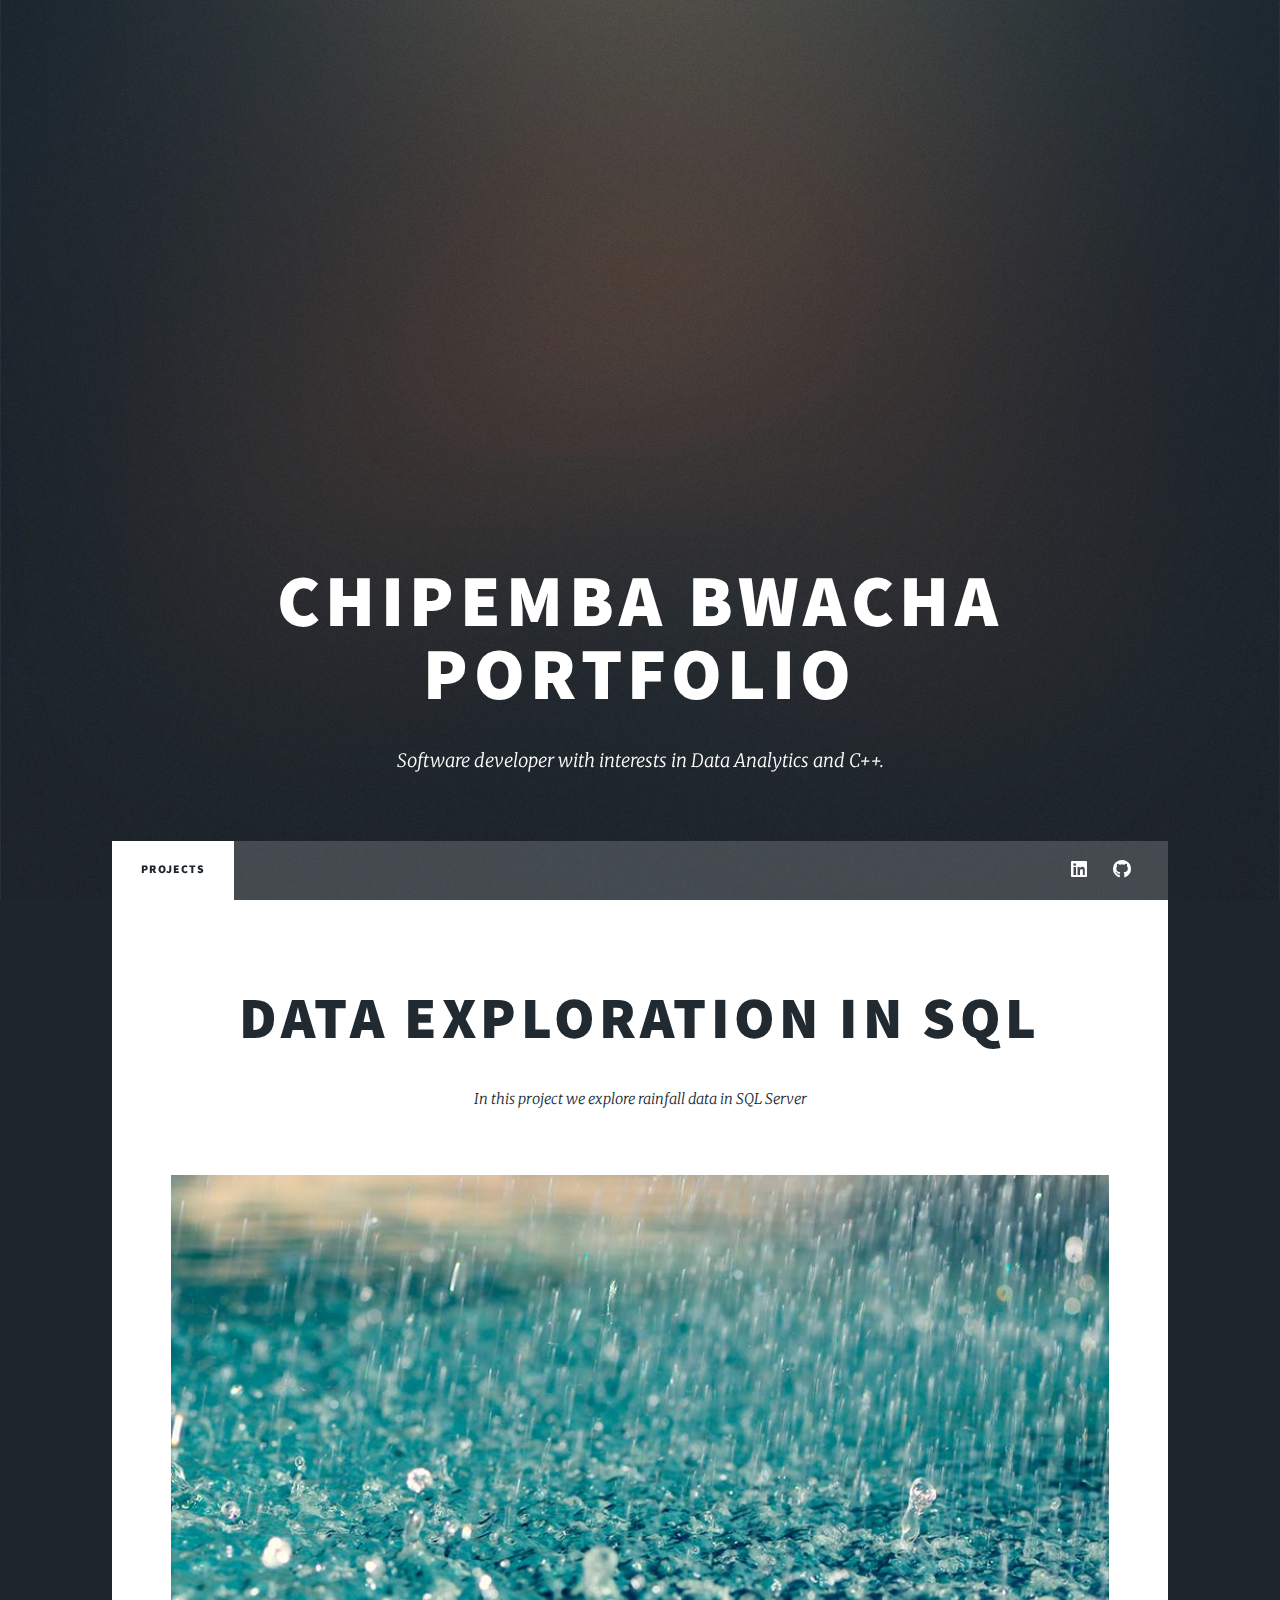
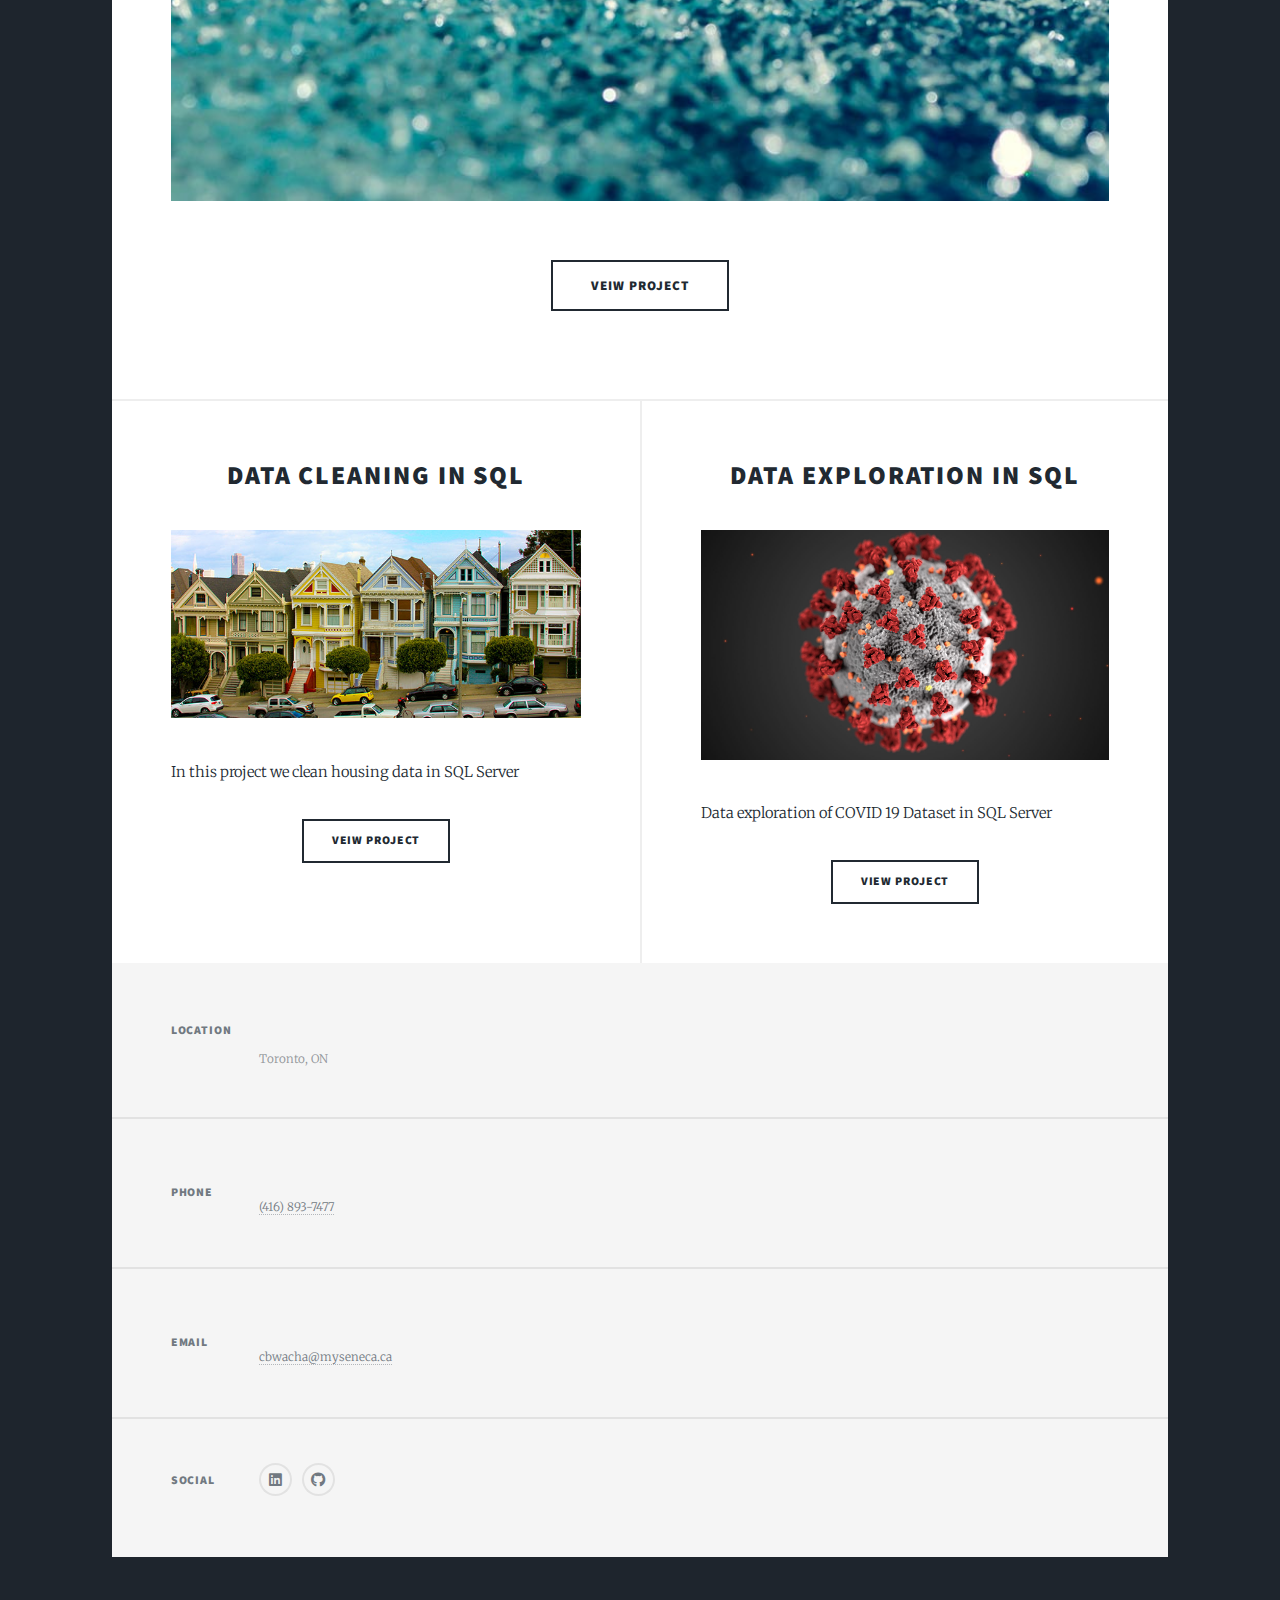
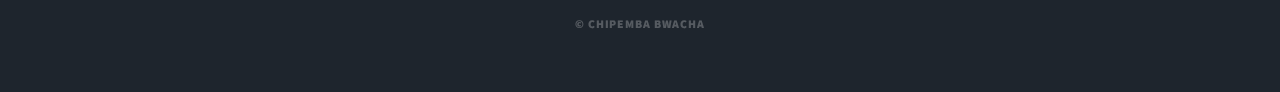
<file: index.html>
<!DOCTYPE HTML>
<!--
	Massively by HTML5 UP
	html5up.net | @ajlkn
	Free for personal and commercial use under the CCA 3.0 license (html5up.net/license)
-->
<html>
	<head>
		<title>Chipembab's Portfolio</title>
		<meta charset="utf-8" />
		<meta name="viewport" content="width=device-width, initial-scale=1, user-scalable=no" />
		<link rel="stylesheet" href="assets/css/main.css" />
		<noscript><link rel="stylesheet" href="assets/css/noscript.css" /></noscript>
	</head>
	<body class="is-preload">

		<!-- Wrapper -->
			<div id="wrapper" class="fade-in">

				<!-- Intro -->
					<div id="intro">
						<h1>Chipemba Bwacha<br/>
							Portfolio
						</h1>
						<p> Software developer with interests in Data Analytics and C++. </p>
						<!-- <ul class="actions">
							<li><a href="#header" class="button icon solid solo fa-arrow-up scrolly">Continue</a></li>
						</ul> -->
					</div>

				<!-- Nav -->
					<nav id="nav">
						<ul class="links">
							<li class="active"><a href="index.html">Projects</a></li>
						</ul>
						<ul class="icons">
							<li><a href="https://www.linkedin.com/in/chipembabwacha" class="icon brands alt fa-linkedin"><span class="label">linkedin</span></a></li>
							<li><a href="https://github.com/Chipemba?tab=repositories" class="icon brands alt fa-github"><span class="label">GitHub</span></a></li>
						</ul>
					</nav>

				<!-- Main -->
					<div id="main">

						<!-- Featured Post -->
							<article class="post featured">
								<header class="major">
									<h2><a href="ClimateChange/rainfallcc.html">Data Exploration In SQL<br/>
									</a></h2>
									<p>In this project we explore rainfall data in SQL Server</p>
								</header>
								<a href="ClimateChange/rainfallcc.html" class="image main"><img src="images/rainfallcc/rainfall.jpg" alt="" /></a>
								<ul class="actions special">
									<li><a href="ClimateChange/rainfallcc.html" class="button large">Veiw Project</a></li>
								</ul>
							</article>

						<!-- Posts -->
						<section class="posts">

								<article class="posts">
									<header >
										<h2>
											<a href="https://github.com/Chipemba/PortfolioProjects/blob/main/Nashville%20Housing%20-%20CleaningSQL.sql">Data Cleaning In SQL</a>
										</h2>
									</header>
									<a href="https://github.com/Chipemba/PortfolioProjects/blob/main/Nashville%20Housing%20-%20CleaningSQL.sql" class="image fit"><img src="images/housing.jpg" alt="" /></a>
									<p>In this project we clean housing data in SQL Server</p>
									<ul class="actions special">
										<li><a href="https://github.com/Chipemba/PortfolioProjects/blob/main/Nashville%20Housing%20-%20CleaningSQL.sql" class="button">Veiw Project</a></li>
									</ul>
								</article>

								<article class="posts">
									<header>
										<h2>
											<a href="https://github.com/Chipemba/PortfolioProjects/blob/main/COVID%20Portfolio%20Project%20-%20ExplorationSQL.sql">Data Exploration in SQL</a>
										</h2>
									</header>
									<a href="https://github.com/Chipemba/PortfolioProjects/blob/main/COVID%20Portfolio%20Project%20-%20ExplorationSQL.sql" class="image fit"><img src="images/covid.jpg" alt="" /></a>
									<p>Data exploration of COVID 19 Dataset in SQL Server</p>
									<ul class="actions special">
										<li><a href="https://github.com/Chipemba/PortfolioProjects/blob/main/COVID%20Portfolio%20Project%20-%20ExplorationSQL.sql" class="button">View Project</a></li>
									</ul>
								</article>
								
						</section>
					</div>

				<!-- Footer -->
					<footer id="footer">
						<section class="split contact">
							<section class="alt">
								<h3>Location</h3>
								<p><br/>Toronto, ON</p>
							</section>
							<section>
								<h3>Phone</h3>
								<p></br><a href="#">(416) 893-7477</a></p>
							</section>
							<section>
								<h3>Email</h3>
								<p></br><a href="#">cbwacha@myseneca.ca</a></p>
							</section>
							<section>
								<h3>Social</h3>
								<ul class="icons alt">
									<li><a href="https://www.linkedin.com/in/chipembabwacha" class="icon brands alt fa-linkedin"><span class="label">linkedin</span></a></li>
									<li><a href="https://github.com/Chipemba?tab=repositories" class="icon brands alt fa-github"><span class="label">GitHub</span></a></li>
								</ul>
							</section>
						</section>
					</footer>
					<!-- Copyright -->
					<div id="copyright">
						<ul><li>&copy; chipemba bwacha</li></ul>
					</div>
			</div>

		<!-- Scripts -->
			<script src="assets/js/jquery.min.js"></script>
			<script src="assets/js/jquery.scrollex.min.js"></script>
			<script src="assets/js/jquery.scrolly.min.js"></script>
			<script src="assets/js/browser.min.js"></script>
			<script src="assets/js/breakpoints.min.js"></script>
			<script src="assets/js/util.js"></script>
			<script src="assets/js/main.js"></script>

	</body>
</html>
</file>
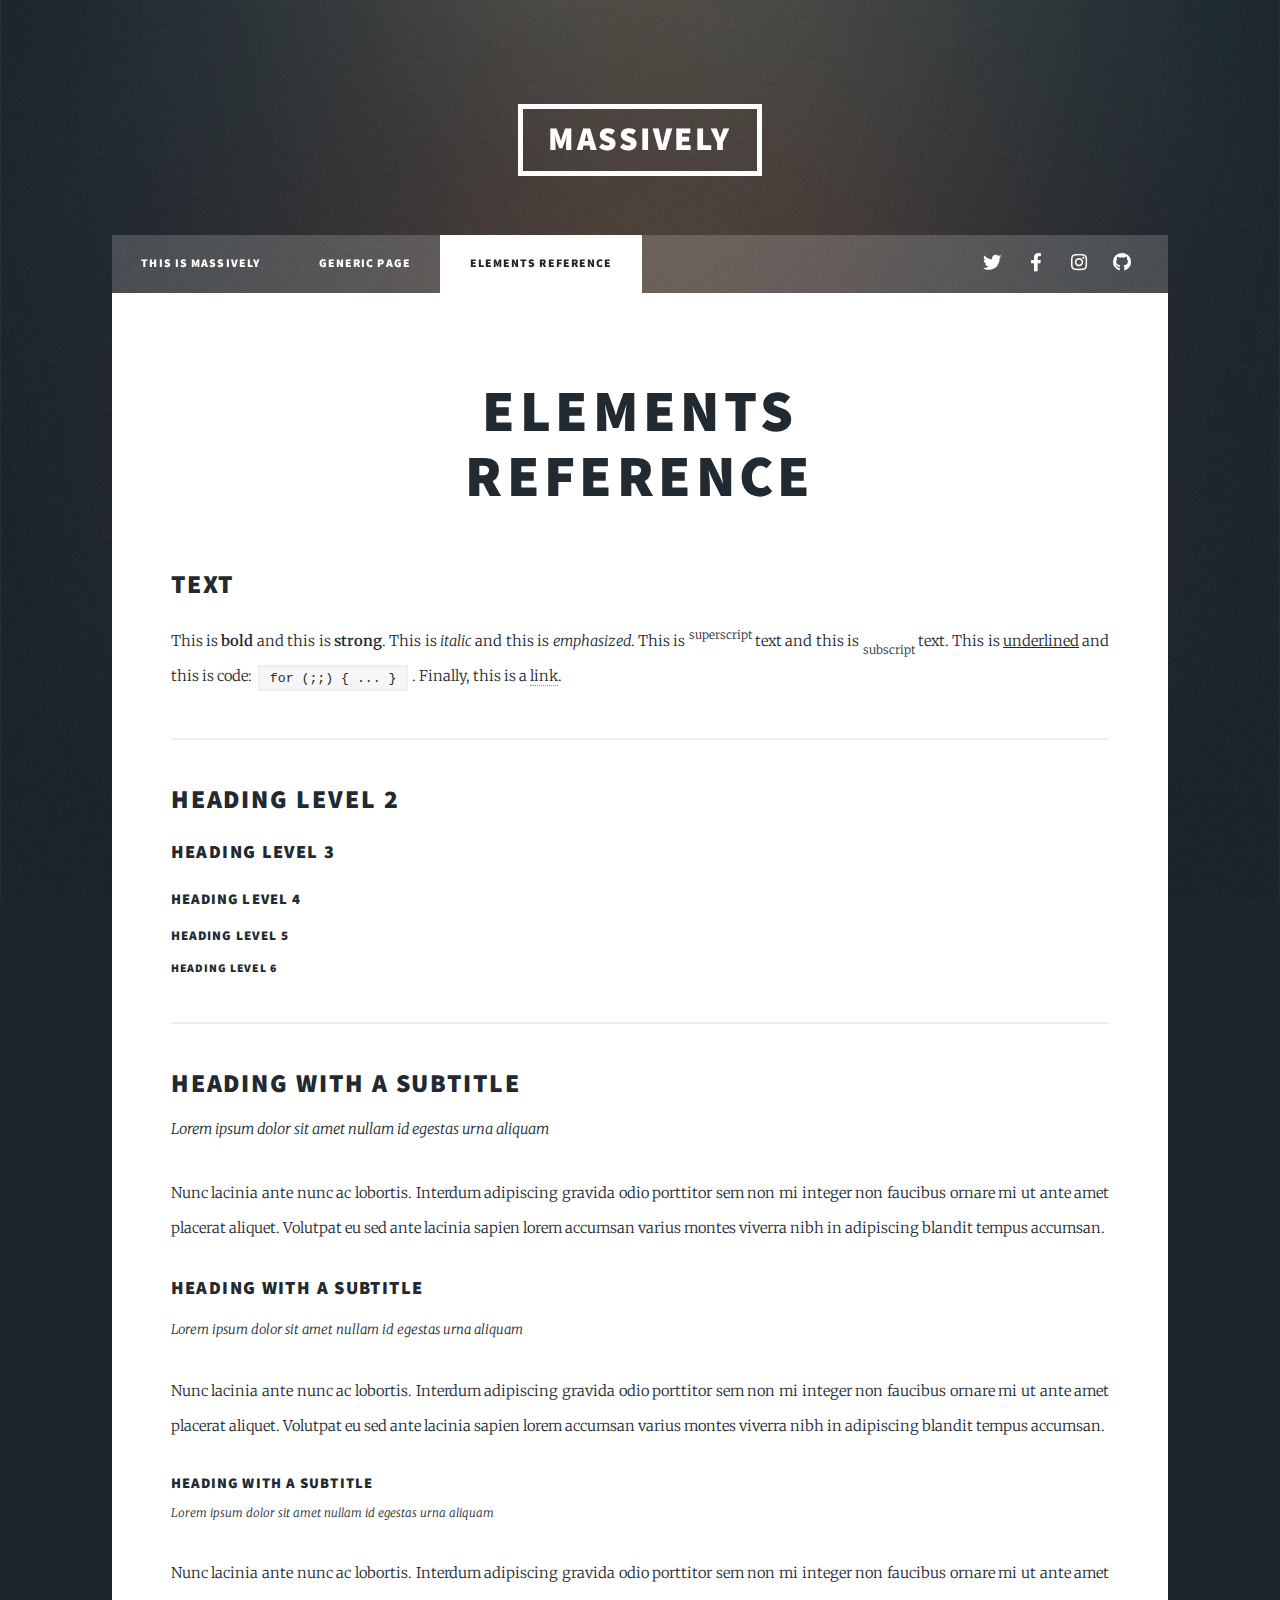
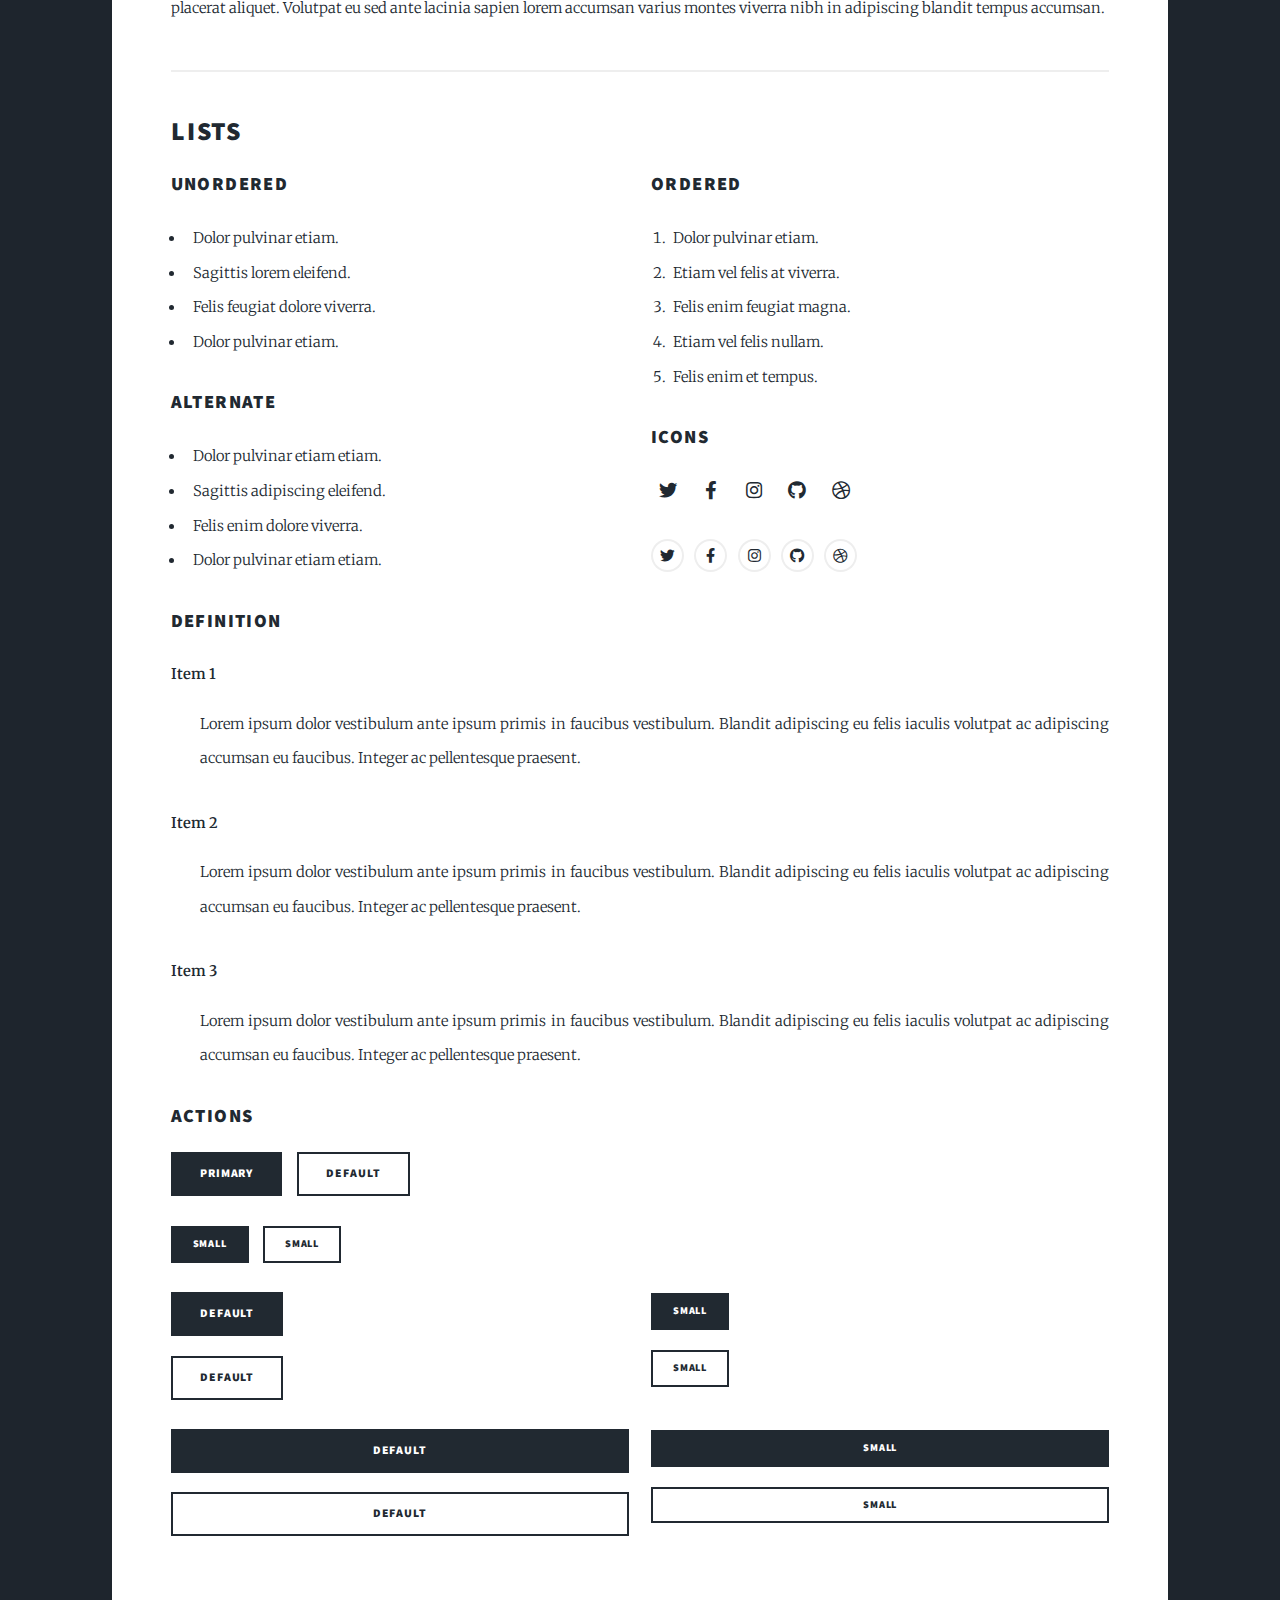
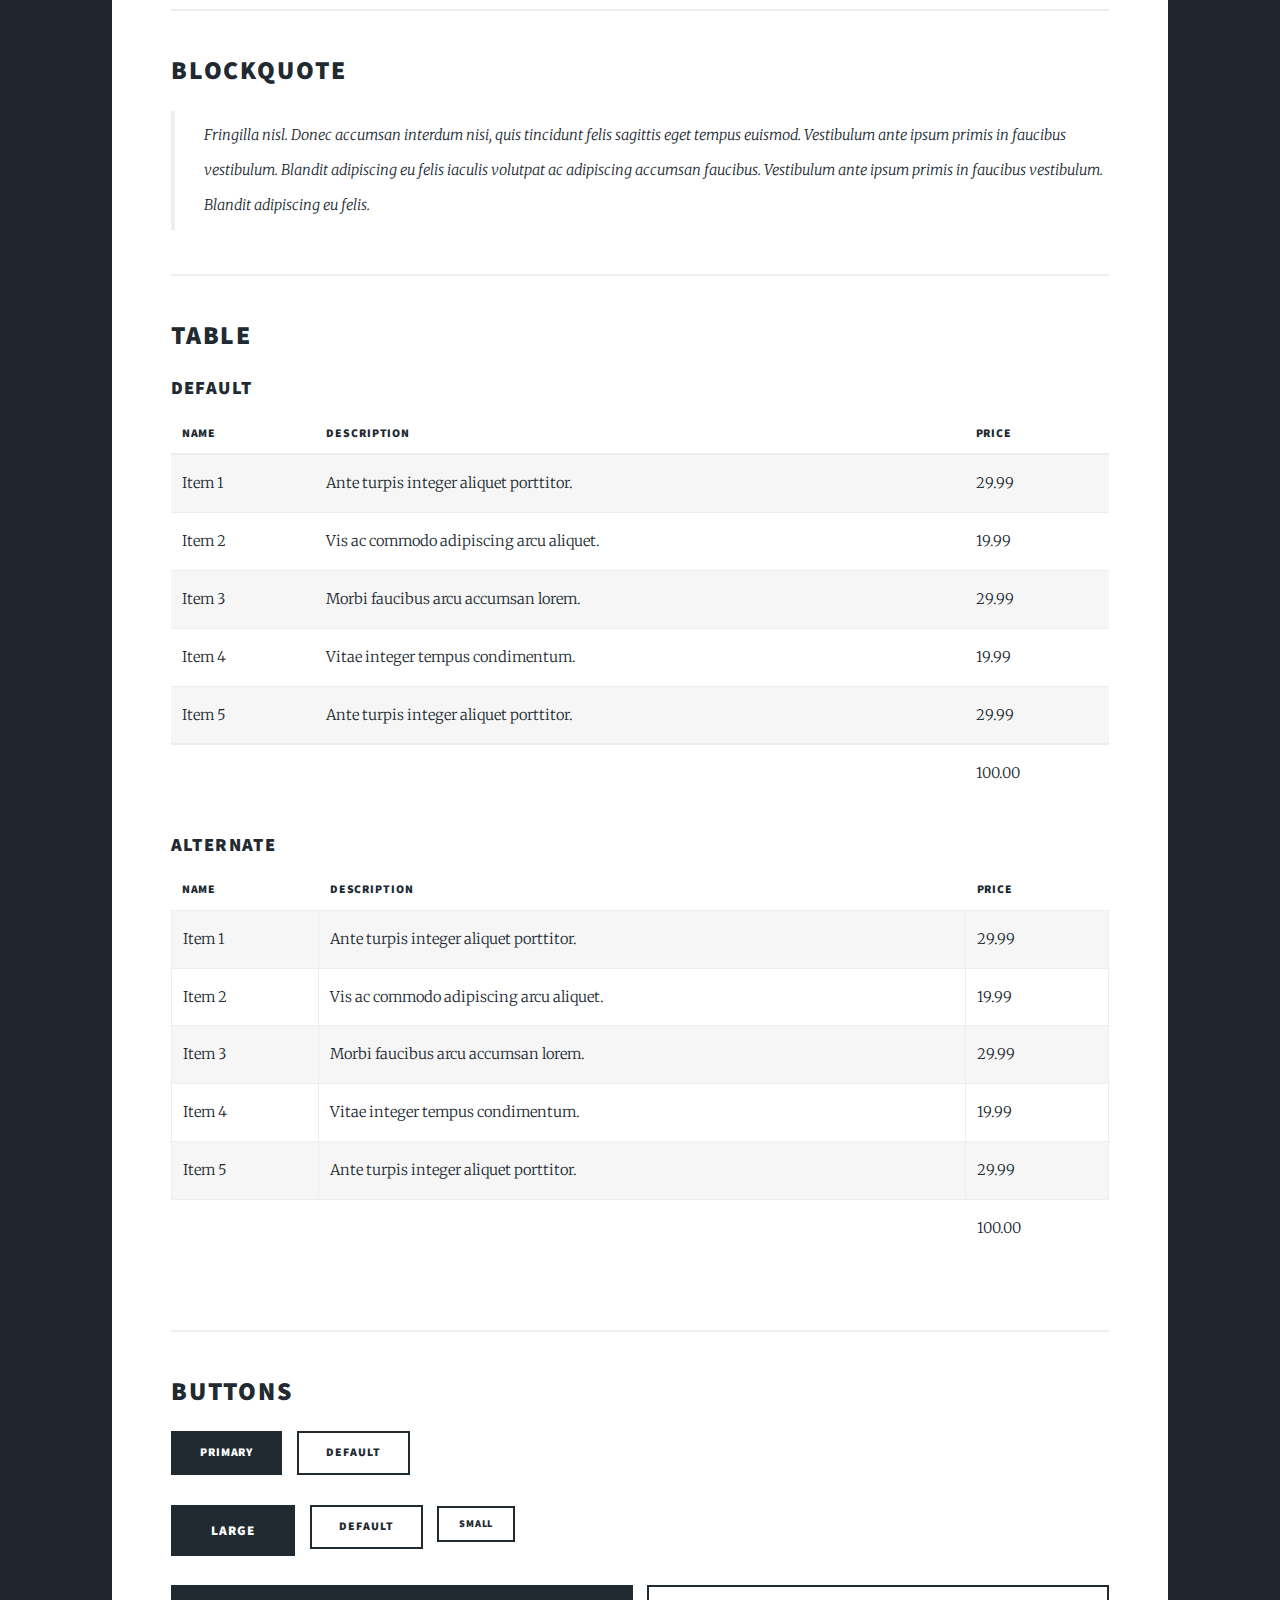
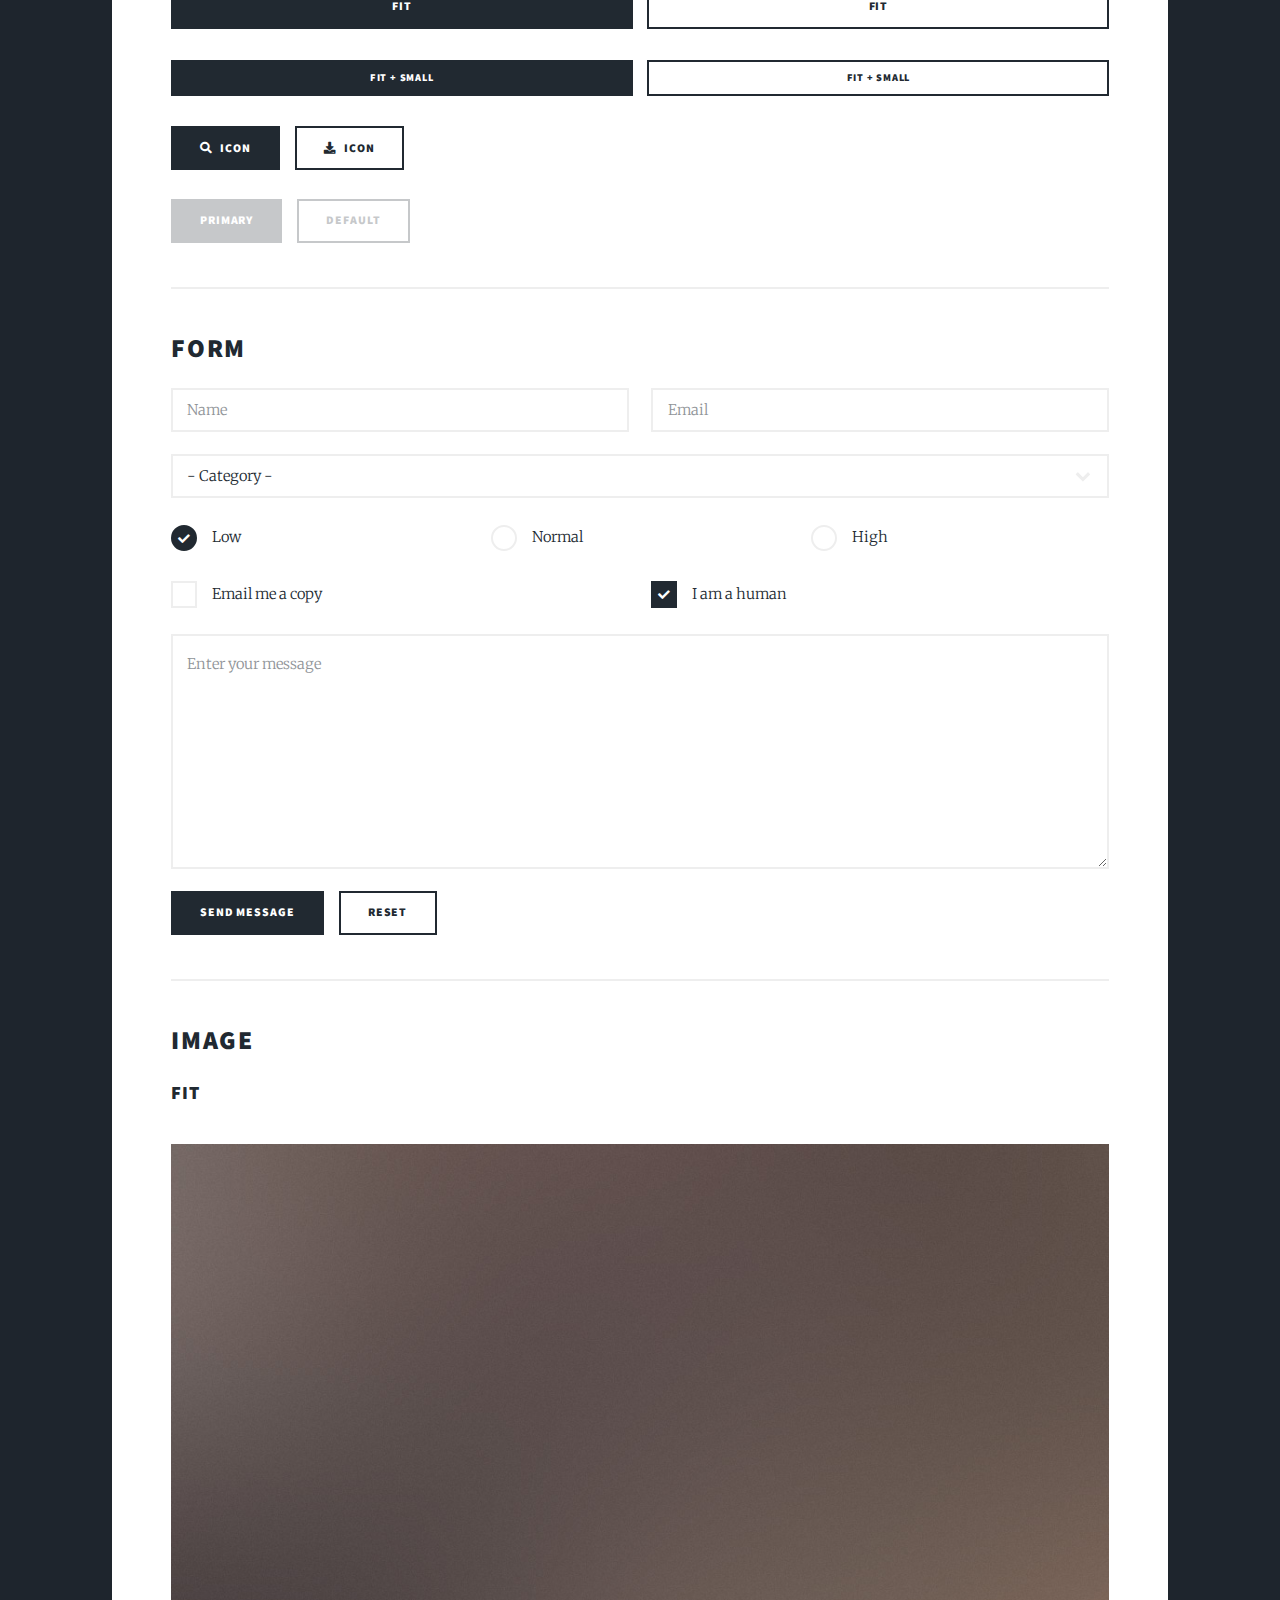
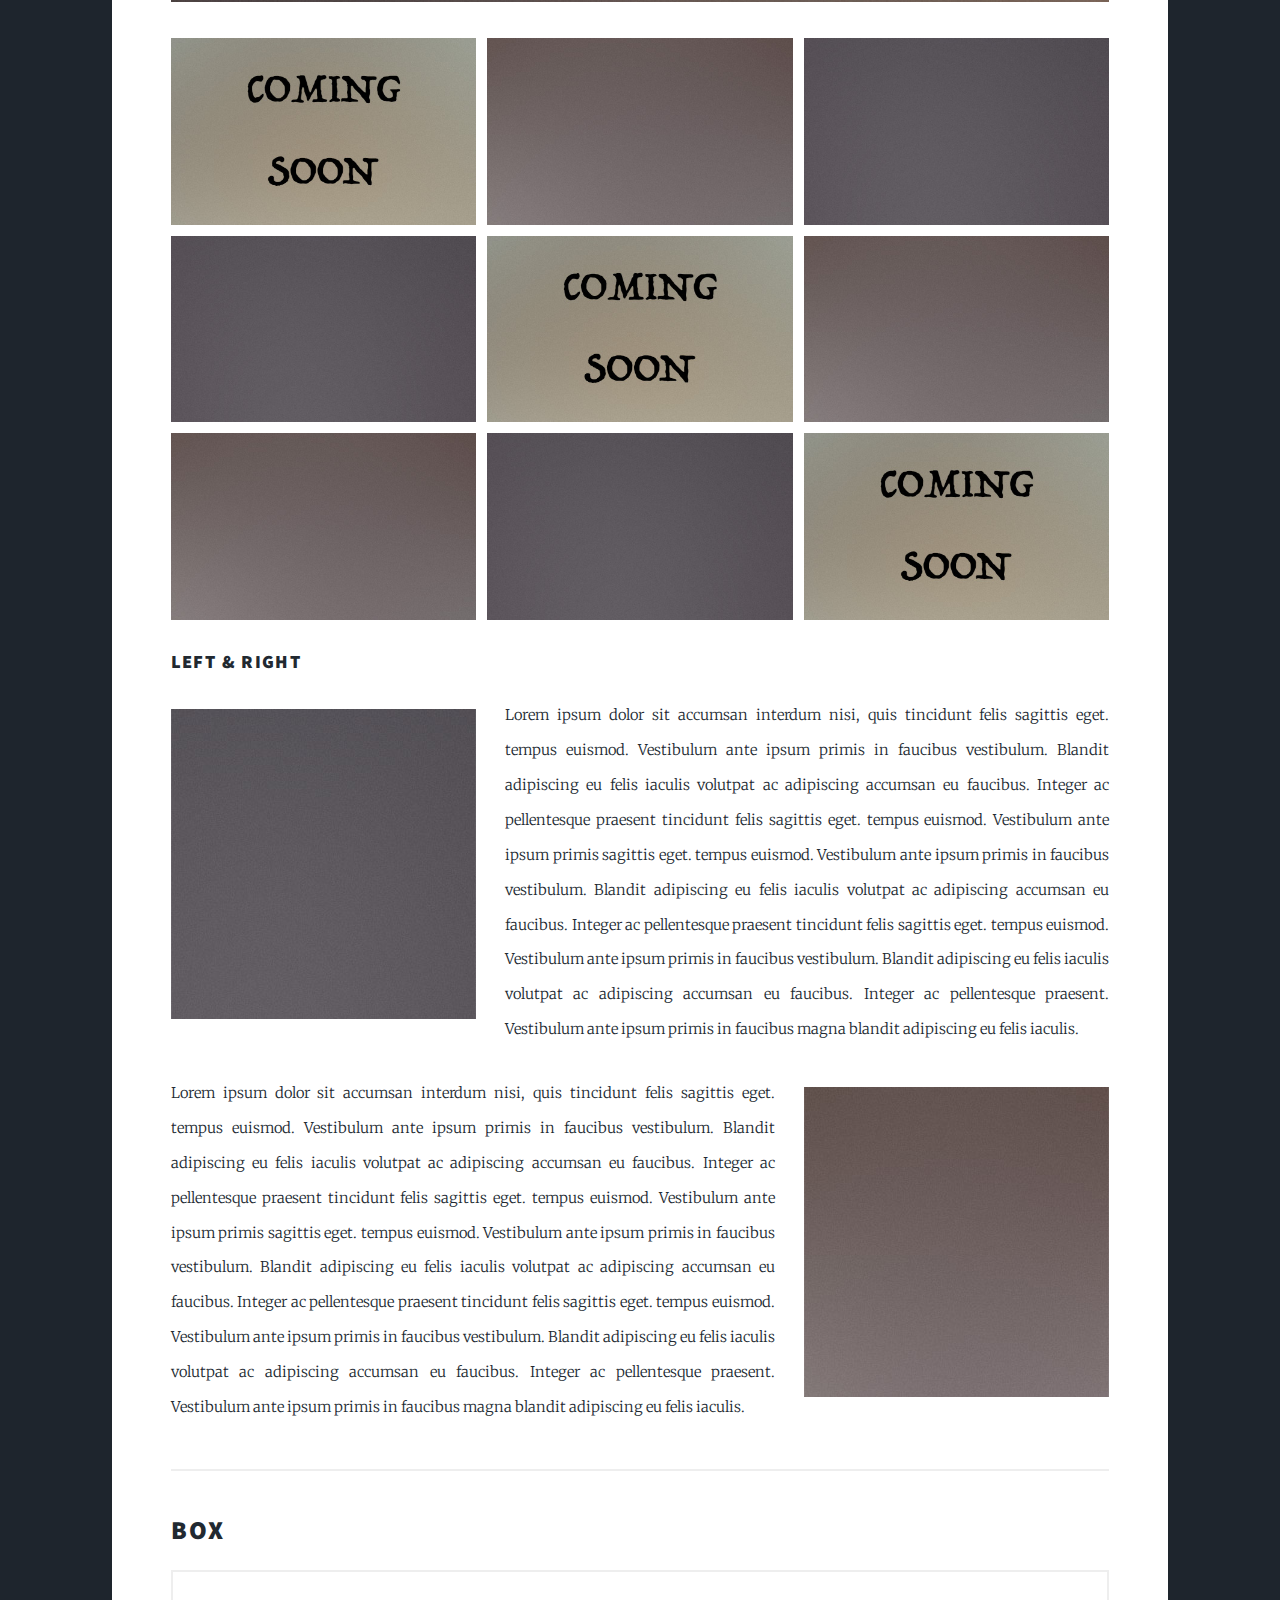
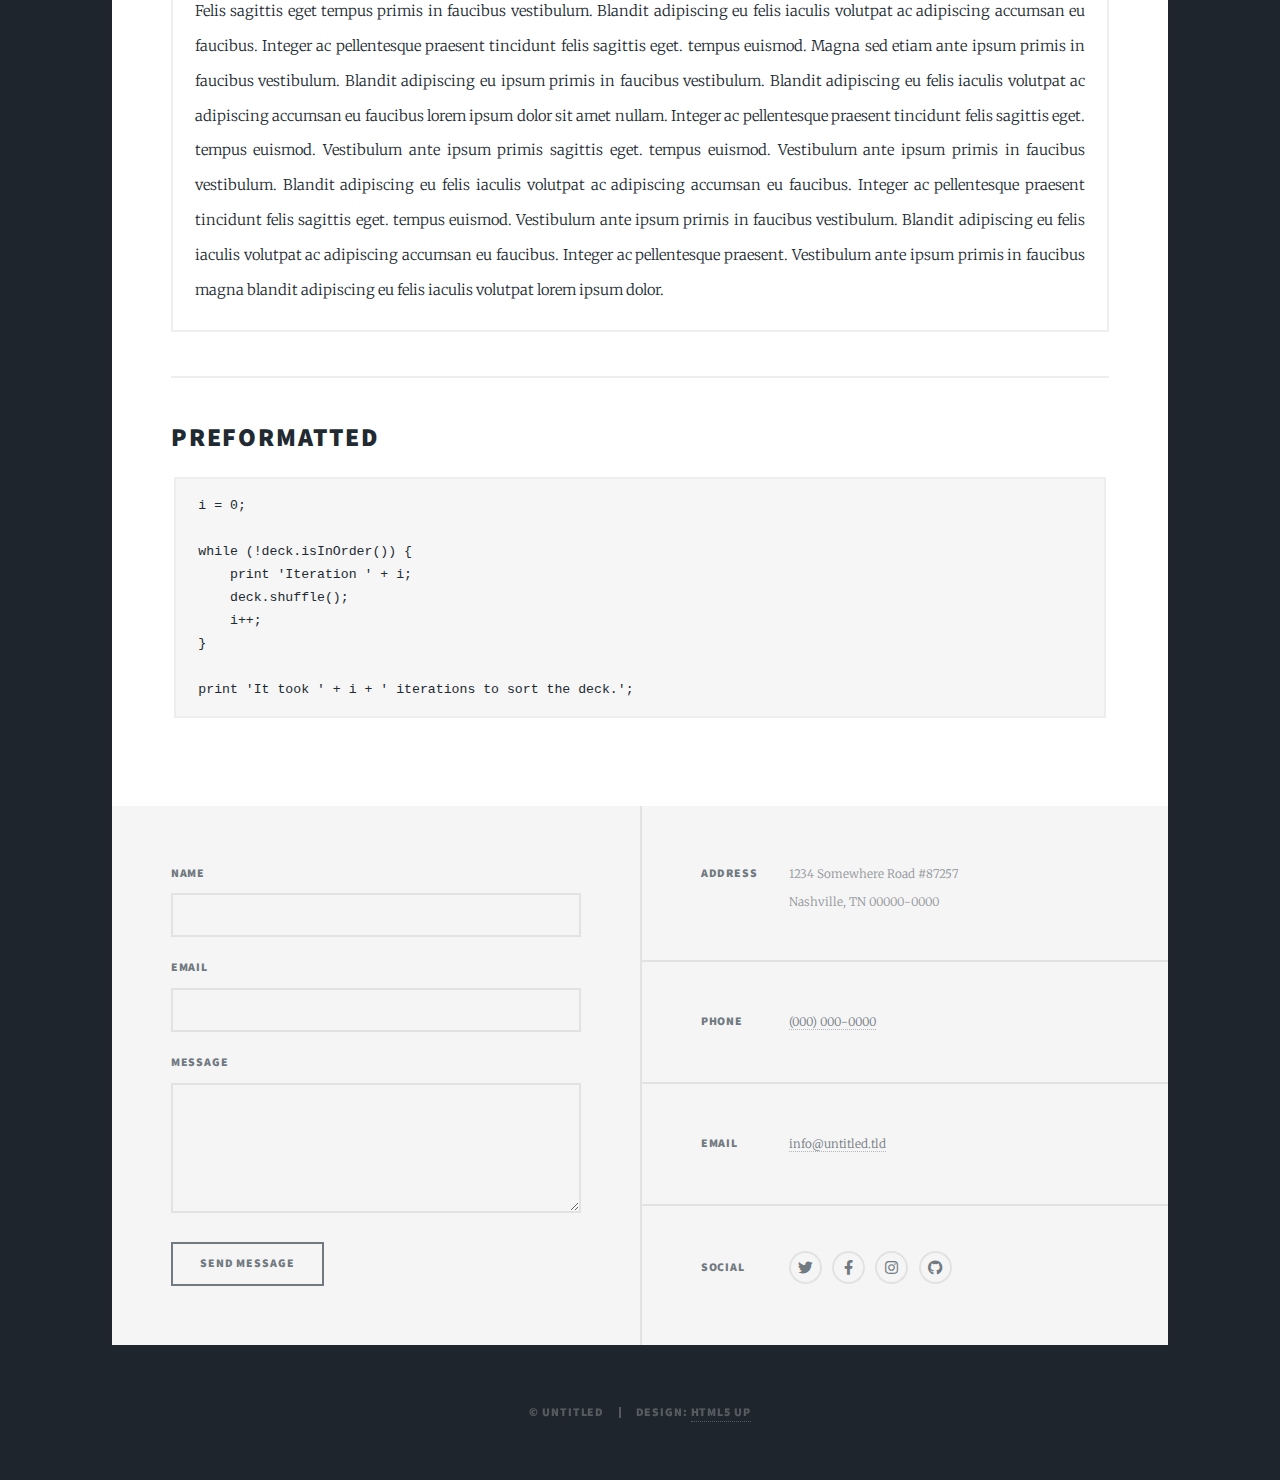
<file: elements.html>
<!DOCTYPE HTML>
<!--
	Massively by HTML5 UP
	html5up.net | @ajlkn
	Free for personal and commercial use under the CCA 3.0 license (html5up.net/license)
-->
<html>
	<head>
		<title>Elements Reference - Massively by HTML5 UP</title>
		<meta charset="utf-8" />
		<meta name="viewport" content="width=device-width, initial-scale=1, user-scalable=no" />
		<link rel="stylesheet" href="assets/css/main.css" />
		<noscript><link rel="stylesheet" href="assets/css/noscript.css" /></noscript>
	</head>
	<body class="is-preload">

		<!-- Wrapper -->
			<div id="wrapper">

				<!-- Header -->
					<header id="header">
						<a href="index.html" class="logo">Massively</a>
					</header>

				<!-- Nav -->
					<nav id="nav">
						<ul class="links">
							<li><a href="index.html">This is Massively</a></li>
							<li><a href="generic.html">Generic Page</a></li>
							<li class="active"><a href="elements.html">Elements Reference</a></li>
						</ul>
						<ul class="icons">
							<li><a href="#" class="icon brands fa-twitter"><span class="label">Twitter</span></a></li>
							<li><a href="#" class="icon brands fa-facebook-f"><span class="label">Facebook</span></a></li>
							<li><a href="#" class="icon brands fa-instagram"><span class="label">Instagram</span></a></li>
							<li><a href="#" class="icon brands fa-github"><span class="label">GitHub</span></a></li>
						</ul>
					</nav>

				<!-- Main -->
					<div id="main">

						<!-- Post -->
							<section class="post">
								<header class="major">
									<h1>Elements<br />
									Reference</h1>
								</header>

								<!-- Text stuff -->
									<h2>Text</h2>
									<p>This is <b>bold</b> and this is <strong>strong</strong>. This is <i>italic</i> and this is <em>emphasized</em>.
									This is <sup>superscript</sup> text and this is <sub>subscript</sub> text.
									This is <u>underlined</u> and this is code: <code>for (;;) { ... }</code>.
									Finally, this is a <a href="#">link</a>.</p>
									<hr />
									<h2>Heading Level 2</h2>
									<h3>Heading Level 3</h3>
									<h4>Heading Level 4</h4>
									<h5>Heading Level 5</h5>
									<h6>Heading Level 6</h6>
									<hr />
									<header>
										<h2>Heading with a Subtitle</h2>
										<p>Lorem ipsum dolor sit amet nullam id egestas urna aliquam</p>
									</header>
									<p>Nunc lacinia ante nunc ac lobortis. Interdum adipiscing gravida odio porttitor sem non mi integer non faucibus ornare mi ut ante amet placerat aliquet. Volutpat eu sed ante lacinia sapien lorem accumsan varius montes viverra nibh in adipiscing blandit tempus accumsan.</p>
									<header>
										<h3>Heading with a Subtitle</h3>
										<p>Lorem ipsum dolor sit amet nullam id egestas urna aliquam</p>
									</header>
									<p>Nunc lacinia ante nunc ac lobortis. Interdum adipiscing gravida odio porttitor sem non mi integer non faucibus ornare mi ut ante amet placerat aliquet. Volutpat eu sed ante lacinia sapien lorem accumsan varius montes viverra nibh in adipiscing blandit tempus accumsan.</p>
									<header>
										<h4>Heading with a Subtitle</h4>
										<p>Lorem ipsum dolor sit amet nullam id egestas urna aliquam</p>
									</header>
									<p>Nunc lacinia ante nunc ac lobortis. Interdum adipiscing gravida odio porttitor sem non mi integer non faucibus ornare mi ut ante amet placerat aliquet. Volutpat eu sed ante lacinia sapien lorem accumsan varius montes viverra nibh in adipiscing blandit tempus accumsan.</p>

									<hr />

								<!-- Lists -->
									<h2>Lists</h2>
									<div class="row">
										<div class="col-6 col-12-small">

											<h3>Unordered</h3>
											<ul>
												<li>Dolor pulvinar etiam.</li>
												<li>Sagittis lorem eleifend.</li>
												<li>Felis feugiat dolore viverra.</li>
												<li>Dolor pulvinar etiam.</li>
											</ul>

											<h3>Alternate</h3>
											<ul class="alt">
												<li>Dolor pulvinar etiam etiam.</li>
												<li>Sagittis adipiscing eleifend.</li>
												<li>Felis enim dolore viverra.</li>
												<li>Dolor pulvinar etiam etiam.</li>
											</ul>

										</div>
										<div class="col-6 col-12-small">

											<h3>Ordered</h3>
											<ol>
												<li>Dolor pulvinar etiam.</li>
												<li>Etiam vel felis at viverra.</li>
												<li>Felis enim feugiat magna.</li>
												<li>Etiam vel felis nullam.</li>
												<li>Felis enim et tempus.</li>
											</ol>

											<h3>Icons</h3>
											<ul class="icons">
												<li><a href="#" class="icon brands fa-twitter"><span class="label">Twitter</span></a></li>
												<li><a href="#" class="icon brands fa-facebook-f"><span class="label">Facebook</span></a></li>
												<li><a href="#" class="icon brands fa-instagram"><span class="label">Instagram</span></a></li>
												<li><a href="#" class="icon brands fa-github"><span class="label">Github</span></a></li>
												<li><a href="#" class="icon brands fa-dribbble"><span class="label">Dribbble</span></a></li>
											</ul>
											<ul class="icons alt">
												<li><a href="#" class="icon brands alt fa-twitter"><span class="label">Twitter</span></a></li>
												<li><a href="#" class="icon brands alt fa-facebook-f"><span class="label">Facebook</span></a></li>
												<li><a href="#" class="icon brands alt fa-instagram"><span class="label">Instagram</span></a></li>
												<li><a href="#" class="icon brands alt fa-github"><span class="label">Github</span></a></li>
												<li><a href="#" class="icon brands alt fa-dribbble"><span class="label">Dribbble</span></a></li>
											</ul>

										</div>
									</div>
									<h3>Definition</h3>
									<dl>
										<dt>Item 1</dt>
										<dd>
											<p>Lorem ipsum dolor vestibulum ante ipsum primis in faucibus vestibulum. Blandit adipiscing eu felis iaculis volutpat ac adipiscing accumsan eu faucibus. Integer ac pellentesque praesent.</p>
										</dd>
										<dt>Item 2</dt>
										<dd>
											<p>Lorem ipsum dolor vestibulum ante ipsum primis in faucibus vestibulum. Blandit adipiscing eu felis iaculis volutpat ac adipiscing accumsan eu faucibus. Integer ac pellentesque praesent.</p>
										</dd>
										<dt>Item 3</dt>
										<dd>
											<p>Lorem ipsum dolor vestibulum ante ipsum primis in faucibus vestibulum. Blandit adipiscing eu felis iaculis volutpat ac adipiscing accumsan eu faucibus. Integer ac pellentesque praesent.</p>
										</dd>
									</dl>

									<h3>Actions</h3>
									<ul class="actions">
										<li><a href="#" class="button primary">Primary</a></li>
										<li><a href="#" class="button">Default</a></li>
									</ul>
									<ul class="actions small">
										<li><a href="#" class="button primary small">Small</a></li>
										<li><a href="#" class="button small">Small</a></li>
									</ul>
									<div class="row">
										<div class="col-6 col-12-small">
											<ul class="actions stacked">
												<li><a href="#" class="button primary">Default</a></li>
												<li><a href="#" class="button">Default</a></li>
											</ul>
										</div>
										<div class="col-6 col-12-small">
											<ul class="actions stacked">
												<li><a href="#" class="button primary small">Small</a></li>
												<li><a href="#" class="button small">Small</a></li>
											</ul>
										</div>
									</div>
									<div class="row">
										<div class="col-6 col-12-small">
											<ul class="actions stacked">
												<li><a href="#" class="button primary fit">Default</a></li>
												<li><a href="#" class="button fit">Default</a></li>
											</ul>
										</div>
										<div class="col-6 col-12-small">
											<ul class="actions stacked">
												<li><a href="#" class="button primary small fit">Small</a></li>
												<li><a href="#" class="button small fit">Small</a></li>
											</ul>
										</div>
									</div>

									<hr />

								<!-- Blockquote -->
									<h2>Blockquote</h2>
									<blockquote>Fringilla nisl. Donec accumsan interdum nisi, quis tincidunt felis sagittis eget tempus euismod. Vestibulum ante ipsum primis in faucibus vestibulum. Blandit adipiscing eu felis iaculis volutpat ac adipiscing accumsan faucibus. Vestibulum ante ipsum primis in faucibus vestibulum. Blandit adipiscing eu felis.</blockquote>

									<hr />

								<!-- Table -->
									<h2>Table</h2>

									<h3>Default</h3>
									<div class="table-wrapper">
										<table>
											<thead>
												<tr>
													<th>Name</th>
													<th>Description</th>
													<th>Price</th>
												</tr>
											</thead>
											<tbody>
												<tr>
													<td>Item 1</td>
													<td>Ante turpis integer aliquet porttitor.</td>
													<td>29.99</td>
												</tr>
												<tr>
													<td>Item 2</td>
													<td>Vis ac commodo adipiscing arcu aliquet.</td>
													<td>19.99</td>
												</tr>
												<tr>
													<td>Item 3</td>
													<td> Morbi faucibus arcu accumsan lorem.</td>
													<td>29.99</td>
												</tr>
												<tr>
													<td>Item 4</td>
													<td>Vitae integer tempus condimentum.</td>
													<td>19.99</td>
												</tr>
												<tr>
													<td>Item 5</td>
													<td>Ante turpis integer aliquet porttitor.</td>
													<td>29.99</td>
												</tr>
											</tbody>
											<tfoot>
												<tr>
													<td colspan="2"></td>
													<td>100.00</td>
												</tr>
											</tfoot>
										</table>
									</div>

									<h3>Alternate</h3>
									<div class="table-wrapper">
										<table class="alt">
											<thead>
												<tr>
													<th>Name</th>
													<th>Description</th>
													<th>Price</th>
												</tr>
											</thead>
											<tbody>
												<tr>
													<td>Item 1</td>
													<td>Ante turpis integer aliquet porttitor.</td>
													<td>29.99</td>
												</tr>
												<tr>
													<td>Item 2</td>
													<td>Vis ac commodo adipiscing arcu aliquet.</td>
													<td>19.99</td>
												</tr>
												<tr>
													<td>Item 3</td>
													<td> Morbi faucibus arcu accumsan lorem.</td>
													<td>29.99</td>
												</tr>
												<tr>
													<td>Item 4</td>
													<td>Vitae integer tempus condimentum.</td>
													<td>19.99</td>
												</tr>
												<tr>
													<td>Item 5</td>
													<td>Ante turpis integer aliquet porttitor.</td>
													<td>29.99</td>
												</tr>
											</tbody>
											<tfoot>
												<tr>
													<td colspan="2"></td>
													<td>100.00</td>
												</tr>
											</tfoot>
										</table>
									</div>

									<hr />

								<!-- Buttons -->
									<h2>Buttons</h2>
									<ul class="actions">
										<li><a href="#" class="button primary">Primary</a></li>
										<li><a href="#" class="button">Default</a></li>
									</ul>
									<ul class="actions">
										<li><a href="#" class="button primary large">Large</a></li>
										<li><a href="#" class="button">Default</a></li>
										<li><a href="#" class="button small">Small</a></li>
									</ul>
									<ul class="actions fit">
										<li><a href="#" class="button primary fit">Fit</a></li>
										<li><a href="#" class="button fit">Fit</a></li>
									</ul>
									<ul class="actions fit small">
										<li><a href="#" class="button primary fit small">Fit + Small</a></li>
										<li><a href="#" class="button fit small">Fit + Small</a></li>
									</ul>
									<ul class="actions">
										<li><a href="#" class="button primary icon solid fa-search">Icon</a></li>
										<li><a href="#" class="button icon solid fa-download">Icon</a></li>
									</ul>
									<ul class="actions">
										<li><span class="button primary disabled">Primary</span></li>
										<li><span class="button disabled">Default</span></li>
									</ul>

									<hr />

								<!-- Form -->
									<h2>Form</h2>

									<form method="post" action="#">
										<div class="row gtr-uniform">
											<div class="col-6 col-12-xsmall">
												<input type="text" name="demo-name" id="demo-name" value="" placeholder="Name" />
											</div>
											<div class="col-6 col-12-xsmall">
												<input type="email" name="demo-email" id="demo-email" value="" placeholder="Email" />
											</div>
											<!-- Break -->
											<div class="col-12">
												<select name="demo-category" id="demo-category">
													<option value="">- Category -</option>
													<option value="1">Manufacturing</option>
													<option value="1">Shipping</option>
													<option value="1">Administration</option>
													<option value="1">Human Resources</option>
												</select>
											</div>
											<!-- Break -->
											<div class="col-4 col-12-small">
												<input type="radio" id="demo-priority-low" name="demo-priority" checked>
												<label for="demo-priority-low">Low</label>
											</div>
											<div class="col-4 col-12-small">
												<input type="radio" id="demo-priority-normal" name="demo-priority">
												<label for="demo-priority-normal">Normal</label>
											</div>
											<div class="col-4 col-12-small">
												<input type="radio" id="demo-priority-high" name="demo-priority">
												<label for="demo-priority-high">High</label>
											</div>
											<!-- Break -->
											<div class="col-6 col-12-small">
												<input type="checkbox" id="demo-copy" name="demo-copy">
												<label for="demo-copy">Email me a copy</label>
											</div>
											<div class="col-6 col-12-small">
												<input type="checkbox" id="demo-human" name="demo-human" checked>
												<label for="demo-human">I am a human</label>
											</div>
											<!-- Break -->
											<div class="col-12">
												<textarea name="demo-message" id="demo-message" placeholder="Enter your message" rows="6"></textarea>
											</div>
											<!-- Break -->
											<div class="col-12">
												<ul class="actions">
													<li><input type="submit" value="Send Message" class="primary" /></li>
													<li><input type="reset" value="Reset" /></li>
												</ul>
											</div>
										</div>
									</form>

									<hr />

								<!-- Image -->
									<h2>Image</h2>

									<h3>Fit</h3>
									<span class="image fit"><img src="images/pic01.jpg" alt="" /></span>
									<div class="box alt">
										<div class="row gtr-50 gtr-uniform">
											<div class="col-4"><span class="image fit"><img src="images/pic02.jpg" alt="" /></span></div>
											<div class="col-4"><span class="image fit"><img src="images/pic03.jpg" alt="" /></span></div>
											<div class="col-4"><span class="image fit"><img src="images/pic04.jpg" alt="" /></span></div>
											<!-- Break -->
											<div class="col-4"><span class="image fit"><img src="images/pic04.jpg" alt="" /></span></div>
											<div class="col-4"><span class="image fit"><img src="images/pic02.jpg" alt="" /></span></div>
											<div class="col-4"><span class="image fit"><img src="images/pic03.jpg" alt="" /></span></div>
											<!-- Break -->
											<div class="col-4"><span class="image fit"><img src="images/pic03.jpg" alt="" /></span></div>
											<div class="col-4"><span class="image fit"><img src="images/pic04.jpg" alt="" /></span></div>
											<div class="col-4"><span class="image fit"><img src="images/pic02.jpg" alt="" /></span></div>
										</div>
									</div>

									<h3>Left &amp; Right</h3>
									<p><span class="image left"><img src="images/pic08.jpg" alt="" /></span>Lorem ipsum dolor sit accumsan interdum nisi, quis tincidunt felis sagittis eget. tempus euismod. Vestibulum ante ipsum primis in faucibus vestibulum. Blandit adipiscing eu felis iaculis volutpat ac adipiscing accumsan eu faucibus. Integer ac pellentesque praesent tincidunt felis sagittis eget. tempus euismod. Vestibulum ante ipsum primis sagittis eget. tempus euismod. Vestibulum ante ipsum primis in faucibus vestibulum. Blandit adipiscing eu felis iaculis volutpat ac adipiscing accumsan eu faucibus. Integer ac pellentesque praesent tincidunt felis sagittis eget. tempus euismod. Vestibulum ante ipsum primis in faucibus vestibulum. Blandit adipiscing eu felis iaculis volutpat ac adipiscing accumsan eu faucibus. Integer ac pellentesque praesent. Vestibulum ante ipsum primis in faucibus magna blandit adipiscing eu felis iaculis.</p>
									<p><span class="image right"><img src="images/pic09.jpg" alt="" /></span>Lorem ipsum dolor sit accumsan interdum nisi, quis tincidunt felis sagittis eget. tempus euismod. Vestibulum ante ipsum primis in faucibus vestibulum. Blandit adipiscing eu felis iaculis volutpat ac adipiscing accumsan eu faucibus. Integer ac pellentesque praesent tincidunt felis sagittis eget. tempus euismod. Vestibulum ante ipsum primis sagittis eget. tempus euismod. Vestibulum ante ipsum primis in faucibus vestibulum. Blandit adipiscing eu felis iaculis volutpat ac adipiscing accumsan eu faucibus. Integer ac pellentesque praesent tincidunt felis sagittis eget. tempus euismod. Vestibulum ante ipsum primis in faucibus vestibulum. Blandit adipiscing eu felis iaculis volutpat ac adipiscing accumsan eu faucibus. Integer ac pellentesque praesent. Vestibulum ante ipsum primis in faucibus magna blandit adipiscing eu felis iaculis.</p>

									<hr />

								<!-- Box -->
									<h2>Box</h2>
									<div class="box">
										<p>Felis sagittis eget tempus primis in faucibus vestibulum. Blandit adipiscing eu felis iaculis volutpat ac adipiscing accumsan eu faucibus. Integer ac pellentesque praesent tincidunt felis sagittis eget. tempus euismod. Magna sed etiam ante ipsum primis in faucibus vestibulum. Blandit adipiscing eu ipsum primis in faucibus vestibulum. Blandit adipiscing eu felis iaculis volutpat ac adipiscing accumsan eu faucibus lorem ipsum dolor sit amet nullam. Integer ac pellentesque praesent tincidunt felis sagittis eget. tempus euismod. Vestibulum ante ipsum primis sagittis eget. tempus euismod. Vestibulum ante ipsum primis in faucibus vestibulum. Blandit adipiscing eu felis iaculis volutpat ac adipiscing accumsan eu faucibus. Integer ac pellentesque praesent tincidunt felis sagittis eget. tempus euismod. Vestibulum ante ipsum primis in faucibus vestibulum. Blandit adipiscing eu felis iaculis volutpat ac adipiscing accumsan eu faucibus. Integer ac pellentesque praesent. Vestibulum ante ipsum primis in faucibus magna blandit adipiscing eu felis iaculis volutpat lorem ipsum dolor.</p>
									</div>

									<hr />

								<!-- Preformatted Code -->
									<h2>Preformatted</h2>
									<pre><code>i = 0;

while (!deck.isInOrder()) {
    print 'Iteration ' + i;
    deck.shuffle();
    i++;
}

print 'It took ' + i + ' iterations to sort the deck.';
</code></pre>

							</section>

					</div>

				<!-- Footer -->
					<footer id="footer">
						<section>
							<form method="post" action="#">
								<div class="fields">
									<div class="field">
										<label for="name">Name</label>
										<input type="text" name="name" id="name" />
									</div>
									<div class="field">
										<label for="email">Email</label>
										<input type="text" name="email" id="email" />
									</div>
									<div class="field">
										<label for="message">Message</label>
										<textarea name="message" id="message" rows="3"></textarea>
									</div>
								</div>
								<ul class="actions">
									<li><input type="submit" value="Send Message" /></li>
								</ul>
							</form>
						</section>
						<section class="split contact">
							<section class="alt">
								<h3>Address</h3>
								<p>1234 Somewhere Road #87257<br />
								Nashville, TN 00000-0000</p>
							</section>
							<section>
								<h3>Phone</h3>
								<p><a href="#">(000) 000-0000</a></p>
							</section>
							<section>
								<h3>Email</h3>
								<p><a href="#">info@untitled.tld</a></p>
							</section>
							<section>
								<h3>Social</h3>
								<ul class="icons alt">
									<li><a href="#" class="icon brands alt fa-twitter"><span class="label">Twitter</span></a></li>
									<li><a href="#" class="icon brands alt fa-facebook-f"><span class="label">Facebook</span></a></li>
									<li><a href="#" class="icon brands alt fa-instagram"><span class="label">Instagram</span></a></li>
									<li><a href="#" class="icon brands alt fa-github"><span class="label">GitHub</span></a></li>
								</ul>
							</section>
						</section>
					</footer>

				<!-- Copyright -->
					<div id="copyright">
						<ul><li>&copy; Untitled</li><li>Design: <a href="https://html5up.net">HTML5 UP</a></li></ul>
					</div>

			</div>

		<!-- Scripts -->
			<script src="assets/js/jquery.min.js"></script>
			<script src="assets/js/jquery.scrollex.min.js"></script>
			<script src="assets/js/jquery.scrolly.min.js"></script>
			<script src="assets/js/browser.min.js"></script>
			<script src="assets/js/breakpoints.min.js"></script>
			<script src="assets/js/util.js"></script>
			<script src="assets/js/main.js"></script>

	</body>
</html>
</file>
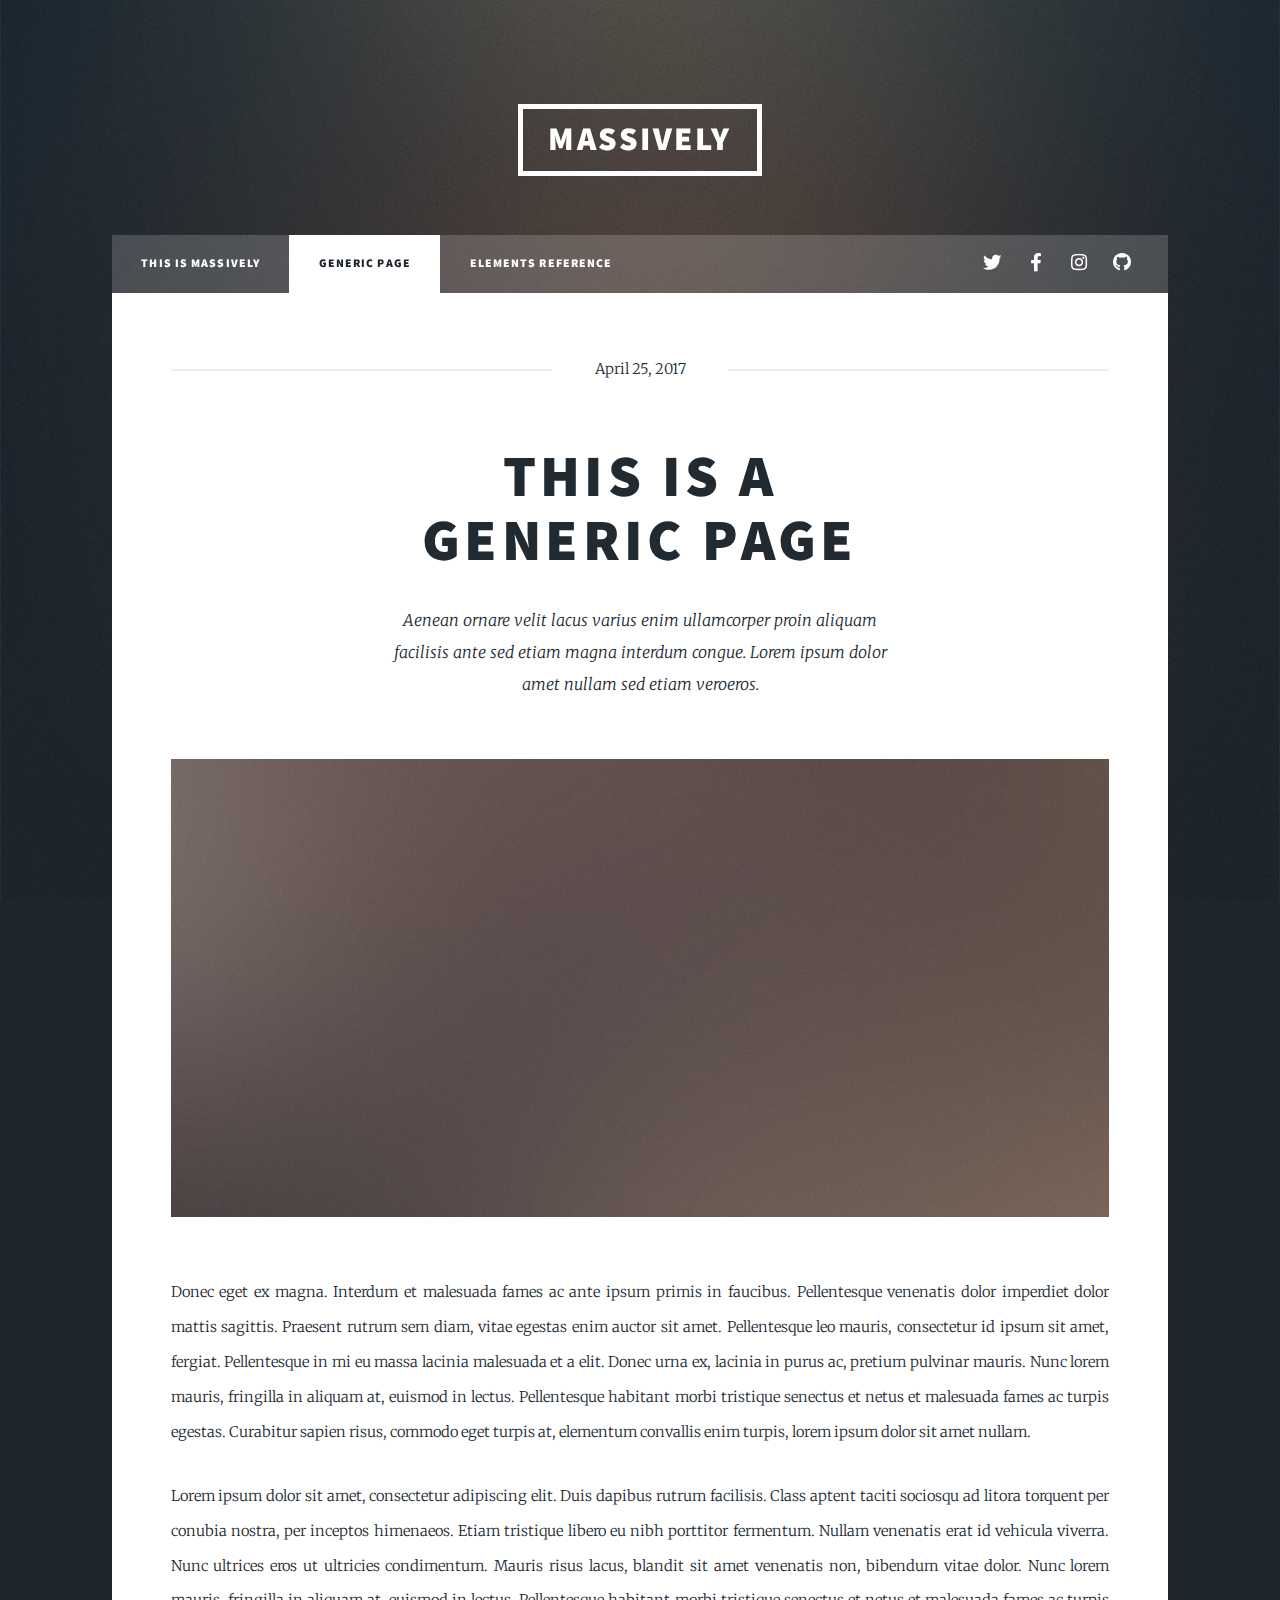
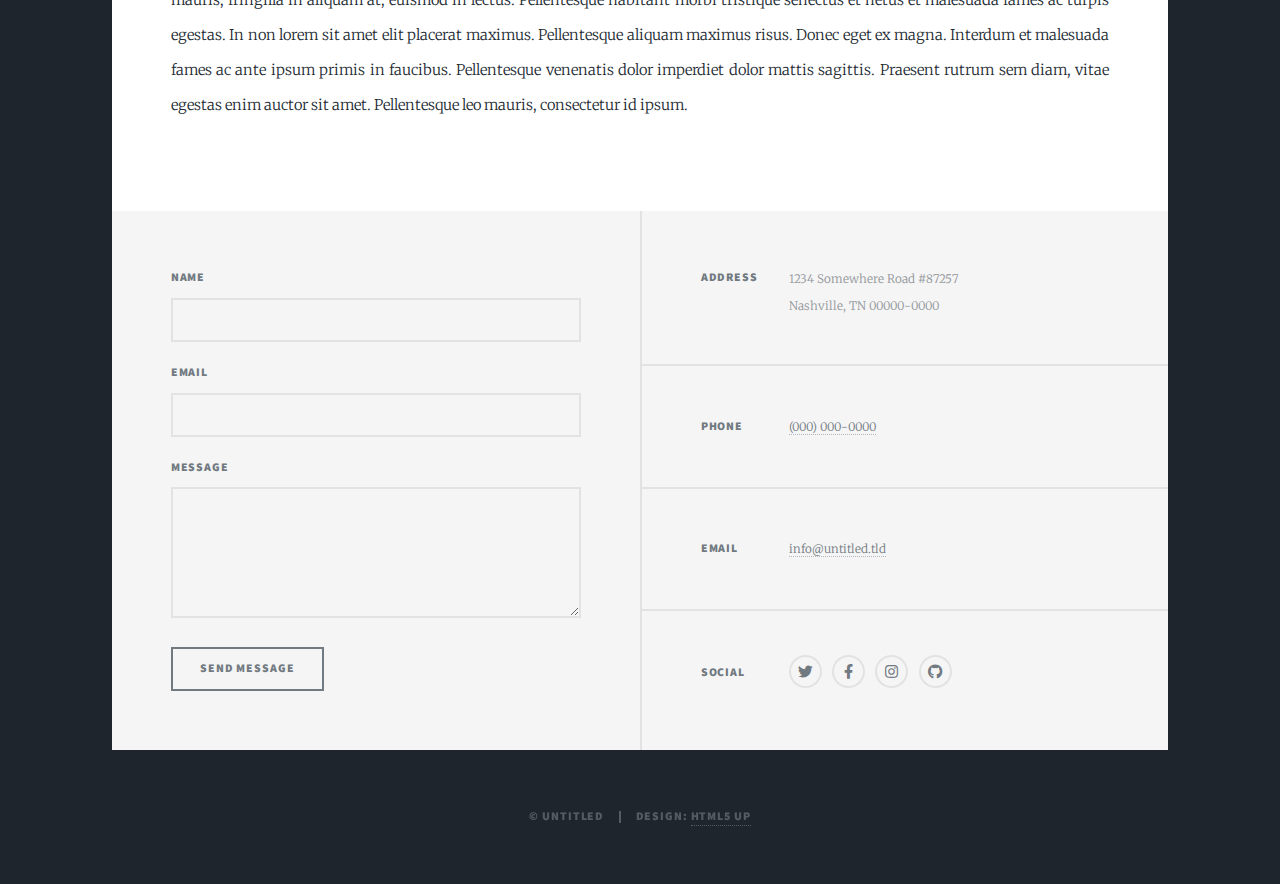
<file: generic.html>
<!DOCTYPE HTML>
<!--
	Massively by HTML5 UP
	html5up.net | @ajlkn
	Free for personal and commercial use under the CCA 3.0 license (html5up.net/license)
-->
<html>
	<head>
		<title>Generic Page - Massively by HTML5 UP</title>
		<meta charset="utf-8" />
		<meta name="viewport" content="width=device-width, initial-scale=1, user-scalable=no" />
		<link rel="stylesheet" href="assets/css/main.css" />
		<noscript><link rel="stylesheet" href="assets/css/noscript.css" /></noscript>
	</head>
	<body class="is-preload">

		<!-- Wrapper -->
			<div id="wrapper">

				<!-- Header -->
					<header id="header">
						<a href="index.html" class="logo">Massively</a>
					</header>

				<!-- Nav -->
					<nav id="nav">
						<ul class="links">
							<li><a href="index.html">This is Massively</a></li>
							<li class="active"><a href="generic.html">Generic Page</a></li>
							<li><a href="elements.html">Elements Reference</a></li>
						</ul>
						<ul class="icons">
							<li><a href="#" class="icon brands fa-twitter"><span class="label">Twitter</span></a></li>
							<li><a href="#" class="icon brands fa-facebook-f"><span class="label">Facebook</span></a></li>
							<li><a href="#" class="icon brands fa-instagram"><span class="label">Instagram</span></a></li>
							<li><a href="#" class="icon brands fa-github"><span class="label">GitHub</span></a></li>
						</ul>
					</nav>

				<!-- Main -->
					<div id="main">

						<!-- Post -->
							<section class="post">
								<header class="major">
									<span class="date">April 25, 2017</span>
									<h1>This is a<br />
									Generic Page</h1>
									<p>Aenean ornare velit lacus varius enim ullamcorper proin aliquam<br />
									facilisis ante sed etiam magna interdum congue. Lorem ipsum dolor<br />
									amet nullam sed etiam veroeros.</p>
								</header>
								<div class="image main"><img src="images/pic01.jpg" alt="" /></div>
								<p>Donec eget ex magna. Interdum et malesuada fames ac ante ipsum primis in faucibus. Pellentesque venenatis dolor imperdiet dolor mattis sagittis. Praesent rutrum sem diam, vitae egestas enim auctor sit amet. Pellentesque leo mauris, consectetur id ipsum sit amet, fergiat. Pellentesque in mi eu massa lacinia malesuada et a elit. Donec urna ex, lacinia in purus ac, pretium pulvinar mauris. Nunc lorem mauris, fringilla in aliquam at, euismod in lectus. Pellentesque habitant morbi tristique senectus et netus et malesuada fames ac turpis egestas. Curabitur sapien risus, commodo eget turpis at, elementum convallis enim turpis, lorem ipsum dolor sit amet nullam.</p>
								<p>Lorem ipsum dolor sit amet, consectetur adipiscing elit. Duis dapibus rutrum facilisis. Class aptent taciti sociosqu ad litora torquent per conubia nostra, per inceptos himenaeos. Etiam tristique libero eu nibh porttitor fermentum. Nullam venenatis erat id vehicula viverra. Nunc ultrices eros ut ultricies condimentum. Mauris risus lacus, blandit sit amet venenatis non, bibendum vitae dolor. Nunc lorem mauris, fringilla in aliquam at, euismod in lectus. Pellentesque habitant morbi tristique senectus et netus et malesuada fames ac turpis egestas. In non lorem sit amet elit placerat maximus. Pellentesque aliquam maximus risus. Donec eget ex magna. Interdum et malesuada fames ac ante ipsum primis in faucibus. Pellentesque venenatis dolor imperdiet dolor mattis sagittis. Praesent rutrum sem diam, vitae egestas enim auctor sit amet. Pellentesque leo mauris, consectetur id ipsum.</p>
							</section>

					</div>

				<!-- Footer -->
					<footer id="footer">
						<section>
							<form method="post" action="#">
								<div class="fields">
									<div class="field">
										<label for="name">Name</label>
										<input type="text" name="name" id="name" />
									</div>
									<div class="field">
										<label for="email">Email</label>
										<input type="text" name="email" id="email" />
									</div>
									<div class="field">
										<label for="message">Message</label>
										<textarea name="message" id="message" rows="3"></textarea>
									</div>
								</div>
								<ul class="actions">
									<li><input type="submit" value="Send Message" /></li>
								</ul>
							</form>
						</section>
						<section class="split contact">
							<section class="alt">
								<h3>Address</h3>
								<p>1234 Somewhere Road #87257<br />
								Nashville, TN 00000-0000</p>
							</section>
							<section>
								<h3>Phone</h3>
								<p><a href="#">(000) 000-0000</a></p>
							</section>
							<section>
								<h3>Email</h3>
								<p><a href="#">info@untitled.tld</a></p>
							</section>
							<section>
								<h3>Social</h3>
								<ul class="icons alt">
									<li><a href="#" class="icon brands alt fa-twitter"><span class="label">Twitter</span></a></li>
									<li><a href="#" class="icon brands alt fa-facebook-f"><span class="label">Facebook</span></a></li>
									<li><a href="#" class="icon brands alt fa-instagram"><span class="label">Instagram</span></a></li>
									<li><a href="#" class="icon brands alt fa-github"><span class="label">GitHub</span></a></li>
								</ul>
							</section>
						</section>
					</footer>

				<!-- Copyright -->
					<div id="copyright">
						<ul><li>&copy; Untitled</li><li>Design: <a href="https://html5up.net">HTML5 UP</a></li></ul>
					</div>

			</div>

		<!-- Scripts -->
			<script src="assets/js/jquery.min.js"></script>
			<script src="assets/js/jquery.scrollex.min.js"></script>
			<script src="assets/js/jquery.scrolly.min.js"></script>
			<script src="assets/js/browser.min.js"></script>
			<script src="assets/js/breakpoints.min.js"></script>
			<script src="assets/js/util.js"></script>
			<script src="assets/js/main.js"></script>

	</body>
</html>
</file>
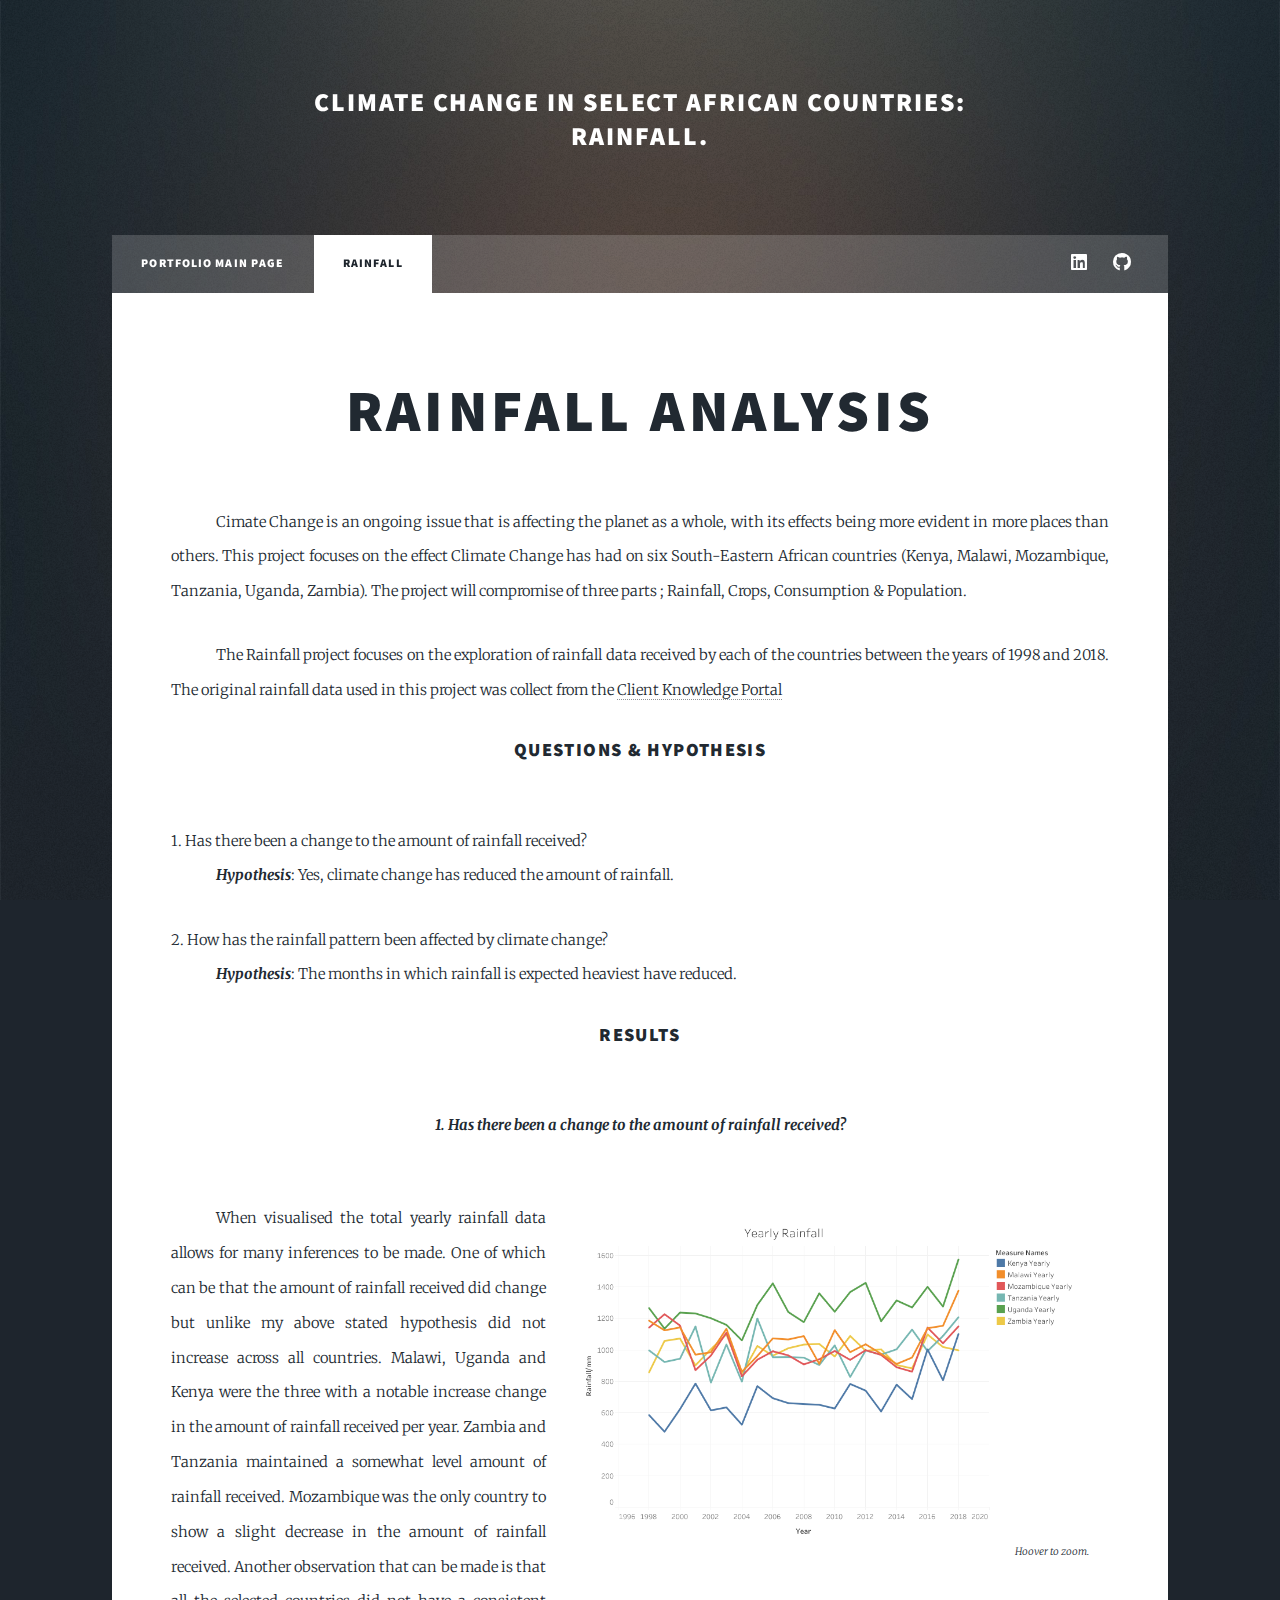
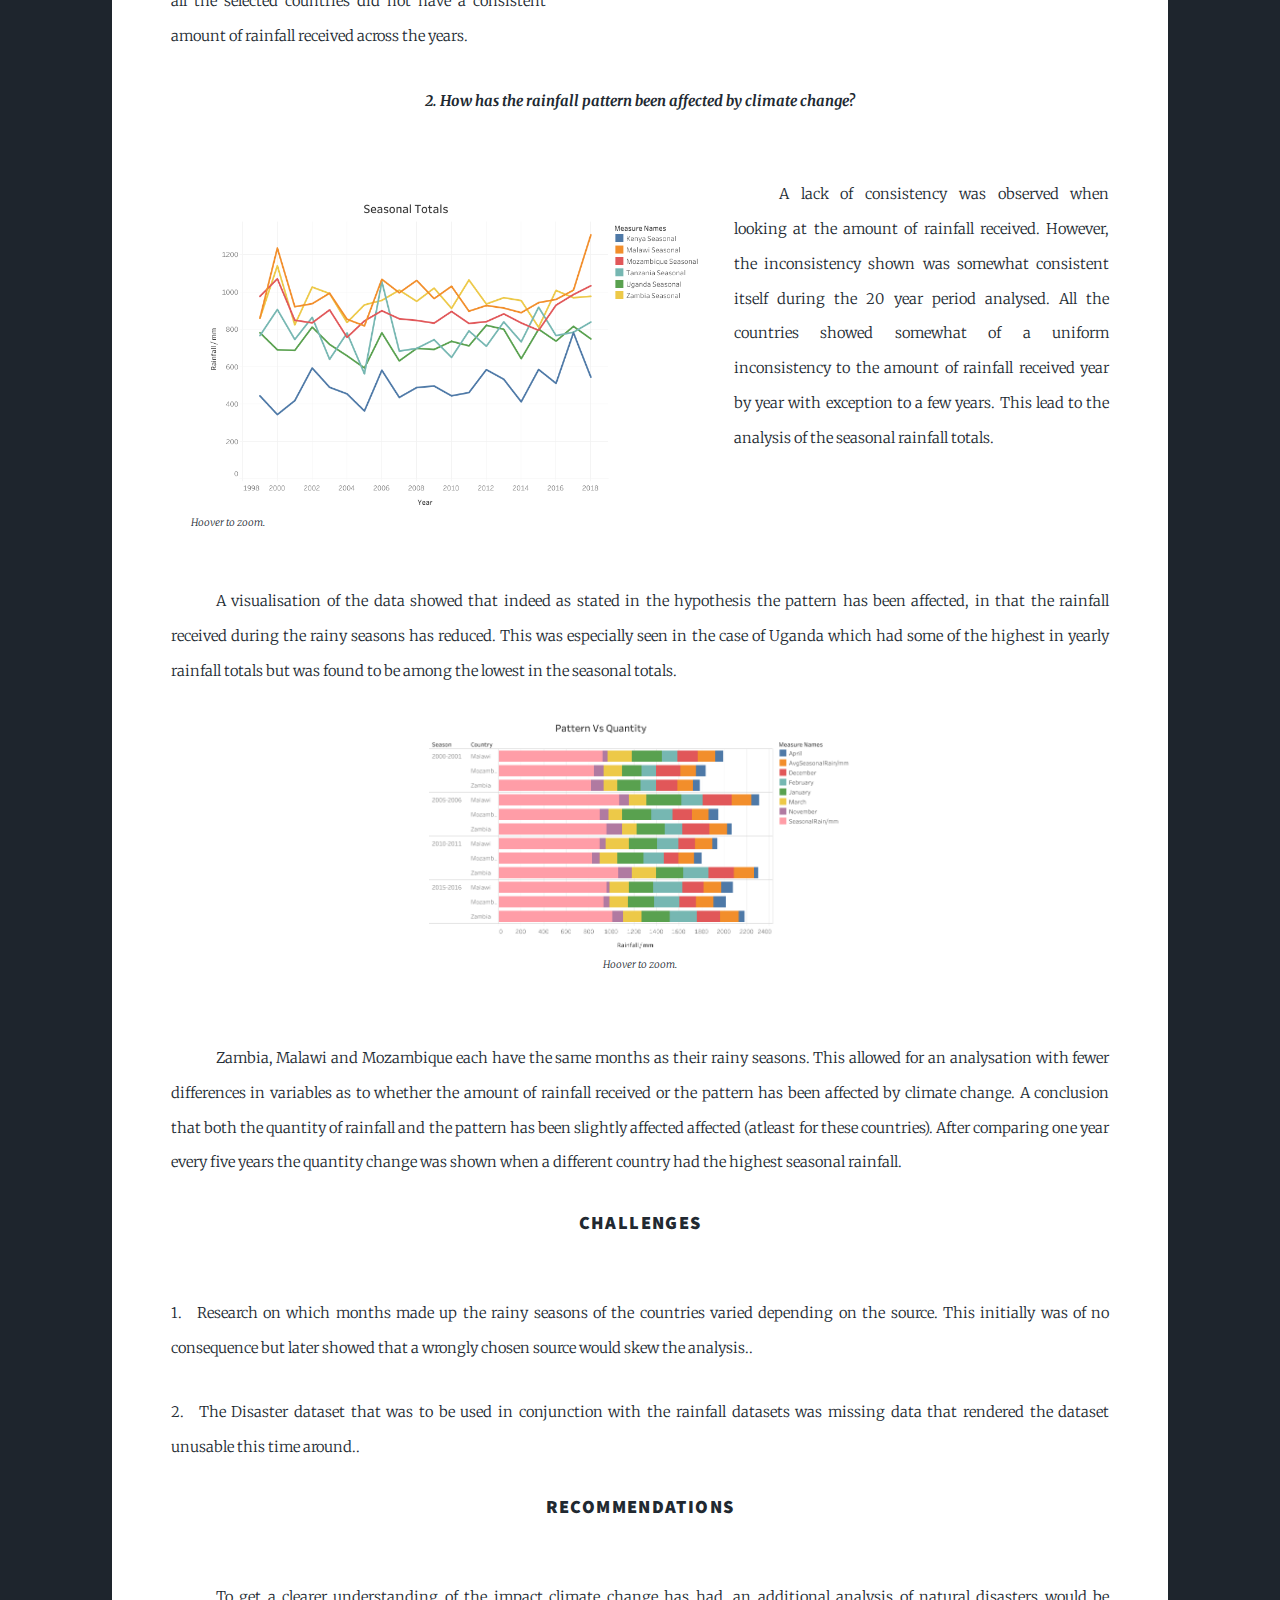
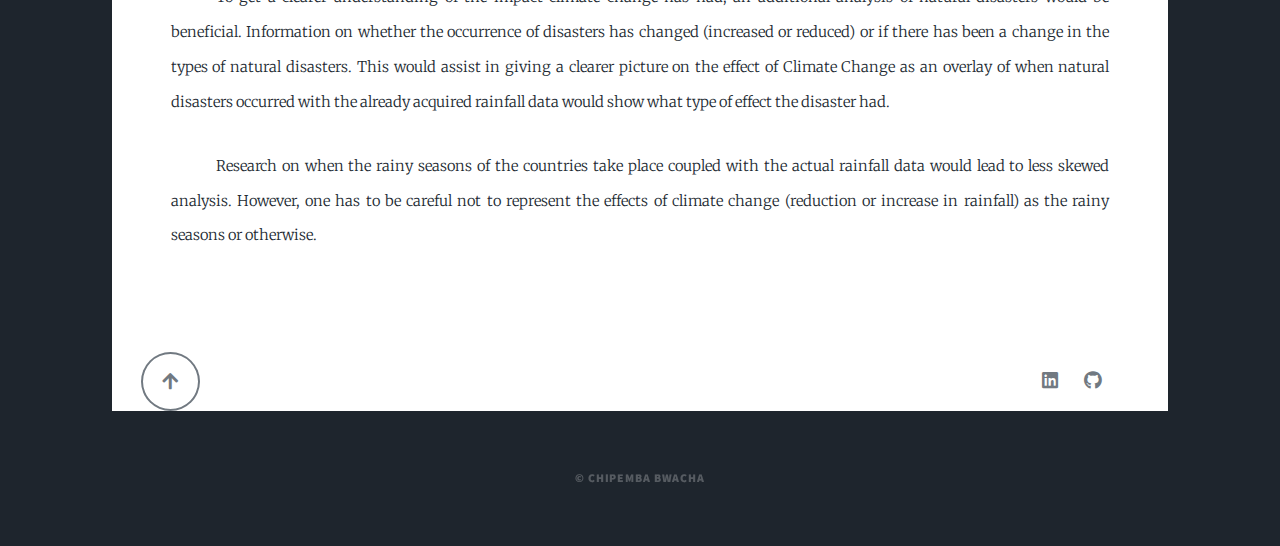
<file: ClimateChange/rainfallcc.html>
<!DOCTYPE HTML>
<!--
	This site holds the rainfall analysis of the Climate Change Project 
-->
<html>
	<head>
		<title>Climate Change in Select African Countries: Rainfall.</title>
		<meta charset="utf-8" />
		<meta name="viewport" content="width=device-width, initial-scale=1, user-scalable=no" />
		<link rel="stylesheet" href="../assets/css/main.css" />
		<noscript><link rel="stylesheet" href="../assets/css/noscript.css" /></noscript>
	</head>
	<body class="is-preload">

		<!-- Wrapper -->
			<div id="wrapper">

				<!-- Header -->
					<header id="header">
						<h2>Climate Change in Select African Countries: </br>Rainfall.</h2>
					</header>

				<!-- Nav -->
					<nav id="nav">
						<ul class="links">
							<li><a href="../index.html">Portfolio Main Page</a></li>
							<li class="active"><a href="rainfallcc.html">Rainfall</a></li>
							<!-- <li><a href="../elements.html">Elements Reference</a></li> -->
						</ul>
						<ul class="icons">
							<li><a href="https://www.linkedin.com/in/chipembabwacha" class="icon brands alt fa-linkedin"><span class="label">linkedin</span></a></li>
							<li><a href="https://github.com/Chipemba/PortfolioProjects/tree/main/ClimatChange/Rainfall" class="icon brands fa-github"><span class="label">GitHub</span></a></li>
						</ul>
					</nav>

				<!-- Main -->
					<div id="main">

						<!-- Post -->
							<section class="post">
								<header class="major">
									
									<h1>Rainfall Analysis</h1>
								</header>
								
								<!-- <div class="image main"><img src="../images/pic01.jpg" alt="" /></div> -->
								<p>
									&emsp;&emsp;&emsp;Cimate Change is an ongoing issue that is affecting the planet as a whole, with its effects being more evident in more places than others. This project focuses on the effect Climate Change has had on six South-Eastern African countries (Kenya, Malawi, Mozambique, Tanzania, Uganda, Zambia). The project will compromise of three parts ; Rainfall, Crops, Consumption & Population. 
								</p>
								<p>	
									&emsp;&emsp;&emsp;The Rainfall project focuses on the exploration of rainfall data received by each of the countries between the years of 1998 and 2018. The original rainfall data used in this project was collect from the  <a target="blank" href="https://climateknowledgeportal.worldbank.org/download-data">Client Knowledge Portal</a> 
								</p>
								<p>
									<header class="major">
									<h3>Questions & Hypothesis</h3>
									</header>
									<p>1. Has there been a change to the amount of rainfall received?<br/>
									&emsp;&emsp;&emsp;<span style="font-style: italic;font-weight: bold;">Hypothesis</span>:  Yes, climate change has reduced the amount of rainfall.</p>

									<p>2. How has the rainfall pattern been affected by climate change?<br/>
									&emsp;&emsp;&emsp;<span style="font-style: italic;font-weight: bold;">Hypothesis</span>: The months in which rainfall is expected heaviest have reduced.</p>
								</p>

							<header class="major">
								<h3>Results</h3>
							</header>
								<section>
									<header class="major">
										<span style="font-style: italic;font-weight: bold;">
											1. Has there been a change to the amount of rainfall received?
										</span>
									</header>

										<div id="graph">
											<p >
												&emsp;&emsp;&emsp;When visualised the total yearly rainfall data allows for many inferences to be made. One of which can be that the amount of rainfall received did change but unlike my above stated hypothesis did not increase across all countries. Malawi, Uganda and Kenya were the three with a notable increase change in the amount of rainfall received per year. Zambia and Tanzania maintained a somewhat level amount of rainfall received. Mozambique was the only country to show a slight decrease in the amount of rainfall received. Another observation that can be made is that all the selected countries did not have a consistent amount of rainfall received across the years.
											</p>
										</div>
									<div id="graphs">
										<div class="zoom">
											<img src="../images/rainfallcc/Yearly_Rainfall.png" style="margin:auto; width: 95%;display:block" alt="" />
										</div>
										<p style="font-style: italic; float:right; font-size: x-small;">Hoover to zoom.</p>
									</div>
								</section>

								<section>
									<header class="major">
										<span style="font-style: italic;font-weight: bold;">
											2. How has the rainfall pattern been affected by climate change?
										</span>
									</header>
									<div id="graphs2">
										<div class="zoom">
											<img src="../images/rainfallcc/Seasonal Totals.png" style="margin:auto; width: 95%;display:block" alt="" />
										</div>
										<p style="font-style: italic; float:left; font-size: x-small;">Hoover to zoom.</p>
									</div>
									<div id="graph2">
										<p>
											&emsp;&emsp;&emsp;A lack of consistency was observed when looking at the amount of rainfall received. However, the inconsistency shown was somewhat consistent itself during the 20 year period analysed. All the countries showed somewhat of a uniform inconsistency to the amount of rainfall received year by year with exception to a few years. This lead to the analysis of the seasonal rainfall totals.
										</p>
									</div>
								</section>
										<p>
											&emsp;&emsp;&emsp;A visualisation of the data showed that indeed as stated in the hypothesis the pattern has been affected, in that the rainfall received during the rainy seasons has reduced. This was especially seen in the case of Uganda which had some of the highest in yearly rainfall totals but was found to be among the lowest in the seasonal totals.
										</p>

										<div class="zoom">
											<img src="../images/rainfallcc/Pattern Vs Quantity.png" style="margin:auto; width: 45%;display:block" alt="" />
											<p style="font-style: italic;text-align: center; font-size: x-small;">Hoover to zoom.</p>
										</div></br>

										<p>
											&emsp;&emsp;&emsp;Zambia, Malawi and Mozambique each have the same months as their rainy seasons. This allowed for an analysation with fewer differences in variables as to whether the amount of rainfall received or the pattern has been affected by climate change. A conclusion that both the quantity of rainfall and the pattern has been slightly affected affected (atleast for these countries). After comparing one year every five years the quantity change was shown when a different country had the highest seasonal rainfall.
										</p>


									<header class="major">
										<h3>Challenges</h3>
									</header>
									<p>
										1.&emsp;Research on which months made up the rainy seasons of the countries varied depending on the source. This initially was of no consequence but later showed that a wrongly chosen source would skew the analysis..
									</p>
									<p>
										2.&emsp;The Disaster dataset that was to be used in conjunction with the rainfall datasets was missing data that rendered the dataset unusable this time around..
									</p>

									<header class="major">
										<h3>Recommendations</h3>
									</header>
									<p>
										&emsp;&emsp;&emsp;To get a clearer understanding of the impact climate change has had, an additional analysis of natural disasters would be beneficial. Information on whether the occurrence of disasters has changed (increased or reduced) or if there has been a change in the types of natural disasters. This would assist in giving a clearer picture on the effect of Climate Change as an overlay of when natural disasters occurred with the already acquired rainfall data would show what type of effect the disaster had.
									</p>
									<p>
										&emsp;&emsp;&emsp;Research on when the rainy seasons of the countries take place coupled with the actual rainfall data would lead to less skewed analysis. However, one has to be careful not to represent the effects of climate change (reduction or increase in rainfall) as the rainy seasons or otherwise.
									</p></br></br>

								</section>
						</section>

					</div>

				<!-- Footer -->
					<footer id="footer">
						<!-- Bottom Nav -->
					<nav id="nav">
						<ul class="links">
							<li><a href="" class="button icon solid solo fa-arrow-up scrolly">Continue</a></li>
						</ul>
						<ul class="icons">
							<li><a href="https://www.linkedin.com/in/chipembabwacha" class="icon brands alt fa-linkedin"><span class="label">linkedin</span></a></li>
							<li><a href="https://github.com/Chipemba/PortfolioProjects/tree/main/ClimatChange/Rainfall" class="icon brands fa-github"><span class="label">GitHub</span></a></li>
						</ul>
					</nav>
					</footer>

				<!-- Copyright -->
					<div id="copyright">
						<ul><li>&copy; chipemba bwacha</li></ul>
					</div>

			</div>

		<!-- Scripts -->
			<script src="../assets/js/jquery.min.js"></script>
			<script src="../assets/js/jquery.scrollex.min.js"></script>
			<script src="../assets/js/jquery.scrolly.min.js"></script>
			<script src="../assets/js/browser.min.js"></script>
			<script src="../assets/js/breakpoints.min.js"></script>
			<script src="../assets/js/util.js"></script>
			<script src="../assets/js/main.js"></script>

	</body>
</html>
</file>
<file: assets/css/main.css>
@import url(fontawesome-all.min.css);
@import url("https://fonts.googleapis.com/css?family=Merriweather:300,700,300italic,700italic|Source+Sans+Pro:900");

/*
	Massively by HTML5 UP
	html5up.net | @ajlkn
	Free for personal and commercial use under the CCA 3.0 license (html5up.net/license)
*/

html, body, div, span, applet, object,
iframe, h1, h2, h3, h4, h5, h6, p, blockquote,
pre, a, abbr, acronym, address, big, cite,
code, del, dfn, em, img, ins, kbd, q, s, samp,
small, strike, strong, sub, sup, tt, var, b,
u, i, center, dl, dt, dd, ol, ul, li, fieldset,
form, label, legend, table, caption, tbody,
tfoot, thead, tr, th, td, article, aside,
canvas, details, embed, figure, figcaption,
footer, header, hgroup, menu, nav, output, ruby,
section, summary, time, mark, audio, video {
	margin: 0;
	padding: 0;
	border: 0;
	font-size: 100%;
	font: inherit;
	vertical-align: baseline;}

article, aside, details, figcaption, figure,
footer, header, hgroup, menu, nav, section {
	display: block;}

body {
	line-height: 1;
}

ol, ul {
	list-style: none;
}

blockquote, q {
	quotes: none;
}

	blockquote:before, blockquote:after, q:before, q:after {
		content: '';
		content: none;
	}

table {
	border-collapse: collapse;
	border-spacing: 0;
}

body {
	-webkit-text-size-adjust: none;
}

mark {
	background-color: transparent;
	color: inherit;
}

input::-moz-focus-inner {
	border: 0;
	padding: 0;
}

input, select, textarea {
	-moz-appearance: none;
	-webkit-appearance: none;
	-ms-appearance: none;
	appearance: none;
}

/* Basic */

	@-ms-viewport {
		width: device-width;
	}

	body {
		-ms-overflow-style: scrollbar;
	}

	@media screen and (max-width: 480px) {

		html, body {
			min-width: 320px;
		}

	}

	html {
		box-sizing: border-box;
	}

	*, *:before, *:after {
		box-sizing: inherit;
	}

	body {
		background-color: #1e252d;
	}

		body.is-preload *, body.is-preload *:before, body.is-preload *:after {
			-moz-animation: none !important;
			-webkit-animation: none !important;
			-ms-animation: none !important;
			animation: none !important;
			-moz-transition: none !important;
			-webkit-transition: none !important;
			-ms-transition: none !important;
			transition: none !important;
		}

/* Type */

	html {
		font-size: 16pt;
	}

		@media screen and (max-width: 1680px) {

			html {
				font-size: 12pt;
			}

		}

		@media screen and (max-width: 1280px) {

			html {
				font-size: 11pt;
			}

		}

		@media screen and (max-width: 360px) {

			html {
				font-size: 10pt;
			}

		}

	body {
		color: #212931;
	}

	body, input, select, textarea {
		font-family: "Merriweather", Georgia, serif;
		font-weight: 300;
		font-size: 1rem;
		line-height: 2.375;
	}

	a {
		-moz-transition: color 0.2s ease-in-out, background-color 0.2s ease-in-out, border-color 0.2s ease-in-out, box-shadow 0.2s ease-in-out;
		-webkit-transition: color 0.2s ease-in-out, background-color 0.2s ease-in-out, border-color 0.2s ease-in-out, box-shadow 0.2s ease-in-out;
		-ms-transition: color 0.2s ease-in-out, background-color 0.2s ease-in-out, border-color 0.2s ease-in-out, box-shadow 0.2s ease-in-out;
		transition: color 0.2s ease-in-out, background-color 0.2s ease-in-out, border-color 0.2s ease-in-out, box-shadow 0.2s ease-in-out;
		border-bottom: dotted 1px;
		text-decoration: none;
	}

		a:hover {
			border-bottom-color: transparent;
		}

	strong, b {
		font-weight: 600;
	}

	em, i {
		font-style: italic;
	}

	p {
		text-align: justify;
		margin: 0 0 2rem 0;
	}

	h1, h2, h3, h4, h5, h6 {
		font-family: "Source Sans Pro", Helvetica, sans-serif;
		font-weight: 900;
		line-height: 1.5;
		letter-spacing: 0.075em;
		text-transform: uppercase;
		margin: 0 0 1rem 0;
	}

		h1 a, h2 a, h3 a, h4 a, h5 a, h6 a {
			border-bottom: 0;
			color: inherit;
			text-decoration: none;
		}

	h1 {
		font-size: 4rem;
		line-height: 1.1;
		margin: 0 0 2rem 0;
	}

	h2 {
		font-size: 1.75rem;
		line-height: 1.3;
		margin: 0 0 1.5rem 0;
	}

	h3 {
		font-size: 1.25rem;
		margin: 0 0 1.5rem 0;
	}

	h4 {
		font-size: 1rem;
	}

	h5 {
		font-size: 0.9rem;
	}

	h6 {
		font-size: 0.8rem;
	}

	sub {
		font-size: 0.8rem;
		position: relative;
		top: 0.5rem;
	}

	sup {
		font-size: 0.8rem;
		position: relative;
		top: -0.5rem;
	}

	blockquote {
		border-left: solid 4px;
		font-style: italic;
		margin: 0 0 2rem 0;
		padding: 0.5rem 0 0.5rem 2rem;
	}

	code {
		border: solid 2px;
		font-family: "Courier New", monospace;
		font-size: 0.9rem;
		margin: 0 0.25rem;
		padding: 0.25rem 0.65rem;
	}

	pre {
		-webkit-overflow-scrolling: touch;
		font-family: "Courier New", monospace;
		font-size: 0.9rem;
		margin: 0 0 2rem 0;
	}

		pre code {
			display: block;
			line-height: 1.75;
			padding: 1rem 1.5rem;
			overflow-x: auto;
		}

	hr {
		border: 0;
		border-bottom: solid 2px;
		margin: 3rem 0;
	}

		hr.major {
			margin: 5rem 0;
		}

	.align-left {
		text-align: left;
	}

	.align-center {
		text-align: center;
	}

	.align-right {
		text-align: right;
	}

	input, select, textarea {
		color: #212931;
	}

	a {
		color: #212931;
		border-bottom-color: rgba(33, 41, 49, 0.5);
	}

		a:hover {
			border-bottom-color: transparent;
			color: #18bfef !important;
		}

	strong, b {
		color: #212931;
	}

	h1, h2, h3, h4, h5, h6 {
		color: #212931;
	}

	blockquote {
		border-left-color: #eeeeee;
	}

	code {
		background: rgba(220, 220, 220, 0.25);
		border-color: #eeeeee;
	}

	hr {
		border-bottom-color: #eeeeee;
	}

/* Row */

	.row {
		display: flex;
		flex-wrap: wrap;
		box-sizing: border-box;
		align-items: stretch;
	}

		.row > * {
			box-sizing: border-box;
		}

		.row.gtr-uniform > * > :last-child {
			margin-bottom: 0;
		}

		.row.aln-left {
			justify-content: flex-start;
		}

		.row.aln-center {
			justify-content: center;
		}

		.row.aln-right {
			justify-content: flex-end;
		}

		.row.aln-top {
			align-items: flex-start;
		}

		.row.aln-middle {
			align-items: center;
		}

		.row.aln-bottom {
			align-items: flex-end;
		}

		.row > .imp {
			order: -1;
		}

		.row > .col-1 {
			width: 8.33333%;
		}

		.row > .off-1 {
			margin-left: 8.33333%;
		}

		.row > .col-2 {
			width: 16.66667%;
		}

		.row > .off-2 {
			margin-left: 16.66667%;
		}

		.row > .col-3 {
			width: 25%;
		}

		.row > .off-3 {
			margin-left: 25%;
		}

		.row > .col-4 {
			width: 33.33333%;
		}

		.row > .off-4 {
			margin-left: 33.33333%;
		}

		.row > .col-5 {
			width: 41.66667%;
		}

		.row > .off-5 {
			margin-left: 41.66667%;
		}

		.row > .col-6 {
			width: 50%;
		}

		.row > .off-6 {
			margin-left: 50%;
		}

		.row > .col-7 {
			width: 58.33333%;
		}

		.row > .off-7 {
			margin-left: 58.33333%;
		}

		.row > .col-8 {
			width: 66.66667%;
		}

		.row > .off-8 {
			margin-left: 66.66667%;
		}

		.row > .col-9 {
			width: 75%;
		}

		.row > .off-9 {
			margin-left: 75%;
		}

		.row > .col-10 {
			width: 83.33333%;
		}

		.row > .off-10 {
			margin-left: 83.33333%;
		}

		.row > .col-11 {
			width: 91.66667%;
		}

		.row > .off-11 {
			margin-left: 91.66667%;
		}

		.row > .col-12 {
			width: 100%;
		}

		.row > .off-12 {
			margin-left: 100%;
		}

		.row.gtr-0 {
			margin-top: 0;
			margin-left: 0rem;
		}

			.row.gtr-0 > * {
				padding: 0 0 0 0rem;
			}

			.row.gtr-0.gtr-uniform {
				margin-top: 0rem;
			}

				.row.gtr-0.gtr-uniform > * {
					padding-top: 0rem;
				}

		.row.gtr-25 {
			margin-top: 0;
			margin-left: -0.375rem;
		}

			.row.gtr-25 > * {
				padding: 0 0 0 0.375rem;
			}

			.row.gtr-25.gtr-uniform {
				margin-top: -0.375rem;
			}

				.row.gtr-25.gtr-uniform > * {
					padding-top: 0.375rem;
				}

		.row.gtr-50 {
			margin-top: 0;
			margin-left: -0.75rem;
		}

			.row.gtr-50 > * {
				padding: 0 0 0 0.75rem;
			}

			.row.gtr-50.gtr-uniform {
				margin-top: -0.75rem;
			}

				.row.gtr-50.gtr-uniform > * {
					padding-top: 0.75rem;
				}

		.row {
			margin-top: 0;
			margin-left: -1.5rem;
		}

			.row > * {
				padding: 0 0 0 1.5rem;
			}

			.row.gtr-uniform {
				margin-top: -1.5rem;
			}

				.row.gtr-uniform > * {
					padding-top: 1.5rem;
				}

		.row.gtr-150 {
			margin-top: 0;
			margin-left: -2.25rem;
		}

			.row.gtr-150 > * {
				padding: 0 0 0 2.25rem;
			}

			.row.gtr-150.gtr-uniform {
				margin-top: -2.25rem;
			}

				.row.gtr-150.gtr-uniform > * {
					padding-top: 2.25rem;
				}

		.row.gtr-200 {
			margin-top: 0;
			margin-left: -3rem;
		}

			.row.gtr-200 > * {
				padding: 0 0 0 3rem;
			}

			.row.gtr-200.gtr-uniform {
				margin-top: -3rem;
			}

				.row.gtr-200.gtr-uniform > * {
					padding-top: 3rem;
				}

		@media screen and (max-width: 1680px) {

			.row {
				display: flex;
				flex-wrap: wrap;
				box-sizing: border-box;
				align-items: stretch;
			}

				.row > * {
					box-sizing: border-box;
				}

				.row.gtr-uniform > * > :last-child {
					margin-bottom: 0;
				}

				.row.aln-left {
					justify-content: flex-start;
				}

				.row.aln-center {
					justify-content: center;
				}

				.row.aln-right {
					justify-content: flex-end;
				}

				.row.aln-top {
					align-items: flex-start;
				}

				.row.aln-middle {
					align-items: center;
				}

				.row.aln-bottom {
					align-items: flex-end;
				}

				.row > .imp-xlarge {
					order: -1;
				}

				.row > .col-1-xlarge {
					width: 8.33333%;
				}

				.row > .off-1-xlarge {
					margin-left: 8.33333%;
				}

				.row > .col-2-xlarge {
					width: 16.66667%;
				}

				.row > .off-2-xlarge {
					margin-left: 16.66667%;
				}

				.row > .col-3-xlarge {
					width: 25%;
				}

				.row > .off-3-xlarge {
					margin-left: 25%;
				}

				.row > .col-4-xlarge {
					width: 33.33333%;
				}

				.row > .off-4-xlarge {
					margin-left: 33.33333%;
				}

				.row > .col-5-xlarge {
					width: 41.66667%;
				}

				.row > .off-5-xlarge {
					margin-left: 41.66667%;
				}

				.row > .col-6-xlarge {
					width: 50%;
				}

				.row > .off-6-xlarge {
					margin-left: 50%;
				}

				.row > .col-7-xlarge {
					width: 58.33333%;
				}

				.row > .off-7-xlarge {
					margin-left: 58.33333%;
				}

				.row > .col-8-xlarge {
					width: 66.66667%;
				}

				.row > .off-8-xlarge {
					margin-left: 66.66667%;
				}

				.row > .col-9-xlarge {
					width: 75%;
				}

				.row > .off-9-xlarge {
					margin-left: 75%;
				}

				.row > .col-10-xlarge {
					width: 83.33333%;
				}

				.row > .off-10-xlarge {
					margin-left: 83.33333%;
				}

				.row > .col-11-xlarge {
					width: 91.66667%;
				}

				.row > .off-11-xlarge {
					margin-left: 91.66667%;
				}

				.row > .col-12-xlarge {
					width: 100%;
				}

				.row > .off-12-xlarge {
					margin-left: 100%;
				}

				.row.gtr-0 {
					margin-top: 0;
					margin-left: 0rem;
				}

					.row.gtr-0 > * {
						padding: 0 0 0 0rem;
					}

					.row.gtr-0.gtr-uniform {
						margin-top: 0rem;
					}

						.row.gtr-0.gtr-uniform > * {
							padding-top: 0rem;
						}

				.row.gtr-25 {
					margin-top: 0;
					margin-left: -0.375rem;
				}

					.row.gtr-25 > * {
						padding: 0 0 0 0.375rem;
					}

					.row.gtr-25.gtr-uniform {
						margin-top: -0.375rem;
					}

						.row.gtr-25.gtr-uniform > * {
							padding-top: 0.375rem;
						}

				.row.gtr-50 {
					margin-top: 0;
					margin-left: -0.75rem;
				}

					.row.gtr-50 > * {
						padding: 0 0 0 0.75rem;
					}

					.row.gtr-50.gtr-uniform {
						margin-top: -0.75rem;
					}

						.row.gtr-50.gtr-uniform > * {
							padding-top: 0.75rem;
						}

				.row {
					margin-top: 0;
					margin-left: -1.5rem;
				}

					.row > * {
						padding: 0 0 0 1.5rem;
					}

					.row.gtr-uniform {
						margin-top: -1.5rem;
					}

						.row.gtr-uniform > * {
							padding-top: 1.5rem;
						}

				.row.gtr-150 {
					margin-top: 0;
					margin-left: -2.25rem;
				}

					.row.gtr-150 > * {
						padding: 0 0 0 2.25rem;
					}

					.row.gtr-150.gtr-uniform {
						margin-top: -2.25rem;
					}

						.row.gtr-150.gtr-uniform > * {
							padding-top: 2.25rem;
						}

				.row.gtr-200 {
					margin-top: 0;
					margin-left: -3rem;
				}

					.row.gtr-200 > * {
						padding: 0 0 0 3rem;
					}

					.row.gtr-200.gtr-uniform {
						margin-top: -3rem;
					}

						.row.gtr-200.gtr-uniform > * {
							padding-top: 3rem;
						}

		}

		@media screen and (max-width: 1280px) {

			.row {
				display: flex;
				flex-wrap: wrap;
				box-sizing: border-box;
				align-items: stretch;
			}

				.row > * {
					box-sizing: border-box;
				}

				.row.gtr-uniform > * > :last-child {
					margin-bottom: 0;
				}

				.row.aln-left {
					justify-content: flex-start;
				}

				.row.aln-center {
					justify-content: center;
				}

				.row.aln-right {
					justify-content: flex-end;
				}

				.row.aln-top {
					align-items: flex-start;
				}

				.row.aln-middle {
					align-items: center;
				}

				.row.aln-bottom {
					align-items: flex-end;
				}

				.row > .imp-large {
					order: -1;
				}

				.row > .col-1-large {
					width: 8.33333%;
				}

				.row > .off-1-large {
					margin-left: 8.33333%;
				}

				.row > .col-2-large {
					width: 16.66667%;
				}

				.row > .off-2-large {
					margin-left: 16.66667%;
				}

				.row > .col-3-large {
					width: 25%;
				}

				.row > .off-3-large {
					margin-left: 25%;
				}

				.row > .col-4-large {
					width: 33.33333%;
				}

				.row > .off-4-large {
					margin-left: 33.33333%;
				}

				.row > .col-5-large {
					width: 41.66667%;
				}

				.row > .off-5-large {
					margin-left: 41.66667%;
				}

				.row > .col-6-large {
					width: 50%;
				}

				.row > .off-6-large {
					margin-left: 50%;
				}

				.row > .col-7-large {
					width: 58.33333%;
				}

				.row > .off-7-large {
					margin-left: 58.33333%;
				}

				.row > .col-8-large {
					width: 66.66667%;
				}

				.row > .off-8-large {
					margin-left: 66.66667%;
				}

				.row > .col-9-large {
					width: 75%;
				}

				.row > .off-9-large {
					margin-left: 75%;
				}

				.row > .col-10-large {
					width: 83.33333%;
				}

				.row > .off-10-large {
					margin-left: 83.33333%;
				}

				.row > .col-11-large {
					width: 91.66667%;
				}

				.row > .off-11-large {
					margin-left: 91.66667%;
				}

				.row > .col-12-large {
					width: 100%;
				}

				.row > .off-12-large {
					margin-left: 100%;
				}

				.row.gtr-0 {
					margin-top: 0;
					margin-left: 0rem;
				}

					.row.gtr-0 > * {
						padding: 0 0 0 0rem;
					}

					.row.gtr-0.gtr-uniform {
						margin-top: 0rem;
					}

						.row.gtr-0.gtr-uniform > * {
							padding-top: 0rem;
						}

				.row.gtr-25 {
					margin-top: 0;
					margin-left: -0.375rem;
				}

					.row.gtr-25 > * {
						padding: 0 0 0 0.375rem;
					}

					.row.gtr-25.gtr-uniform {
						margin-top: -0.375rem;
					}

						.row.gtr-25.gtr-uniform > * {
							padding-top: 0.375rem;
						}

				.row.gtr-50 {
					margin-top: 0;
					margin-left: -0.75rem;
				}

					.row.gtr-50 > * {
						padding: 0 0 0 0.75rem;
					}

					.row.gtr-50.gtr-uniform {
						margin-top: -0.75rem;
					}

						.row.gtr-50.gtr-uniform > * {
							padding-top: 0.75rem;
						}

				.row {
					margin-top: 0;
					margin-left: -1.5rem;
				}

					.row > * {
						padding: 0 0 0 1.5rem;
					}

					.row.gtr-uniform {
						margin-top: -1.5rem;
					}

						.row.gtr-uniform > * {
							padding-top: 1.5rem;
						}

				.row.gtr-150 {
					margin-top: 0;
					margin-left: -2.25rem;
				}

					.row.gtr-150 > * {
						padding: 0 0 0 2.25rem;
					}

					.row.gtr-150.gtr-uniform {
						margin-top: -2.25rem;
					}

						.row.gtr-150.gtr-uniform > * {
							padding-top: 2.25rem;
						}

				.row.gtr-200 {
					margin-top: 0;
					margin-left: -3rem;
				}

					.row.gtr-200 > * {
						padding: 0 0 0 3rem;
					}

					.row.gtr-200.gtr-uniform {
						margin-top: -3rem;
					}

						.row.gtr-200.gtr-uniform > * {
							padding-top: 3rem;
						}

		}

		@media screen and (max-width: 980px) {

			.row {
				display: flex;
				flex-wrap: wrap;
				box-sizing: border-box;
				align-items: stretch;
			}

				.row > * {
					box-sizing: border-box;
				}

				.row.gtr-uniform > * > :last-child {
					margin-bottom: 0;
				}

				.row.aln-left {
					justify-content: flex-start;
				}

				.row.aln-center {
					justify-content: center;
				}

				.row.aln-right {
					justify-content: flex-end;
				}

				.row.aln-top {
					align-items: flex-start;
				}

				.row.aln-middle {
					align-items: center;
				}

				.row.aln-bottom {
					align-items: flex-end;
				}

				.row > .imp-medium {
					order: -1;
				}

				.row > .col-1-medium {
					width: 8.33333%;
				}

				.row > .off-1-medium {
					margin-left: 8.33333%;
				}

				.row > .col-2-medium {
					width: 16.66667%;
				}

				.row > .off-2-medium {
					margin-left: 16.66667%;
				}

				.row > .col-3-medium {
					width: 25%;
				}

				.row > .off-3-medium {
					margin-left: 25%;
				}

				.row > .col-4-medium {
					width: 33.33333%;
				}

				.row > .off-4-medium {
					margin-left: 33.33333%;
				}

				.row > .col-5-medium {
					width: 41.66667%;
				}

				.row > .off-5-medium {
					margin-left: 41.66667%;
				}

				.row > .col-6-medium {
					width: 50%;
				}

				.row > .off-6-medium {
					margin-left: 50%;
				}

				.row > .col-7-medium {
					width: 58.33333%;
				}

				.row > .off-7-medium {
					margin-left: 58.33333%;
				}

				.row > .col-8-medium {
					width: 66.66667%;
				}

				.row > .off-8-medium {
					margin-left: 66.66667%;
				}

				.row > .col-9-medium {
					width: 75%;
				}

				.row > .off-9-medium {
					margin-left: 75%;
				}

				.row > .col-10-medium {
					width: 83.33333%;
				}

				.row > .off-10-medium {
					margin-left: 83.33333%;
				}

				.row > .col-11-medium {
					width: 91.66667%;
				}

				.row > .off-11-medium {
					margin-left: 91.66667%;
				}

				.row > .col-12-medium {
					width: 100%;
				}

				.row > .off-12-medium {
					margin-left: 100%;
				}

				.row.gtr-0 {
					margin-top: 0;
					margin-left: 0rem;
				}

					.row.gtr-0 > * {
						padding: 0 0 0 0rem;
					}

					.row.gtr-0.gtr-uniform {
						margin-top: 0rem;
					}

						.row.gtr-0.gtr-uniform > * {
							padding-top: 0rem;
						}

				.row.gtr-25 {
					margin-top: 0;
					margin-left: -0.375rem;
				}

					.row.gtr-25 > * {
						padding: 0 0 0 0.375rem;
					}

					.row.gtr-25.gtr-uniform {
						margin-top: -0.375rem;
					}

						.row.gtr-25.gtr-uniform > * {
							padding-top: 0.375rem;
						}

				.row.gtr-50 {
					margin-top: 0;
					margin-left: -0.75rem;
				}

					.row.gtr-50 > * {
						padding: 0 0 0 0.75rem;
					}

					.row.gtr-50.gtr-uniform {
						margin-top: -0.75rem;
					}

						.row.gtr-50.gtr-uniform > * {
							padding-top: 0.75rem;
						}

				.row {
					margin-top: 0;
					margin-left: -1.5rem;
				}

					.row > * {
						padding: 0 0 0 1.5rem;
					}

					.row.gtr-uniform {
						margin-top: -1.5rem;
					}

						.row.gtr-uniform > * {
							padding-top: 1.5rem;
						}

				.row.gtr-150 {
					margin-top: 0;
					margin-left: -2.25rem;
				}

					.row.gtr-150 > * {
						padding: 0 0 0 2.25rem;
					}

					.row.gtr-150.gtr-uniform {
						margin-top: -2.25rem;
					}

						.row.gtr-150.gtr-uniform > * {
							padding-top: 2.25rem;
						}

				.row.gtr-200 {
					margin-top: 0;
					margin-left: -3rem;
				}

					.row.gtr-200 > * {
						padding: 0 0 0 3rem;
					}

					.row.gtr-200.gtr-uniform {
						margin-top: -3rem;
					}

						.row.gtr-200.gtr-uniform > * {
							padding-top: 3rem;
						}

		}

		@media screen and (max-width: 736px) {

			.row {
				display: flex;
				flex-wrap: wrap;
				box-sizing: border-box;
				align-items: stretch;
			}

				.row > * {
					box-sizing: border-box;
				}

				.row.gtr-uniform > * > :last-child {
					margin-bottom: 0;
				}

				.row.aln-left {
					justify-content: flex-start;
				}

				.row.aln-center {
					justify-content: center;
				}

				.row.aln-right {
					justify-content: flex-end;
				}

				.row.aln-top {
					align-items: flex-start;
				}

				.row.aln-middle {
					align-items: center;
				}

				.row.aln-bottom {
					align-items: flex-end;
				}

				.row > .imp-small {
					order: -1;
				}

				.row > .col-1-small {
					width: 8.33333%;
				}

				.row > .off-1-small {
					margin-left: 8.33333%;
				}

				.row > .col-2-small {
					width: 16.66667%;
				}

				.row > .off-2-small {
					margin-left: 16.66667%;
				}

				.row > .col-3-small {
					width: 25%;
				}

				.row > .off-3-small {
					margin-left: 25%;
				}

				.row > .col-4-small {
					width: 33.33333%;
				}

				.row > .off-4-small {
					margin-left: 33.33333%;
				}

				.row > .col-5-small {
					width: 41.66667%;
				}

				.row > .off-5-small {
					margin-left: 41.66667%;
				}

				.row > .col-6-small {
					width: 50%;
				}

				.row > .off-6-small {
					margin-left: 50%;
				}

				.row > .col-7-small {
					width: 58.33333%;
				}

				.row > .off-7-small {
					margin-left: 58.33333%;
				}

				.row > .col-8-small {
					width: 66.66667%;
				}

				.row > .off-8-small {
					margin-left: 66.66667%;
				}

				.row > .col-9-small {
					width: 75%;
				}

				.row > .off-9-small {
					margin-left: 75%;
				}

				.row > .col-10-small {
					width: 83.33333%;
				}

				.row > .off-10-small {
					margin-left: 83.33333%;
				}

				.row > .col-11-small {
					width: 91.66667%;
				}

				.row > .off-11-small {
					margin-left: 91.66667%;
				}

				.row > .col-12-small {
					width: 100%;
				}

				.row > .off-12-small {
					margin-left: 100%;
				}

				.row.gtr-0 {
					margin-top: 0;
					margin-left: 0rem;
				}

					.row.gtr-0 > * {
						padding: 0 0 0 0rem;
					}

					.row.gtr-0.gtr-uniform {
						margin-top: 0rem;
					}

						.row.gtr-0.gtr-uniform > * {
							padding-top: 0rem;
						}

				.row.gtr-25 {
					margin-top: 0;
					margin-left: -0.375rem;
				}

					.row.gtr-25 > * {
						padding: 0 0 0 0.375rem;
					}

					.row.gtr-25.gtr-uniform {
						margin-top: -0.375rem;
					}

						.row.gtr-25.gtr-uniform > * {
							padding-top: 0.375rem;
						}

				.row.gtr-50 {
					margin-top: 0;
					margin-left: -0.75rem;
				}

					.row.gtr-50 > * {
						padding: 0 0 0 0.75rem;
					}

					.row.gtr-50.gtr-uniform {
						margin-top: -0.75rem;
					}

						.row.gtr-50.gtr-uniform > * {
							padding-top: 0.75rem;
						}

				.row {
					margin-top: 0;
					margin-left: -1.5rem;
				}

					.row > * {
						padding: 0 0 0 1.5rem;
					}

					.row.gtr-uniform {
						margin-top: -1.5rem;
					}

						.row.gtr-uniform > * {
							padding-top: 1.5rem;
						}

				.row.gtr-150 {
					margin-top: 0;
					margin-left: -2.25rem;
				}

					.row.gtr-150 > * {
						padding: 0 0 0 2.25rem;
					}

					.row.gtr-150.gtr-uniform {
						margin-top: -2.25rem;
					}

						.row.gtr-150.gtr-uniform > * {
							padding-top: 2.25rem;
						}

				.row.gtr-200 {
					margin-top: 0;
					margin-left: -3rem;
				}

					.row.gtr-200 > * {
						padding: 0 0 0 3rem;
					}

					.row.gtr-200.gtr-uniform {
						margin-top: -3rem;
					}

						.row.gtr-200.gtr-uniform > * {
							padding-top: 3rem;
						}

		}

		@media screen and (max-width: 480px) {

			.row {
				display: flex;
				flex-wrap: wrap;
				box-sizing: border-box;
				align-items: stretch;
			}

				.row > * {
					box-sizing: border-box;
				}

				.row.gtr-uniform > * > :last-child {
					margin-bottom: 0;
				}

				.row.aln-left {
					justify-content: flex-start;
				}

				.row.aln-center {
					justify-content: center;
				}

				.row.aln-right {
					justify-content: flex-end;
				}

				.row.aln-top {
					align-items: flex-start;
				}

				.row.aln-middle {
					align-items: center;
				}

				.row.aln-bottom {
					align-items: flex-end;
				}

				.row > .imp-xsmall {
					order: -1;
				}

				.row > .col-1-xsmall {
					width: 8.33333%;
				}

				.row > .off-1-xsmall {
					margin-left: 8.33333%;
				}

				.row > .col-2-xsmall {
					width: 16.66667%;
				}

				.row > .off-2-xsmall {
					margin-left: 16.66667%;
				}

				.row > .col-3-xsmall {
					width: 25%;
				}

				.row > .off-3-xsmall {
					margin-left: 25%;
				}

				.row > .col-4-xsmall {
					width: 33.33333%;
				}

				.row > .off-4-xsmall {
					margin-left: 33.33333%;
				}

				.row > .col-5-xsmall {
					width: 41.66667%;
				}

				.row > .off-5-xsmall {
					margin-left: 41.66667%;
				}

				.row > .col-6-xsmall {
					width: 50%;
				}

				.row > .off-6-xsmall {
					margin-left: 50%;
				}

				.row > .col-7-xsmall {
					width: 58.33333%;
				}

				.row > .off-7-xsmall {
					margin-left: 58.33333%;
				}

				.row > .col-8-xsmall {
					width: 66.66667%;
				}

				.row > .off-8-xsmall {
					margin-left: 66.66667%;
				}

				.row > .col-9-xsmall {
					width: 75%;
				}

				.row > .off-9-xsmall {
					margin-left: 75%;
				}

				.row > .col-10-xsmall {
					width: 83.33333%;
				}

				.row > .off-10-xsmall {
					margin-left: 83.33333%;
				}

				.row > .col-11-xsmall {
					width: 91.66667%;
				}

				.row > .off-11-xsmall {
					margin-left: 91.66667%;
				}

				.row > .col-12-xsmall {
					width: 100%;
				}

				.row > .off-12-xsmall {
					margin-left: 100%;
				}

				.row.gtr-0 {
					margin-top: 0;
					margin-left: 0rem;
				}

					.row.gtr-0 > * {
						padding: 0 0 0 0rem;
					}

					.row.gtr-0.gtr-uniform {
						margin-top: 0rem;
					}

						.row.gtr-0.gtr-uniform > * {
							padding-top: 0rem;
						}

				.row.gtr-25 {
					margin-top: 0;
					margin-left: -0.375rem;
				}

					.row.gtr-25 > * {
						padding: 0 0 0 0.375rem;
					}

					.row.gtr-25.gtr-uniform {
						margin-top: -0.375rem;
					}

						.row.gtr-25.gtr-uniform > * {
							padding-top: 0.375rem;
						}

				.row.gtr-50 {
					margin-top: 0;
					margin-left: -0.75rem;
				}

					.row.gtr-50 > * {
						padding: 0 0 0 0.75rem;
					}

					.row.gtr-50.gtr-uniform {
						margin-top: -0.75rem;
					}

						.row.gtr-50.gtr-uniform > * {
							padding-top: 0.75rem;
						}

				.row {
					margin-top: 0;
					margin-left: -1.5rem;
				}

					.row > * {
						padding: 0 0 0 1.5rem;
					}

					.row.gtr-uniform {
						margin-top: -1.5rem;
					}

						.row.gtr-uniform > * {
							padding-top: 1.5rem;
						}

				.row.gtr-150 {
					margin-top: 0;
					margin-left: -2.25rem;
				}

					.row.gtr-150 > * {
						padding: 0 0 0 2.25rem;
					}

					.row.gtr-150.gtr-uniform {
						margin-top: -2.25rem;
					}

						.row.gtr-150.gtr-uniform > * {
							padding-top: 2.25rem;
						}

				.row.gtr-200 {
					margin-top: 0;
					margin-left: -3rem;
				}

					.row.gtr-200 > * {
						padding: 0 0 0 3rem;
					}

					.row.gtr-200.gtr-uniform {
						margin-top: -3rem;
					}

						.row.gtr-200.gtr-uniform > * {
							padding-top: 3rem;
						}

		}

		@media screen and (max-width: 360px) {

			.row {
				display: flex;
				flex-wrap: wrap;
				box-sizing: border-box;
				align-items: stretch;
			}

				.row > * {
					box-sizing: border-box;
				}

				.row.gtr-uniform > * > :last-child {
					margin-bottom: 0;
				}

				.row.aln-left {
					justify-content: flex-start;
				}

				.row.aln-center {
					justify-content: center;
				}

				.row.aln-right {
					justify-content: flex-end;
				}

				.row.aln-top {
					align-items: flex-start;
				}

				.row.aln-middle {
					align-items: center;
				}

				.row.aln-bottom {
					align-items: flex-end;
				}

				.row > .imp-xxsmall {
					order: -1;
				}

				.row > .col-1-xxsmall {
					width: 8.33333%;
				}

				.row > .off-1-xxsmall {
					margin-left: 8.33333%;
				}

				.row > .col-2-xxsmall {
					width: 16.66667%;
				}

				.row > .off-2-xxsmall {
					margin-left: 16.66667%;
				}

				.row > .col-3-xxsmall {
					width: 25%;
				}

				.row > .off-3-xxsmall {
					margin-left: 25%;
				}

				.row > .col-4-xxsmall {
					width: 33.33333%;
				}

				.row > .off-4-xxsmall {
					margin-left: 33.33333%;
				}

				.row > .col-5-xxsmall {
					width: 41.66667%;
				}

				.row > .off-5-xxsmall {
					margin-left: 41.66667%;
				}

				.row > .col-6-xxsmall {
					width: 50%;
				}

				.row > .off-6-xxsmall {
					margin-left: 50%;
				}

				.row > .col-7-xxsmall {
					width: 58.33333%;
				}

				.row > .off-7-xxsmall {
					margin-left: 58.33333%;
				}

				.row > .col-8-xxsmall {
					width: 66.66667%;
				}

				.row > .off-8-xxsmall {
					margin-left: 66.66667%;
				}

				.row > .col-9-xxsmall {
					width: 75%;
				}

				.row > .off-9-xxsmall {
					margin-left: 75%;
				}

				.row > .col-10-xxsmall {
					width: 83.33333%;
				}

				.row > .off-10-xxsmall {
					margin-left: 83.33333%;
				}

				.row > .col-11-xxsmall {
					width: 91.66667%;
				}

				.row > .off-11-xxsmall {
					margin-left: 91.66667%;
				}

				.row > .col-12-xxsmall {
					width: 100%;
				}

				.row > .off-12-xxsmall {
					margin-left: 100%;
				}

				.row.gtr-0 {
					margin-top: 0;
					margin-left: 0rem;
				}

					.row.gtr-0 > * {
						padding: 0 0 0 0rem;
					}

					.row.gtr-0.gtr-uniform {
						margin-top: 0rem;
					}

						.row.gtr-0.gtr-uniform > * {
							padding-top: 0rem;
						}

				.row.gtr-25 {
					margin-top: 0;
					margin-left: -0.375rem;
				}

					.row.gtr-25 > * {
						padding: 0 0 0 0.375rem;
					}

					.row.gtr-25.gtr-uniform {
						margin-top: -0.375rem;
					}

						.row.gtr-25.gtr-uniform > * {
							padding-top: 0.375rem;
						}

				.row.gtr-50 {
					margin-top: 0;
					margin-left: -0.75rem;
				}

					.row.gtr-50 > * {
						padding: 0 0 0 0.75rem;
					}

					.row.gtr-50.gtr-uniform {
						margin-top: -0.75rem;
					}

						.row.gtr-50.gtr-uniform > * {
							padding-top: 0.75rem;
						}

				.row {
					margin-top: 0;
					margin-left: -1.5rem;
				}

					.row > * {
						padding: 0 0 0 1.5rem;
					}

					.row.gtr-uniform {
						margin-top: -1.5rem;
					}

						.row.gtr-uniform > * {
							padding-top: 1.5rem;
						}

				.row.gtr-150 {
					margin-top: 0;
					margin-left: -2.25rem;
				}

					.row.gtr-150 > * {
						padding: 0 0 0 2.25rem;
					}

					.row.gtr-150.gtr-uniform {
						margin-top: -2.25rem;
					}

						.row.gtr-150.gtr-uniform > * {
							padding-top: 2.25rem;
						}

				.row.gtr-200 {
					margin-top: 0;
					margin-left: -3rem;
				}

					.row.gtr-200 > * {
						padding: 0 0 0 3rem;
					}

					.row.gtr-200.gtr-uniform {
						margin-top: -3rem;
					}

						.row.gtr-200.gtr-uniform > * {
							padding-top: 3rem;
						}

		}

/* Box */

	.box {
		border: solid 2px;
		margin-bottom: 2rem;
		padding: 1.5rem;
	}

		.box > :last-child,
		.box > :last-child > :last-child,
		.box > :last-child > :last-child > :last-child {
			margin-bottom: 0;
		}

		.box.alt {
			border: 0;
			border-radius: 0;
			padding: 0;
		}

	.box {
		border-color: #eeeeee;
	}

/* Button */

	input[type="submit"],
	input[type="reset"],
	input[type="button"],
	button,
	.button {
		-moz-appearance: none;
		-webkit-appearance: none;
		-ms-appearance: none;
		appearance: none;
		-moz-transition: background-color 0.2s ease-in-out, box-shadow 0.2s ease-in-out, color 0.2s ease-in-out;
		-webkit-transition: background-color 0.2s ease-in-out, box-shadow 0.2s ease-in-out, color 0.2s ease-in-out;
		-ms-transition: background-color 0.2s ease-in-out, box-shadow 0.2s ease-in-out, color 0.2s ease-in-out;
		transition: background-color 0.2s ease-in-out, box-shadow 0.2s ease-in-out, color 0.2s ease-in-out;
		border: 0;
		border-radius: 0;
		cursor: pointer;
		display: inline-block;
		font-family: "Source Sans Pro", Helvetica, sans-serif;
		font-size: 0.8rem;
		font-weight: 900;
		letter-spacing: 0.075em;
		height: 3rem;
		line-height: 3rem;
		padding: 0 2rem;
		text-align: center;
		text-decoration: none;
		text-transform: uppercase;
		white-space: nowrap;
	}

		input[type="submit"].icon:before,
		input[type="reset"].icon:before,
		input[type="button"].icon:before,
		button.icon:before,
		.button.icon:before {
			margin-right: 0.5rem;
		}

		input[type="submit"].icon.solo,
		input[type="reset"].icon.solo,
		input[type="button"].icon.solo,
		button.icon.solo,
		.button.icon.solo {
			position: relative;
			width: 4rem;
			height: 4rem;
			line-height: 4rem;
			border-radius: 4rem;
			text-indent: 4rem;
			overflow: hidden;
			padding: 0;
			white-space: nowrap;
		}

			input[type="submit"].icon.solo:before,
			input[type="reset"].icon.solo:before,
			input[type="button"].icon.solo:before,
			button.icon.solo:before,
			.button.icon.solo:before {
				position: absolute;
				display: block;
				top: 0;
				left: 0;
				width: inherit;
				height: inherit;
				line-height: inherit;
				font-size: 1.25rem;
				margin-right: 0;
				text-align: center;
				text-indent: 0;
			}

		input[type="submit"].fit,
		input[type="reset"].fit,
		input[type="button"].fit,
		button.fit,
		.button.fit {
			width: 100%;
		}

		input[type="submit"].small,
		input[type="reset"].small,
		input[type="button"].small,
		button.small,
		.button.small {
			font-size: 0.7rem;
			height: 2.5rem;
			line-height: 2.5rem;
			padding: 0 1.5rem;
		}

		input[type="submit"].large,
		input[type="reset"].large,
		input[type="button"].large,
		button.large,
		.button.large {
			font-size: 0.9rem;
			height: 3.5rem;
			line-height: 3.5rem;
			padding: 0 2.75rem;
		}

		@media screen and (max-width: 980px) {

			input[type="submit"],
			input[type="reset"],
			input[type="button"],
			button,
			.button {
				font-size: 0.9rem;
				height: 3.25rem;
				line-height: 3.25rem;
			}

				input[type="submit"].large,
				input[type="reset"].large,
				input[type="button"].large,
				button.large,
				.button.large {
					font-size: 1rem;
					height: 3.75rem;
					line-height: 3.75rem;
				}

		}

		input[type="submit"].disabled, input[type="submit"]:disabled,
		input[type="reset"].disabled,
		input[type="reset"]:disabled,
		input[type="button"].disabled,
		input[type="button"]:disabled,
		button.disabled,
		button:disabled,
		.button.disabled,
		.button:disabled {
			pointer-events: none;
			opacity: 0.25;
		}

	input[type="submit"],
	input[type="reset"],
	input[type="button"],
	button,
	.button {
		background-color: transparent;
		box-shadow: inset 0 0 0 2px #212931;
		color: #212931 !important;
	}

		input[type="submit"]:hover,
		input[type="reset"]:hover,
		input[type="button"]:hover,
		button:hover,
		.button:hover {
			box-shadow: inset 0 0 0 2px #18bfef;
			color: #18bfef !important;
		}

		input[type="submit"].primary,
		input[type="reset"].primary,
		input[type="button"].primary,
		button.primary,
		.button.primary {
			background-color: #212931;
			box-shadow: none;
			color: #ffffff !important;
		}

			input[type="submit"].primary:hover,
			input[type="reset"].primary:hover,
			input[type="button"].primary:hover,
			button.primary:hover,
			.button.primary:hover {
				background-color: #18bfef;
			}

/* Form */

	form {
		margin: 0 0 2rem 0;
	}

		form > :last-child {
			margin-bottom: 0;
		}

		form > .fields {
			display: -moz-flex;
			display: -webkit-flex;
			display: -ms-flex;
			display: flex;
			-moz-flex-wrap: wrap;
			-webkit-flex-wrap: wrap;
			-ms-flex-wrap: wrap;
			flex-wrap: wrap;
			width: calc(100% + 3rem);
			margin: -1.5rem 0 2rem -1.5rem;
		}

			form > .fields > .field {
				-moz-flex-grow: 0;
				-webkit-flex-grow: 0;
				-ms-flex-grow: 0;
				flex-grow: 0;
				-moz-flex-shrink: 0;
				-webkit-flex-shrink: 0;
				-ms-flex-shrink: 0;
				flex-shrink: 0;
				padding: 1.5rem 0 0 1.5rem;
				width: calc(100% - 1.5rem);
			}

				form > .fields > .field.half {
					width: calc(50% - 0.75rem);
				}

				form > .fields > .field.third {
					width: calc(100%/3 - 0.5rem);
				}

				form > .fields > .field.quarter {
					width: calc(25% - 0.375rem);
				}

		@media screen and (max-width: 480px) {

			form > .fields {
				width: calc(100% + 3rem);
				margin: -1.5rem 0 2rem -1.5rem;
			}

				form > .fields > .field {
					padding: 1.5rem 0 0 1.5rem;
					width: calc(100% - 1.5rem);
				}

					form > .fields > .field.half {
						width: calc(100% - 1.5rem);
					}

					form > .fields > .field.third {
						width: calc(100% - 1.5rem);
					}

					form > .fields > .field.quarter {
						width: calc(100% - 1.5rem);
					}

		}

	label {
		display: block;
		font-family: "Source Sans Pro", Helvetica, sans-serif;
		font-weight: 900;
		line-height: 1.5;
		letter-spacing: 0.075em;
		font-size: 0.8rem;
		text-transform: uppercase;
		margin: 0 0 0.75rem 0;
	}

		@media screen and (max-width: 980px) {

			label {
				font-size: 0.9rem;
			}

		}

	input[type="text"],
	input[type="password"],
	input[type="email"],
	select,
	textarea {
		-moz-appearance: none;
		-webkit-appearance: none;
		-ms-appearance: none;
		appearance: none;
		background: transparent;
		border-radius: 0;
		border: solid 2px;
		color: inherit;
		display: block;
		outline: 0;
		padding: 0 1rem;
		text-decoration: none;
		width: 100%;
	}

		input[type="text"]:invalid,
		input[type="password"]:invalid,
		input[type="email"]:invalid,
		select:invalid,
		textarea:invalid {
			box-shadow: none;
		}

	select {
		background-size: 1.25rem;
		background-repeat: no-repeat;
		background-position: calc(100% - 1rem) center;
		height: 3rem;
		padding-right: 3rem;
		text-overflow: ellipsis;
	}

		select:focus::-ms-value {
			background-color: transparent;
		}

		select::-ms-expand {
			display: none;
		}

	input[type="text"],
	input[type="password"],
	input[type="email"],
	select {
		height: 3rem;
	}

	textarea {
		padding: 0.75rem 1rem;
	}

	input[type="checkbox"],
	input[type="radio"] {
		-moz-appearance: none;
		-webkit-appearance: none;
		-ms-appearance: none;
		appearance: none;
		display: block;
		float: left;
		margin-right: -2rem;
		opacity: 0;
		width: 1rem;
		z-index: -1;
	}

		input[type="checkbox"] + label,
		input[type="radio"] + label {
			text-decoration: none;
			cursor: pointer;
			display: inline-block;
			font-size: 1rem;
			letter-spacing: 0;
			font-family: "Merriweather", Georgia, serif;
			text-transform: none;
			font-weight: 300;
			padding-left: 2.8rem;
			padding-right: 1rem;
			position: relative;
		}

			input[type="checkbox"] + label:before,
			input[type="radio"] + label:before {
				-moz-osx-font-smoothing: grayscale;
				-webkit-font-smoothing: antialiased;
				display: inline-block;
				font-style: normal;
				font-variant: normal;
				text-rendering: auto;
				line-height: 1;
				text-transform: none !important;
				font-family: 'Font Awesome 5 Free';
				font-weight: 900;
			}

			input[type="checkbox"] + label:before,
			input[type="radio"] + label:before {
				border-radius: 0;
				border: solid 2px;
				content: '';
				display: inline-block;
				font-size: 0.8rem;
				height: 1.8rem;
				left: 0;
				line-height: 1.65rem;
				position: absolute;
				text-align: center;
				top: -0.125rem;
				width: 1.8rem;
			}

		input[type="checkbox"]:checked + label:before,
		input[type="radio"]:checked + label:before {
			content: '\f00c';
		}

	input[type="checkbox"] + label:before {
		border-radius: 0;
	}

	input[type="radio"] + label:before {
		border-radius: 100%;
	}

	::-webkit-input-placeholder {
		opacity: 1.0;
	}

	:-moz-placeholder {
		opacity: 1.0;
	}

	::-moz-placeholder {
		opacity: 1.0;
	}

	:-ms-input-placeholder {
		opacity: 1.0;
	}

	label {
		color: #212931;
	}

	input[type="text"],
	input[type="password"],
	input[type="email"],
	select,
	textarea {
		border-color: #eeeeee;
	}

		input[type="text"]:focus,
		input[type="password"]:focus,
		input[type="email"]:focus,
		select:focus,
		textarea:focus {
			border-color: #18bfef;
		}

	select {
		background-image: url("data:image/svg+xml;charset=utf8,%3Csvg xmlns='http://www.w3.org/2000/svg' width='40' height='40' preserveAspectRatio='none' viewBox='0 0 40 40'%3E%3Cpath d='M9.4,12.3l10.4,10.4l10.4-10.4c0.2-0.2,0.5-0.4,0.9-0.4c0.3,0,0.6,0.1,0.9,0.4l3.3,3.3c0.2,0.2,0.4,0.5,0.4,0.9 c0,0.4-0.1,0.6-0.4,0.9L20.7,31.9c-0.2,0.2-0.5,0.4-0.9,0.4c-0.3,0-0.6-0.1-0.9-0.4L4.3,17.3c-0.2-0.2-0.4-0.5-0.4-0.9 c0-0.4,0.1-0.6,0.4-0.9l3.3-3.3c0.2-0.2,0.5-0.4,0.9-0.4S9.1,12.1,9.4,12.3z' fill='%23eeeeee' /%3E%3C/svg%3E");
	}

		select option {
			background-color: #ffffff;
			color: #212931;
		}

	.select-wrapper:before {
		color: #eeeeee;
	}

	input[type="checkbox"] + label,
	input[type="radio"] + label {
		color: #212931;
	}

		input[type="checkbox"] + label:before,
		input[type="radio"] + label:before {
			border-color: #eeeeee;
		}

	input[type="checkbox"]:checked + label:before,
	input[type="radio"]:checked + label:before {
		background-color: #212931;
		border-color: #212931;
		color: #ffffff;
	}

	input[type="checkbox"]:focus + label:before,
	input[type="radio"]:focus + label:before {
		border-color: #18bfef;
	}

	::-webkit-input-placeholder {
		color: #909498 !important;
	}

	:-moz-placeholder {
		color: #909498 !important;
	}

	::-moz-placeholder {
		color: #909498 !important;
	}

	:-ms-input-placeholder {
		color: #909498 !important;
	}

	.formerize-placeholder {
		color: #909498 !important;
	}

/* Icon */

	.icon {
		text-decoration: none;
		border-bottom: none;
		position: relative;
	}

		.icon:before {
			-moz-osx-font-smoothing: grayscale;
			-webkit-font-smoothing: antialiased;
			display: inline-block;
			font-style: normal;
			font-variant: normal;
			text-rendering: auto;
			line-height: 1;
			text-transform: none !important;
			font-family: 'Font Awesome 5 Free';
			font-weight: 400;
		}

		.icon > .label {
			display: none;
		}

		.icon:before {
			line-height: inherit;
		}

		.icon.solid:before {
			font-weight: 900;
		}

		.icon.brands:before {
			font-family: 'Font Awesome 5 Brands';
		}

/* Image */

	.image {
		border: 0;
		display: inline-block;
		position: relative;
	}

		.image img {
			display: block;
		}

		.image.left, .image.right {
			max-width: 40%;
		}

			.image.left img, .image.right img {
				width: 100%;
			}

		.image.left {
			float: left;
			margin: 0 2rem 2rem 0;
			top: 0.75rem;
		}

		.image.right {
			float: right;
			margin: 0 0 2rem 2rem;
			top: 0.75rem;
		}

		.image.fit {
			display: block;
			margin: 2.5rem 0;
			width: 100%;
		}

			.image.fit:first-child {
				margin-top: 0;
			}

			.image.fit img {
				width: 100%;
			}

		.image.main {
			display: block;
			margin: 4rem 0;
			width: 100%;
		}

			.image.main:first-child {
				margin-top: 0;
			}

			.image.main img {
				width: 100%;
			}

		@media screen and (max-width: 736px) {

			.image.fit {
				margin: 2rem 0;
			}

			.image.main {
				margin: 2rem 0;
			}

		}

	a.image {
		overflow: hidden;
	}

		a.image img {
			-moz-transition: -moz-transform 0.2s ease-out;
			-webkit-transition: -webkit-transform 0.2s ease-out;
			-ms-transition: -ms-transform 0.2s ease-out;
			transition: transform 0.2s ease-out;
		}

		a.image:hover img {
			-moz-transform: scale(1.05);
			-webkit-transform: scale(1.05);
			-ms-transform: scale(1.05);
			transform: scale(1.05);
		}

/* Actions */

	ul.actions {
		display: -moz-flex;
		display: -webkit-flex;
		display: -ms-flex;
		display: flex;
		cursor: default;
		list-style: none;
		margin-left: -1rem;
		padding-left: 0;
	}

		ul.actions li {
			padding: 0 0 0 1rem;
			vertical-align: middle;
		}

		ul.actions.special {
			-moz-justify-content: center;
			-webkit-justify-content: center;
			-ms-justify-content: center;
			justify-content: center;
			width: 100%;
			margin-left: 0;
		}

			ul.actions.special li:first-child {
				padding-left: 0;
			}

		ul.actions.stacked {
			-moz-flex-direction: column;
			-webkit-flex-direction: column;
			-ms-flex-direction: column;
			flex-direction: column;
			margin-left: 0;
		}

			ul.actions.stacked li {
				padding: 1.3rem 0 0 0;
			}

				ul.actions.stacked li:first-child {
					padding-top: 0;
				}

		ul.actions.fit {
			width: calc(100% + 1rem);
		}

			ul.actions.fit li {
				-moz-flex-grow: 1;
				-webkit-flex-grow: 1;
				-ms-flex-grow: 1;
				flex-grow: 1;
				-moz-flex-shrink: 1;
				-webkit-flex-shrink: 1;
				-ms-flex-shrink: 1;
				flex-shrink: 1;
				width: 100%;
			}

				ul.actions.fit li > * {
					width: 100%;
				}

			ul.actions.fit.stacked {
				width: 100%;
			}

		@media screen and (max-width: 480px) {

			ul.actions:not(.fixed) {
				-moz-flex-direction: column;
				-webkit-flex-direction: column;
				-ms-flex-direction: column;
				flex-direction: column;
				margin-left: 0;
				width: 100% !important;
			}

				ul.actions:not(.fixed) li {
					-moz-flex-grow: 1;
					-webkit-flex-grow: 1;
					-ms-flex-grow: 1;
					flex-grow: 1;
					-moz-flex-shrink: 1;
					-webkit-flex-shrink: 1;
					-ms-flex-shrink: 1;
					flex-shrink: 1;
					padding: 1rem 0 0 0;
					text-align: center;
					width: 100%;
				}

					ul.actions:not(.fixed) li > * {
						width: 100%;
					}

					ul.actions:not(.fixed) li:first-child {
						padding-top: 0;
					}

					ul.actions:not(.fixed) li input[type="submit"],
					ul.actions:not(.fixed) li input[type="reset"],
					ul.actions:not(.fixed) li input[type="button"],
					ul.actions:not(.fixed) li button,
					ul.actions:not(.fixed) li .button {
						width: 100%;
					}

						ul.actions:not(.fixed) li input[type="submit"].icon:before,
						ul.actions:not(.fixed) li input[type="reset"].icon:before,
						ul.actions:not(.fixed) li input[type="button"].icon:before,
						ul.actions:not(.fixed) li button.icon:before,
						ul.actions:not(.fixed) li .button.icon:before {
							margin-left: -0.5rem;
						}

		}

/* Icons */

	ul.icons {
		cursor: default;
		list-style: none;
		padding-left: 0;
	}

		ul.icons li {
			display: inline-block;
			padding: 0 0.5rem 0 0;
			vertical-align: middle;
		}

			ul.icons li:last-child {
				padding-right: 0;
			}

			ul.icons li .icon:before {
				width: 2.25rem;
				height: 2.25rem;
				line-height: 2.25rem;
				display: inline-block;
				text-align: center;
				border-radius: 100%;
				font-size: 1.25rem;
			}

		ul.icons.alt li .icon:before {
			-moz-transition: color 0.2s ease-in-out, background-color 0.2s ease-in-out, border-color 0.2s ease-in-out, box-shadow 0.2s ease-in-out;
			-webkit-transition: color 0.2s ease-in-out, background-color 0.2s ease-in-out, border-color 0.2s ease-in-out, box-shadow 0.2s ease-in-out;
			-ms-transition: color 0.2s ease-in-out, background-color 0.2s ease-in-out, border-color 0.2s ease-in-out, box-shadow 0.2s ease-in-out;
			transition: color 0.2s ease-in-out, background-color 0.2s ease-in-out, border-color 0.2s ease-in-out, box-shadow 0.2s ease-in-out;
			font-size: 1rem;
		}

/* List */

	ol {
		list-style: decimal;
		margin: 0 0 2rem 0;
		padding-left: 1.25rem;
	}

		ol li {
			padding-left: 0.25rem;
		}

	ul {
		list-style: disc;
		margin: 0 0 2rem 0;
		padding-left: 1rem;
	}

		ul li {
			padding-left: 0.5rem;
		}

		ul.divided {
			list-style: none;
			padding-left: 0;
		}

			ul.divided li {
				border-top: solid 1px;
				padding: 0.5rem 0;
			}

				ul.divided li:first-child {
					border-top: 0;
					padding-top: 0;
				}

	dl {
		margin: 0 0 2rem 0;
	}

		dl dt {
			display: block;
			font-weight: 600;
			margin: 0 0 1rem 0;
		}

		dl dd {
			margin-left: 2rem;
		}

	ul.divided li {
		border-top-color: #eeeeee;
	}

	ul.icons li a.icon:hover:before {
		color: #18bfef;
	}

	ul.icons.alt li .icon:before {
		box-shadow: inset 0 0 0 2px #eeeeee;
	}

	ul.icons.alt li a.icon:hover:before {
		box-shadow: inset 0 0 0 2px #18bfef;
	}

/* Section/Article */

	section.special, article.special {
		text-align: center;
	}

	header {
		cursor: default;
	}

		header > .date {
			display: block;
			font-size: 0.8rem;
			height: 1;
			margin: 0 0 1rem 0;
			position: relative;
		}

		header > p {
			font-style: italic;
		}

		header > h1 + p {
			font-size: 1.1rem;
			margin-top: -0.5rem;
			line-height: 2;
		}

		header > h2 + p {
			font-size: 1rem;
			margin-top: -0.75rem;
		}

		header > h3 + p {
			font-size: 0.9rem;
			margin-top: -0.75rem;
		}

		header > h4 + p {
			font-size: 0.8rem;
			margin-top: -0.75rem;
		}

		header.major {
			margin: 0 0 4rem 0;
			text-align: center;
		}

			header.major > :last-child {
				margin-bottom: 0;
			}

			header.major > p {
				margin-top: 0;
				text-align: center;
			}

			header.major > .date {
				font-size: 1rem;
				margin: 0 0 4rem 0;
			}

				header.major > .date:before, header.major > .date:after {
					content: '';
					display: block;
					position: absolute;
					top: 50%;
					width: calc(50% - 6rem);
					border-top: solid 2px;
				}

				header.major > .date:before {
					left: 0;
				}

				header.major > .date:after {
					right: 0;
				}

		@media screen and (max-width: 980px) {

			header br {
				display: none;
			}

		}

		@media screen and (max-width: 736px) {

			header.major {
				margin: 0 0 2rem 0;
			}

		}

	header.major .date:before, header.major .date:after {
		border-top-color: #eeeeee;
	}

/* Table */

	.table-wrapper {
		-webkit-overflow-scrolling: touch;
		overflow-x: auto;
	}

	table {
		margin: 0 0 2rem 0;
		width: 100%;
	}

		table tbody tr {
			border: solid 1px;
			border-left: 0;
			border-right: 0;
		}

		table td {
			padding: 0.75rem 0.75rem;
		}

		table th {
			font-family: "Source Sans Pro", Helvetica, sans-serif;
			font-size: 0.8rem;
			font-weight: 900;
			letter-spacing: 0.075em;
			line-height: 1.5;
			padding: 0 0.75rem 0.75rem 0.75rem;
			text-align: left;
			text-transform: uppercase;
		}

			@media screen and (max-width: 980px) {

				table th {
					font-size: 0.9rem;
				}

			}

		table thead {
			border-bottom: solid 2px;
		}

		table tfoot {
			border-top: solid 2px;
		}

		table.alt {
			border-collapse: separate;
		}

			table.alt tbody tr td {
				border: solid 1px;
				border-left-width: 0;
				border-top-width: 0;
			}

				table.alt tbody tr td:first-child {
					border-left-width: 1px;
				}

			table.alt tbody tr:first-child td {
				border-top-width: 1px;
			}

			table.alt thead {
				border-bottom: 0;
			}

			table.alt tfoot {
				border-top: 0;
			}

	table tbody tr {
		border-color: #eeeeee;
	}

		table tbody tr:nth-child(2n + 1) {
			background-color: rgba(220, 220, 220, 0.25);
		}

	table th {
		color: #212931;
	}

	table thead {
		border-bottom-color: #eeeeee;
	}

	table tfoot {
		border-top-color: #eeeeee;
	}

	table.alt tbody tr td {
		border-color: #eeeeee;
	}

/* Pagination */

	.pagination {
		display: -moz-inline-flex;
		display: -webkit-inline-flex;
		display: -ms-inline-flex;
		display: inline-flex;
		-moz-user-select: none;
		-webkit-user-select: none;
		-ms-user-select: none;
		user-select: none;
		cursor: default;
		list-style: none;
		margin: 0 0 2rem 2px;
		padding: 0;
	}

		.pagination a, .pagination span {
			-moz-transition: background-color 0.2s ease-in-out, border-color 0.2s ease-in-out, box-shadow 0.2s ease-in-out, color 0.2s ease-in-out;
			-webkit-transition: background-color 0.2s ease-in-out, border-color 0.2s ease-in-out, box-shadow 0.2s ease-in-out, color 0.2s ease-in-out;
			-ms-transition: background-color 0.2s ease-in-out, border-color 0.2s ease-in-out, box-shadow 0.2s ease-in-out, color 0.2s ease-in-out;
			transition: background-color 0.2s ease-in-out, border-color 0.2s ease-in-out, box-shadow 0.2s ease-in-out, color 0.2s ease-in-out;
			border: solid 2px;
			display: inline-block;
			font-family: "Source Sans Pro", Helvetica, sans-serif;
			font-size: 0.8rem;
			font-weight: 900;
			height: 3rem;
			letter-spacing: 0.075em;
			line-height: calc(3rem - 4px);
			margin-left: -2px;
			min-width: 3rem;
			position: relative;
			text-align: center;
			text-decoration: none;
			text-transform: uppercase;
		}

		.pagination .next, .pagination .previous {
			text-decoration: none;
			padding: 0 1.75rem;
		}

			.pagination .next:before, .pagination .previous:before {
				-moz-osx-font-smoothing: grayscale;
				-webkit-font-smoothing: antialiased;
				display: inline-block;
				font-style: normal;
				font-variant: normal;
				text-rendering: auto;
				line-height: 1;
				text-transform: none !important;
				font-family: 'Font Awesome 5 Free';
				font-weight: 900;
			}

			.pagination .next:before, .pagination .previous:before {
				display: inline-block;
				color: inherit !important;
				line-height: inherit;
			}

		.pagination .previous:before {
			content: '\f104';
			margin-right: 0.9375em;
		}

		.pagination .next:before {
			content: '\f105';
			float: right;
			margin-left: 0.9375em;
		}

		@media screen and (max-width: 980px) {

			.pagination a, .pagination span {
				font-size: 0.9rem;
			}

		}

		@media screen and (max-width: 480px) {

			.pagination .page, .pagination .extra {
				display: none;
			}

		}

	.pagination a, .pagination span {
		border-color: #eeeeee;
	}

	.pagination a {
		color: #212931 !important;
	}

		.pagination a:hover {
			color: #18bfef !important;
			border-color: #18bfef;
			z-index: 1;
		}

			.pagination a:hover + a,
			.pagination a:hover + span {
				border-left-color: #18bfef;
			}

		.pagination a.active {
			background-color: #eeeeee;
		}

	.pagination span {
		color: #eeeeee;
	}

/* Wrapper */

	#wrapper {
		-moz-transition: opacity 0.5s ease;
		-webkit-transition: opacity 0.5s ease;
		-ms-transition: opacity 0.5s ease;
		transition: opacity 0.5s ease;
		position: relative;
		z-index: 1;
		overflow: hidden;
	}

		#wrapper > .bg {
			position: absolute;
			top: 0;
			left: 0;
			width: 100%;
			height: 100%;
			background-color: #212931;
			background-image: url("../../images/overlay.png"), linear-gradient(0deg, rgba(0, 0, 0, 0.1), rgba(0, 0, 0, 0.1)), url("../../images/bg.jpg");
			background-size: auto,								auto,														100% auto;
			background-position: center,								center,														top center;
			background-repeat: repeat,								no-repeat,													no-repeat;
			background-attachment: scroll,								scroll,														scroll;
			z-index: -1;
		}

			#wrapper > .bg.fixed {
				position: fixed;
				width: 100vw;
				height: 100vh;
			}

		#wrapper.fade-in:before {
			pointer-events: none;
			-moz-transition: opacity 1s ease-in-out;
			-webkit-transition: opacity 1s ease-in-out;
			-ms-transition: opacity 1s ease-in-out;
			transition: opacity 1s ease-in-out;
			-moz-transition-delay: 0.75s;
			-webkit-transition-delay: 0.75s;
			-ms-transition-delay: 0.75s;
			transition-delay: 0.75s;
			background: #1e252d;
			content: '';
			display: block;
			height: 100%;
			left: 0;
			opacity: 0;
			position: fixed;
			top: 0;
			width: 100%;
		}

		body.is-preload #wrapper.fade-in:before {
			opacity: 1;
		}

		@media screen and (orientation: portrait) {

			#wrapper > .bg {
				background-size: auto,								auto,														auto 175%;
			}

		}

/* Intro */

	#intro {
		color: #ffffff;
		padding: 8rem 4rem 6rem 4rem ;
		-moz-align-items: center;
		-webkit-align-items: center;
		-ms-align-items: center;
		align-items: center;
		display: -moz-flex;
		display: -webkit-flex;
		display: -ms-flex;
		display: flex;
		-moz-flex-direction: column;
		-webkit-flex-direction: column;
		-ms-flex-direction: column;
		flex-direction: column;
		-moz-justify-content: -moz-flex-end;
		-webkit-justify-content: -webkit-flex-end;
		-ms-justify-content: -ms-flex-end;
		justify-content: flex-end;
		-moz-transition: opacity 1s ease, -moz-transform 1s ease;
		-webkit-transition: opacity 1s ease, -webkit-transform 1s ease;
		-ms-transition: opacity 1s ease, -ms-transform 1s ease;
		transition: opacity 1s ease, transform 1s ease;
		position: relative;
		cursor: default;
		text-align: center;
		z-index: 1;
		min-height: 100vh;
	}

		#intro input, #intro select, #intro textarea {
			color: #ffffff;
		}

		#intro a {
			color: #ffffff;
			border-bottom-color: rgba(255, 255, 255, 0.5);
		}

			#intro a:hover {
				border-bottom-color: transparent;
				color: #18bfef !important;
			}

		#intro strong, #intro b {
			color: #ffffff;
		}

		#intro h1, #intro h2, #intro h3, #intro h4, #intro h5, #intro h6 {
			color: #ffffff;
		}

		#intro blockquote {
			border-left-color: #ffffff;
		}

		#intro code {
			background: rgba(255, 255, 255, 0.075);
			border-color: #ffffff;
		}

		#intro hr {
			border-bottom-color: #ffffff;
		}

		#intro input[type="submit"],
		#intro input[type="reset"],
		#intro input[type="button"],
		#intro button,
		#intro .button {
			background-color: transparent;
			box-shadow: inset 0 0 0 2px #ffffff;
			color: #ffffff !important;
		}

			#intro input[type="submit"]:hover,
			#intro input[type="reset"]:hover,
			#intro input[type="button"]:hover,
			#intro button:hover,
			#intro .button:hover {
				box-shadow: inset 0 0 0 2px #18bfef;
				color: #18bfef !important;
			}

			#intro input[type="submit"].primary,
			#intro input[type="reset"].primary,
			#intro input[type="button"].primary,
			#intro button.primary,
			#intro .button.primary {
				background-color: #ffffff;
				box-shadow: none;
				color: #1e252d !important;
			}

				#intro input[type="submit"].primary:hover,
				#intro input[type="reset"].primary:hover,
				#intro input[type="button"].primary:hover,
				#intro button.primary:hover,
				#intro .button.primary:hover {
					background-color: #18bfef;
				}

		#intro h1 {
			font-size: 5rem;
			line-height: 1;
		}

		#intro p {
			font-size: 1.25rem;
			font-style: italic;
			margin-top: -0.25rem;
			text-align: center;
		}

		#intro + #header {
			margin-top: -20rem;
		}

			#intro + #header .logo {
				-moz-transform: translateY(2rem);
				-webkit-transform: translateY(2rem);
				-ms-transform: translateY(2rem);
				transform: translateY(2rem);
				opacity: 0;
				visibility: hidden;
			}

		#intro.hidden {
			pointer-events: none;
			-moz-transform: translateY(2rem);
			-webkit-transform: translateY(2rem);
			-ms-transform: translateY(2rem);
			transform: translateY(2rem);
			-moz-transition: opacity 0.5s ease, -moz-transform 0.5s ease, visibility 0.5s;
			-webkit-transition: opacity 0.5s ease, -webkit-transform 0.5s ease, visibility 0.5s;
			-ms-transition: opacity 0.5s ease, -ms-transform 0.5s ease, visibility 0.5s;
			transition: opacity 0.5s ease, transform 0.5s ease, visibility 0.5s;
			opacity: 0;
			visibility: hidden;
		}

			#intro.hidden + #header .logo {
				-moz-transform: translateY(0);
				-webkit-transform: translateY(0);
				-ms-transform: translateY(0);
				transform: translateY(0);
				opacity: 1;
				visibility: visible;
			}

		body.is-preload #intro {
			-moz-transform: translateY(2rem);
			-webkit-transform: translateY(2rem);
			-ms-transform: translateY(2rem);
			transform: translateY(2rem);
			opacity: 0;
		}

			body.is-preload #intro:not(.hidden) + #header + #nav {
				-moz-transform: translateY(4rem);
				-webkit-transform: translateY(4rem);
				-ms-transform: translateY(4rem);
				transform: translateY(4rem);
				opacity: 0;
			}

		@media screen and (max-width: 980px) {

			#intro {
				padding: 4rem 4rem 2rem 4rem ;
				min-height: 90vh;
			}

				#intro p br {
					display: none;
				}

				#intro + #header {
					margin-top: -14rem;
				}

		}

		@media screen and (max-width: 736px) {

			#intro {
				padding: 3rem 2rem 1rem 2rem ;
				min-height: 80vh;
			}

				#intro h1 {
					font-size: 3.25rem;
					line-height: 1.1;
					margin-bottom: 1rem;
				}

				#intro p {
					font-size: 1rem;
					margin-top: 0rem;
				}

				#intro .actions {
					display: none;
				}

		}

/* Header */

	#header {
		color: #ffffff;
		-moz-align-items: center;
		-webkit-align-items: center;
		-ms-align-items: center;
		align-items: center;
		display: -moz-flex;
		display: -webkit-flex;
		display: -ms-flex;
		display: flex;
		-moz-flex-direction: column;
		-webkit-flex-direction: column;
		-ms-flex-direction: column;
		flex-direction: column;
		-moz-justify-content: -moz-flex-end;
		-webkit-justify-content: -webkit-flex-end;
		-ms-justify-content: -ms-flex-end;
		justify-content: flex-end;
		pointer-events: none;
		-moz-user-select: none;
		-webkit-user-select: none;
		-ms-user-select: none;
		user-select: none;
		height: 20rem;
		padding-bottom: 8rem;
		position: relative;
		text-align: center;
		z-index: 2;
	}

		#header input, #header select, #header textarea {
			color: #ffffff;
		}

		#header a {
			color: #ffffff;
			border-bottom-color: rgba(255, 255, 255, 0.5);
		}

			#header a:hover {
				border-bottom-color: transparent;
				color: #18bfef !important;
			}

		#header strong, #header b {
			color: #ffffff;
		}

		#header h1, #header h2, #header h3, #header h4, #header h5, #header h6 {
			color: #ffffff;
		}

		#header blockquote {
			border-left-color: #ffffff;
		}

		#header code {
			background: rgba(255, 255, 255, 0.075);
			border-color: #ffffff;
		}

		#header hr {
			border-bottom-color: #ffffff;
		}

		#header .logo {
			-moz-transition: border-color 0.2s ease-in-out, color 0.2s ease-in-out, opacity 0.5s ease, -moz-transform 0.5s ease, visibility 0.5s;
			-webkit-transition: border-color 0.2s ease-in-out, color 0.2s ease-in-out, opacity 0.5s ease, -webkit-transform 0.5s ease, visibility 0.5s;
			-ms-transition: border-color 0.2s ease-in-out, color 0.2s ease-in-out, opacity 0.5s ease, -ms-transform 0.5s ease, visibility 0.5s;
			transition: border-color 0.2s ease-in-out, color 0.2s ease-in-out, opacity 0.5s ease, transform 0.5s ease, visibility 0.5s;
			pointer-events: auto;
			border-style: solid;
			border-color: #ffffff;
			border-width: 5px !important;
			font-family: "Source Sans Pro", Helvetica, sans-serif;
			font-size: 2.25rem;
			font-weight: 900;
			letter-spacing: 0.075em;
			line-height: 1;
			padding: 1rem 1.75rem;
			text-transform: uppercase;
			visibility: visible;
		}

			#header .logo:hover {
				border-color: #18bfef !important;
				color: #18bfef !important;
			}

		@media screen and (max-width: 980px) {

			#header {
				height: 14rem;
				padding-bottom: 4rem;
			}

		}

		@media screen and (max-width: 736px) {

			#header {
				padding-bottom: 3rem;
			}

				#header .logo {
					font-size: 1.75rem;
					border-width: 3px !important;
				}

		}

/* Nav */

	#nav {
		color: #ffffff;
		display: -moz-flex;
		display: -webkit-flex;
		display: -ms-flex;
		display: flex;
		-moz-transition: -moz-transform 1s ease, opacity 1s ease;
		-webkit-transition: -webkit-transform 1s ease, opacity 1s ease;
		-ms-transition: -ms-transform 1s ease, opacity 1s ease;
		transition: transform 1s ease, opacity 1s ease;
		background: rgba(255, 255, 255, 0.175);
		height: 4rem;
		line-height: 4rem;
		margin: -4rem auto 0 auto;
		overflow: hidden;
		padding: 0 2rem 0 0;
		position: relative;
		width: calc(100% - 4rem);
		max-width: 72rem;
		z-index: 2;
	}

		#nav ul.divided li {
			border-top-color: #ffffff;
		}

		#nav ul.icons li a.icon:hover:before {
			color: #18bfef;
		}

		#nav ul.icons.alt li .icon:before {
			box-shadow: inset 0 0 0 2px #ffffff;
		}

		#nav ul.icons.alt li a.icon:hover:before {
			box-shadow: inset 0 0 0 2px #18bfef;
		}

		#nav input, #nav select, #nav textarea {
			color: #ffffff;
		}

		#nav a {
			color: #ffffff;
			border-bottom-color: rgba(255, 255, 255, 0.5);
		}

			#nav a:hover {
				border-bottom-color: transparent;
				color: #18bfef !important;
			}

		#nav strong, #nav b {
			color: #ffffff;
		}

		#nav h1, #nav h2, #nav h3, #nav h4, #nav h5, #nav h6 {
			color: #ffffff;
		}

		#nav blockquote {
			border-left-color: #ffffff;
		}

		#nav code {
			background: rgba(255, 255, 255, 0.075);
			border-color: #ffffff;
		}

		#nav hr {
			border-bottom-color: #ffffff;
		}

		#nav ul.links {
			display: -moz-flex;
			display: -webkit-flex;
			display: -ms-flex;
			display: flex;
			-moz-flex-grow: 1;
			-webkit-flex-grow: 1;
			-ms-flex-grow: 1;
			flex-grow: 1;
			-moz-flex-shrink: 1;
			-webkit-flex-shrink: 1;
			-ms-flex-shrink: 1;
			flex-shrink: 1;
			font-family: "Source Sans Pro", Helvetica, sans-serif;
			font-weight: 900;
			letter-spacing: 0.075em;
			list-style: none;
			margin-bottom: 0;
			padding-left: 0;
			text-transform: uppercase;
		}

			#nav ul.links li {
				display: block;
				padding-left: 0;
			}

				#nav ul.links li a {
					-moz-transition: background-color 0.2s ease-in-out, color 0.2s ease-in-out;
					-webkit-transition: background-color 0.2s ease-in-out, color 0.2s ease-in-out;
					-ms-transition: background-color 0.2s ease-in-out, color 0.2s ease-in-out;
					transition: background-color 0.2s ease-in-out, color 0.2s ease-in-out;
					display: block;
					font-size: 0.8rem;
					outline: none;
					padding: 0 2rem;
				}

					#nav ul.links li a:hover {
						color: inherit !important;
						background-color: rgba(255, 255, 255, 0.1);
					}

				#nav ul.links li.active {
					background-color: #ffffff;
				}

					#nav ul.links li.active a {
						color: #1e252d;
					}

						#nav ul.links li.active a:hover {
							color: #18bfef !important;
						}

		#nav ul.icons {
			-moz-flex-grow: 0;
			-webkit-flex-grow: 0;
			-ms-flex-grow: 0;
			flex-grow: 0;
			-moz-flex-shrink: 0;
			-webkit-flex-shrink: 0;
			-ms-flex-shrink: 0;
			flex-shrink: 0;
			margin-bottom: 0;
		}

		@media screen and (max-width: 980px) {

			#nav {
				display: none;
			}

		}

/* Main */

	#main {
		background-color: #ffffff;
		position: relative;
		margin: 0 auto;
		width: calc(100% - 4rem);
		max-width: 72rem;
		z-index: 2;
	}

		#main > * {
			padding: 4rem 4rem 2rem 4rem ;
			border-top: solid 2px #eeeeee;
			margin: 0;
		}

			#main > *:first-child {
				border-top: 0;
			}

		#main > footer {
			text-align: center;
		}

		#main > .post {
			padding: 8rem 8rem 6rem 8rem ;
		}

			#main > .post header.major > .date {
				margin-top: -2rem;
			}

			#main > .post header.major > h1, #main > .post header.major h2 {
				font-size: 4rem;
				line-height: 1.1;
				margin: 0 0 2rem 0;
			}

			#main > .post.featured {
				text-align: center;
			}

			@media screen and (max-width: 1280px) {

				#main > .post {
					padding: 6rem 4rem 4rem 4rem ;
				}

			}

			@media screen and (max-width: 736px) {

				#main > .post {
					padding: 4rem 2rem 2rem 2rem ;
				}

					#main > .post header.major > .date {
						margin-top: -1rem;
						margin-bottom: 2rem;
					}

					#main > .post header.major > h1, #main > .post header.major h2 {
						font-size: 2.5rem;
						line-height: 1.2;
						margin: 0 0 1.5rem 0;
					}

			}

		#main > .posts {
			display: -moz-flex;
			display: -webkit-flex;
			display: -ms-flex;
			display: flex;
			-moz-flex-wrap: wrap;
			-webkit-flex-wrap: wrap;
			-ms-flex-wrap: wrap;
			flex-wrap: wrap;
			-moz-align-items: -moz-stretch;
			-webkit-align-items: -webkit-stretch;
			-ms-align-items: -ms-stretch;
			align-items: stretch;
			text-align: center;
			width: 100%;
			padding: 0;
		}

			#main > .posts > * {
				-moz-flex-shrink: 1;
				-webkit-flex-shrink: 1;
				-ms-flex-shrink: 1;
				flex-shrink: 1;
				-moz-flex-grow: 0;
				-webkit-flex-grow: 0;
				-ms-flex-grow: 0;
				flex-grow: 0;
			}

			#main > .posts > * {
				width: 50%;
			}

			#main > .posts > * {
				padding: 4rem;
				width: 50%;
			}

			#main > .posts > article {
				border-color: #eeeeee;
				border-left-width: 2px;
				border-style: solid;
				border-top-width: 2px;
				text-align: center;
			}

				#main > .posts > article > :last-child {
					margin-bottom: 0;
				}

				#main > .posts > article:nth-child(2n - 1) {
					border-left-width: 0;
				}

				#main > .posts > article:nth-child(-n + 2) {
					border-top-width: 0;
				}

			@media screen and (max-width: 980px) {

				#main > .posts > * {
					width: 50%;
				}

				#main > .posts > * {
					padding: 2.5rem;
					width: 50%;
				}

			}

			@media screen and (max-width: 736px) {

				#main > .posts > * {
					width: 100%;
				}

				#main > .posts > * {
					padding: 2rem;
					width: 100%;
				}

				#main > .posts > article:nth-child(2n - 1) {
					border-left-width: 2px;
				}

				#main > .posts > article:nth-child(-n + 2) {
					border-top-width: 2px;
				}

				#main > .posts > article:nth-child(n) {
					border-left-width: 0;
				}

				#main > .posts > article:nth-child(-n + 1) {
					border-top-width: 0;
				}

				#main > .posts > article .image {
					max-width: 25rem;
					margin-left: auto;
					margin-right: auto;
				}

			}

		@media screen and (max-width: 736px) {

			#main > * {
				padding: 2rem 2rem 0.1rem 2rem ;
			}

		}

		@media screen and (max-width: 480px) {

			#main {
				width: 100%;
			}

		}

/* Footer */

	#footer {
		color: #717981;
		display: -moz-flex;
		display: -webkit-flex;
		display: -ms-flex;
		display: flex;
		background-color: #f5f5f5;
		color: #909498;
		cursor: default;
		position: relative;
		margin: 0 auto;
		width: calc(100% - 4rem);
		max-width: 72rem;
		z-index: 2;
	}

		#footer input, #footer select, #footer textarea {
			color: #717981;
		}

		#footer a {
			color: #717981;
			border-bottom-color: rgba(113, 121, 129, 0.5);
		}

			#footer a:hover {
				border-bottom-color: transparent;
				color: #18bfef !important;
			}

		#footer strong, #footer b {
			color: #717981;
		}

		#footer h1, #footer h2, #footer h3, #footer h4, #footer h5, #footer h6 {
			color: #717981;
		}

		#footer blockquote {
			border-left-color: #e2e2e2;
		}

		#footer code {
			background: rgba(220, 220, 220, 0.5);
			border-color: #e2e2e2;
		}

		#footer hr {
			border-bottom-color: #e2e2e2;
		}

		#footer .box {
			border-color: #e2e2e2;
		}

		#footer input[type="submit"],
		#footer input[type="reset"],
		#footer input[type="button"],
		#footer button,
		#footer .button {
			background-color: transparent;
			box-shadow: inset 0 0 0 2px #717981;
			color: #717981 !important;
		}

			#footer input[type="submit"]:hover,
			#footer input[type="reset"]:hover,
			#footer input[type="button"]:hover,
			#footer button:hover,
			#footer .button:hover {
				box-shadow: inset 0 0 0 2px #18bfef;
				color: #18bfef !important;
			}

			#footer input[type="submit"].primary,
			#footer input[type="reset"].primary,
			#footer input[type="button"].primary,
			#footer button.primary,
			#footer .button.primary {
				background-color: #717981;
				box-shadow: none;
				color: #f5f5f5 !important;
			}

				#footer input[type="submit"].primary:hover,
				#footer input[type="reset"].primary:hover,
				#footer input[type="button"].primary:hover,
				#footer button.primary:hover,
				#footer .button.primary:hover {
					background-color: #18bfef;
				}

		#footer label {
			color: #717981;
		}

		#footer input[type="text"],
		#footer input[type="password"],
		#footer input[type="email"],
		#footer select,
		#footer textarea {
			border-color: #e2e2e2;
		}

			#footer input[type="text"]:focus,
			#footer input[type="password"]:focus,
			#footer input[type="email"]:focus,
			#footer select:focus,
			#footer textarea:focus {
				border-color: #18bfef;
			}

		#footer select {
			background-image: url("data:image/svg+xml;charset=utf8,%3Csvg xmlns='http://www.w3.org/2000/svg' width='40' height='40' preserveAspectRatio='none' viewBox='0 0 40 40'%3E%3Cpath d='M9.4,12.3l10.4,10.4l10.4-10.4c0.2-0.2,0.5-0.4,0.9-0.4c0.3,0,0.6,0.1,0.9,0.4l3.3,3.3c0.2,0.2,0.4,0.5,0.4,0.9 c0,0.4-0.1,0.6-0.4,0.9L20.7,31.9c-0.2,0.2-0.5,0.4-0.9,0.4c-0.3,0-0.6-0.1-0.9-0.4L4.3,17.3c-0.2-0.2-0.4-0.5-0.4-0.9 c0-0.4,0.1-0.6,0.4-0.9l3.3-3.3c0.2-0.2,0.5-0.4,0.9-0.4S9.1,12.1,9.4,12.3z' fill='%23e2e2e2' /%3E%3C/svg%3E");
		}

			#footer select option {
				background-color: #f5f5f5;
				color: #717981;
			}

		#footer .select-wrapper:before {
			color: #e2e2e2;
		}

		#footer input[type="checkbox"] + label,
		#footer input[type="radio"] + label {
			color: #717981;
		}

			#footer input[type="checkbox"] + label:before,
			#footer input[type="radio"] + label:before {
				border-color: #e2e2e2;
			}

		#footer input[type="checkbox"]:checked + label:before,
		#footer input[type="radio"]:checked + label:before {
			background-color: #717981;
			border-color: #717981;
			color: #f5f5f5;
		}

		#footer input[type="checkbox"]:focus + label:before,
		#footer input[type="radio"]:focus + label:before {
			border-color: #18bfef;
		}

		#footer ::-webkit-input-placeholder {
			color: #b3b7bb !important;
		}

		#footer :-moz-placeholder {
			color: #b3b7bb !important;
		}

		#footer ::-moz-placeholder {
			color: #b3b7bb !important;
		}

		#footer :-ms-input-placeholder {
			color: #b3b7bb !important;
		}

		#footer .formerize-placeholder {
			color: #b3b7bb !important;
		}

		#footer ul.divided li {
			border-top-color: #e2e2e2;
		}

		#footer ul.icons li a.icon:hover:before {
			color: #18bfef;
		}

		#footer ul.icons.alt li .icon:before {
			box-shadow: inset 0 0 0 2px #e2e2e2;
		}

		#footer ul.icons.alt li a.icon:hover:before {
			box-shadow: inset 0 0 0 2px #18bfef;
		}

		#footer header.major .date:before, #footer header.major .date:after {
			border-top-color: #e2e2e2;
		}

		#footer table tbody tr {
			border-color: #e2e2e2;
		}

			#footer table tbody tr:nth-child(2n + 1) {
				background-color: rgba(220, 220, 220, 0.5);
			}

		#footer table th {
			color: #717981;
		}

		#footer table thead {
			border-bottom-color: #e2e2e2;
		}

		#footer table tfoot {
			border-top-color: #e2e2e2;
		}

		#footer table.alt tbody tr td {
			border-color: #e2e2e2;
		}

		#footer .pagination a, #footer .pagination span {
			border-color: #e2e2e2;
		}

		#footer .pagination a {
			color: #717981 !important;
		}

			#footer .pagination a:hover {
				color: #18bfef !important;
				border-color: #18bfef;
				z-index: 1;
			}

				#footer .pagination a:hover + a,
				#footer .pagination a:hover + span {
					border-left-color: #18bfef;
				}

			#footer .pagination a.active {
				background-color: #e2e2e2;
			}

		#footer .pagination span {
			color: #e2e2e2;
		}

		#footer > section {
			-moz-flex-basis: 50%;
			-webkit-flex-basis: 50%;
			-ms-flex-basis: 50%;
			flex-basis: 50%;
			-moz-flex-grow: 1;
			-webkit-flex-grow: 1;
			-ms-flex-grow: 1;
			flex-grow: 1;
			-moz-flex-shrink: 1;
			-webkit-flex-shrink: 1;
			-ms-flex-shrink: 1;
			flex-shrink: 1;
			padding: 4rem 4rem 2rem 4rem ;
			border-left: solid 2px #e2e2e2;
		}

			#footer > section:first-child {
				border-left: 0;
			}

			#footer > section.split {
				display: -moz-flex;
				display: -webkit-flex;
				display: -ms-flex;
				display: flex;
				-moz-flex-direction: column;
				-webkit-flex-direction: column;
				-ms-flex-direction: column;
				flex-direction: column;
				padding: 0;
			}

				#footer > section.split > section {
					padding: 3rem 4rem 1rem 4rem ;
					border-top: solid 2px #e2e2e2;
				}

					#footer > section.split > section:first-child {
						padding: 5rem 4rem 1rem 4rem ;
						border-top: 0;
					}

					#footer > section.split > section:last-child {
						padding: 3rem 4rem 3rem 4rem ;
					}

				#footer > section.split.contact > section {
					display: -moz-flex;
					display: -webkit-flex;
					display: -ms-flex;
					display: flex;
					-moz-align-items: center;
					-webkit-align-items: center;
					-ms-align-items: center;
					align-items: center;
					padding: 3.15rem 4rem;
				}

					#footer > section.split.contact > section > * {
						margin-bottom: 0;
					}

					#footer > section.split.contact > section > :first-child {
						-moz-flex-shrink: 0;
						-webkit-flex-shrink: 0;
						-ms-flex-shrink: 0;
						flex-shrink: 0;
						-moz-flex-grow: 0;
						-webkit-flex-grow: 0;
						-ms-flex-grow: 0;
						flex-grow: 0;
						width: 6rem;
					}

					#footer > section.split.contact > section > :last-child {
						-moz-flex-shrink: 1;
						-webkit-flex-shrink: 1;
						-ms-flex-shrink: 1;
						flex-shrink: 1;
						-moz-flex-grow: 1;
						-webkit-flex-grow: 1;
						-ms-flex-grow: 1;
						flex-grow: 1;
					}

					#footer > section.split.contact > section:first-child {
						padding: 4rem 4rem 3rem 4rem;
					}

					#footer > section.split.contact > section:last-child {
						padding: 3rem 4rem 4rem 4rem;
					}

					#footer > section.split.contact > section.alt {
						-moz-align-items: -moz-flex-start;
						-webkit-align-items: -webkit-flex-start;
						-ms-align-items: -ms-flex-start;
						align-items: flex-start;
					}

						#footer > section.split.contact > section.alt > :last-child {
							margin-top: -0.325rem;
						}

		#footer form label,
		#footer h3,
		#footer p {
			font-size: 0.8rem;
		}

		@media screen and (max-width: 980px) {

			#footer {
				display: block;
			}

				#footer > section {
					border-top: solid 2px #e2e2e2;
				}

					#footer > section:first-child {
						border-top: 0;
					}

					#footer > section.split > section {
						padding: 4rem 4rem 2rem 4rem ;
					}

						#footer > section.split > section:first-child {
							padding: 4rem 4rem 2rem 4rem ;
						}

						#footer > section.split > section:last-child {
							padding: 4rem 4rem 2rem 4rem ;
						}

					#footer > section.split.contact > section {
						padding: 4rem;
					}

						#footer > section.split.contact > section:first-child {
							padding: 4rem;
						}

						#footer > section.split.contact > section:last-child {
							padding: 4rem;
						}

				#footer form label,
				#footer h3,
				#footer p {
					font-size: 0.9rem;
				}

		}

		@media screen and (max-width: 736px) {

			#footer > section {
				padding: 2rem 2rem 0.1rem 2rem ;
			}

				#footer > section.split > section {
					padding: 2rem 2rem 0.1rem 2rem ;
				}

					#footer > section.split > section:first-child {
						padding: 2rem 2rem 0.1rem 2rem ;
					}

					#footer > section.split > section:last-child {
						padding: 2rem 2rem 0.1rem 2rem ;
					}

				#footer > section.split.contact > section {
					padding: 2rem;
				}

					#footer > section.split.contact > section:first-child {
						padding: 2rem;
					}

					#footer > section.split.contact > section:last-child {
						padding: 2rem;
					}

		}

		@media screen and (max-width: 480px) {

			#footer {
				width: 100%;
			}

		}

	#copyright {
		color: #ffffff;
		position: relative;
		color: rgba(255, 255, 255, 0.25);
		cursor: default;
		font-family: "Source Sans Pro", Helvetica, sans-serif;
		font-size: 0.8rem;
		font-weight: 900;
		letter-spacing: 0.075em;
		line-height: 1.5;
		text-align: center;
		text-transform: uppercase;
		margin: 4rem auto 8rem auto;
		width: calc(100% - 4rem);
		max-width: 72rem;
		z-index: 2;
	}

		#copyright input, #copyright select, #copyright textarea {
			color: #ffffff;
		}

		#copyright a {
			color: #ffffff;
			border-bottom-color: rgba(255, 255, 255, 0.5);
		}

			#copyright a:hover {
				border-bottom-color: transparent;
				color: #18bfef !important;
			}

		#copyright strong, #copyright b {
			color: #ffffff;
		}

		#copyright h1, #copyright h2, #copyright h3, #copyright h4, #copyright h5, #copyright h6 {
			color: #ffffff;
		}

		#copyright blockquote {
			border-left-color: #ffffff;
		}

		#copyright code {
			background: rgba(255, 255, 255, 0.075);
			border-color: #ffffff;
		}

		#copyright hr {
			border-bottom-color: #ffffff;
		}

		#copyright a {
			color: inherit;
			border-bottom-color: inherit;
		}

		#copyright ul {
			list-style: none;
			margin: 0;
			padding-left: 0;
		}

			#copyright ul li {
				border-left: solid 2px;
				display: inline-block;
				line-height: 1;
				margin-left: 1rem;
				padding-left: 1rem;
			}

				#copyright ul li:first-child {
					border-left: 0;
					margin-left: 0;
					padding-left: 0;
				}

		@media screen and (max-width: 1280px) {

			#copyright {
				margin: 4rem auto;
			}

		}

		@media screen and (max-width: 480px) {

			#copyright ul li {
				border-left: 0;
				margin: 1rem 0 0 0;
				padding-left: 0;
				display: block;
			}

				#copyright ul li:first-child {
					margin-top: 0;
				}

		}

/* Nav Panel */

	#navPanelToggle {
		text-decoration: none;
		-moz-transition: color 0.2s ease-in-out, background-color 0.2s ease-in-out, box-shadow 0.2s ease-in-out;
		-webkit-transition: color 0.2s ease-in-out, background-color 0.2s ease-in-out, box-shadow 0.2s ease-in-out;
		-ms-transition: color 0.2s ease-in-out, background-color 0.2s ease-in-out, box-shadow 0.2s ease-in-out;
		transition: color 0.2s ease-in-out, background-color 0.2s ease-in-out, box-shadow 0.2s ease-in-out;
		display: none;
		position: fixed;
		top: 0.75rem;
		right: 0.75rem;
		border: 0;
		color: #ffffff;
		font-family: "Source Sans Pro", Helvetica, sans-serif;
		font-size: 0.9rem;
		font-weight: 900;
		letter-spacing: 0.075em;
		padding: 0.375rem 1.25rem;
		text-transform: uppercase;
		z-index: 10001;
	}

		#navPanelToggle:before {
			-moz-osx-font-smoothing: grayscale;
			-webkit-font-smoothing: antialiased;
			display: inline-block;
			font-style: normal;
			font-variant: normal;
			text-rendering: auto;
			line-height: 1;
			text-transform: none !important;
			font-family: 'Font Awesome 5 Free';
			font-weight: 900;
		}

		#navPanelToggle:before {
			content: '\f0c9';
			margin-right: 0.5rem;
		}

		#navPanelToggle.alt {
			background-color: rgba(255, 255, 255, 0.875);
			box-shadow: 0 0.125rem 0.75rem 0 rgba(30, 37, 45, 0.25);
			color: #212931;
		}

			#navPanelToggle.alt:hover {
				background-color: #ffffff;
			}

		@media screen and (max-width: 980px) {

			#navPanelToggle {
				display: block;
			}

		}

		@media screen and (max-width: 736px) {

			#navPanelToggle {
				font-size: 0.8rem;
				padding: 0.25rem 1rem;
			}

		}

	#navPanel {
		-moz-transform: translateX(20rem);
		-webkit-transform: translateX(20rem);
		-ms-transform: translateX(20rem);
		transform: translateX(20rem);
		-moz-transition: -moz-transform 0.5s ease, box-shadow 0.5s ease, visibility 0.5s;
		-webkit-transition: -webkit-transform 0.5s ease, box-shadow 0.5s ease, visibility 0.5s;
		-ms-transition: -ms-transform 0.5s ease, box-shadow 0.5s ease, visibility 0.5s;
		transition: transform 0.5s ease, box-shadow 0.5s ease, visibility 0.5s;
		display: none;
		-webkit-overflow-scrolling: touch;
		background: #ffffff;
		box-shadow: none;
		color: #212931;
		height: 100%;
		max-width: 80%;
		overflow-y: auto;
		padding: 3rem 2rem;
		position: fixed;
		right: 0;
		top: 0;
		visibility: hidden;
		width: 20rem;
		z-index: 10002;
	}

		#navPanel .links {
			list-style: none;
			padding-left: 0;
		}

			#navPanel .links li {
				border-top: solid 2px #eeeeee;
			}

				#navPanel .links li a {
					border-bottom: 0;
					display: block;
					font-family: "Source Sans Pro", Helvetica, sans-serif;
					font-size: 0.9rem;
					font-size: 0.9rem;
					font-weight: 900;
					letter-spacing: 0.075em;
					padding: 0.75rem 0;
					text-transform: uppercase;
				}

				#navPanel .links li:first-child {
					border-top: 0;
				}

		#navPanel .close {
			text-decoration: none;
			-moz-transition: color 0.2s ease-in-out;
			-webkit-transition: color 0.2s ease-in-out;
			-ms-transition: color 0.2s ease-in-out;
			transition: color 0.2s ease-in-out;
			-webkit-tap-highlight-color: rgba(0, 0, 0, 0);
			border: 0;
			color: #909498;
			cursor: pointer;
			display: block;
			height: 3.25rem;
			line-height: 3.25rem;
			padding-right: 1.25rem;
			position: absolute;
			right: 0;
			text-align: right;
			top: 0;
			vertical-align: middle;
			width: 7rem;
		}

			#navPanel .close:before {
				-moz-osx-font-smoothing: grayscale;
				-webkit-font-smoothing: antialiased;
				display: inline-block;
				font-style: normal;
				font-variant: normal;
				text-rendering: auto;
				line-height: 1;
				text-transform: none !important;
				font-family: 'Font Awesome 5 Free';
				font-weight: 900;
			}

			#navPanel .close:before {
				content: '\f00d';
				font-size: 1.25rem;
			}

			#navPanel .close:hover {
				color: #212931;
			}

			@media screen and (max-width: 736px) {

				#navPanel .close {
					height: 4rem;
					line-height: 4rem;
				}

			}

		@media screen and (max-width: 980px) {

			#navPanel {
				display: block;
			}

		}

		@media screen and (max-width: 736px) {

			#navPanel {
				padding: 2.5rem 1.75rem;
			}

		}

	@media screen and (max-width: 980px) {

		body.is-navPanel-visible #wrapper {
			opacity: 0.5;
		}

		body.is-navPanel-visible #navPanel {
			-moz-transform: translateX(0);
			-webkit-transform: translateX(0);
			-ms-transform: translateX(0);
			transform: translateX(0);
			box-shadow: 0 0 1.5rem 0 rgba(0, 0, 0, 0.2);
			visibility: visible;
		}

	}

/* Graphical divs */
section::after{
	content: "";
	display: table;
	clear: both;
  }
#graphs{
	width: 60%;
	float: right;
	padding: 20px;
}

#graph{
	width: 40%;
	float: left;
}

#graphs2{
	width: 60%;
	float: left;
	padding: 20px;
}

#graph2{
	width: 40%;
	float: right;
}


.zoom {
	transition: transform .2s; /* Animation */
  }
  
  .zoom:hover {
	transform: scale(1.6); /* (150% zoom - Note: if the zoom is too large, it will go outside of the viewport) */
  }
</file>
<file: assets/css/noscript.css>
@import url(font-awesome.min.css);

/*
	Massively by HTML5 UP
	html5up.net | @ajlkn
	Free for personal and commercial use under the CCA 3.0 license (html5up.net/license)
*/

/* Wrapper */

	#wrapper {
		background-color: #212931;
		background-image: url("../../images/overlay.png"), linear-gradient(0deg, rgba(0, 0, 0, 0.1), rgba(0, 0, 0, 0.1)), url("../../images/bg.jpg");
		background-size: auto,								auto,														100% auto;
		background-position: center,								center,														top center;
		background-repeat: repeat,								no-repeat,													no-repeat;
		background-attachment: fixed,								fixed,														fixed;
	}

		#wrapper.fade-in:before {
			display: none;
		}

/* Intro */

	body.is-preload #intro {
		opacity: 1;
	}

		body.is-preload #intro:not(.hidden) + #header + #nav {
			-moz-transform: none;
			-webkit-transform: none;
			-ms-transform: none;
			transform: none;
			opacity: 1;
		}
</file>
